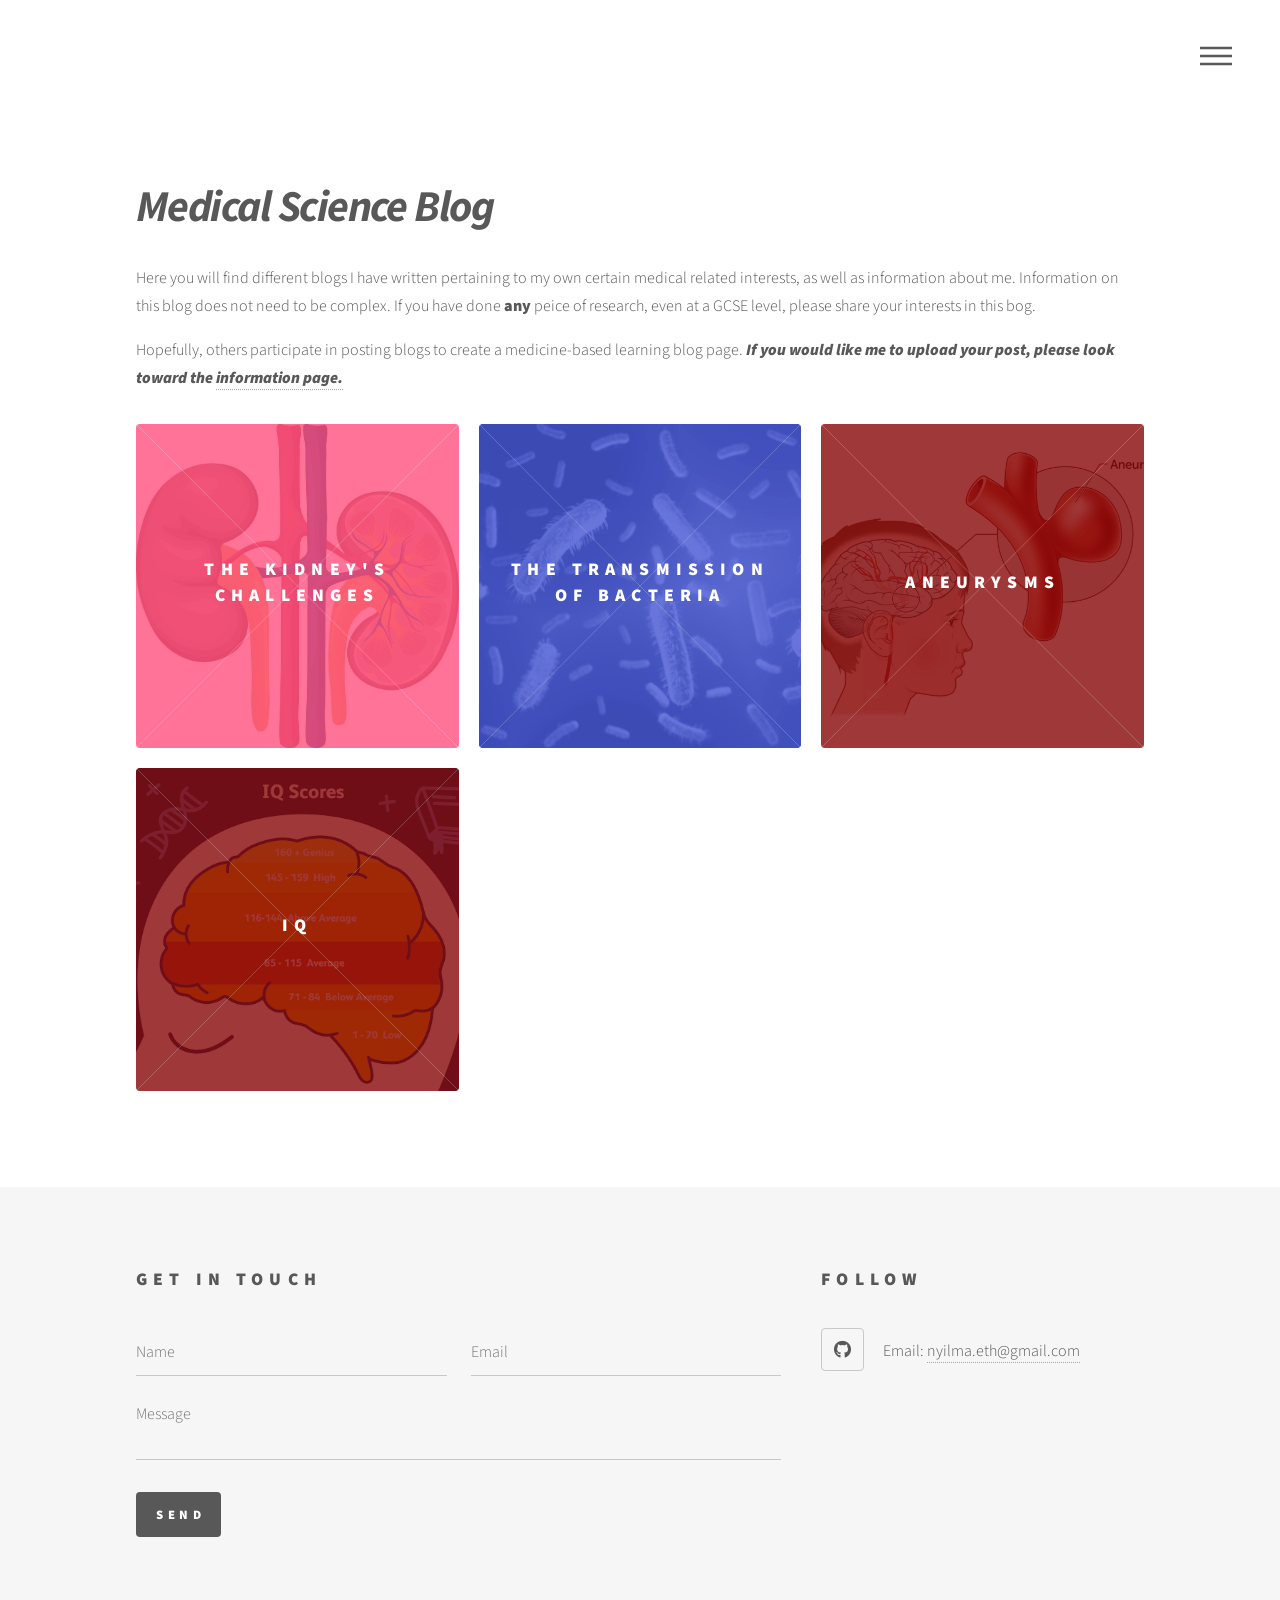
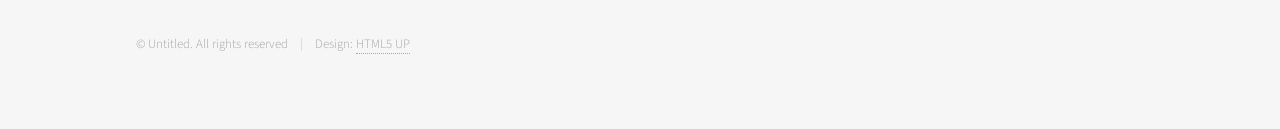
<file: index.html>
<!DOCTYPE HTML>
<!--
	Phantom by HTML5 UP
	html5up.net | @ajlkn
	Free for personal and commercial use under the CCA 3.0 license (html5up.net/license)
-->
<html>
	<head>
		<title>Medical Blog</title>
		<meta charset="utf-8" />
		<meta name="viewport" content="width=device-width, initial-scale=1, user-scalable=no" />
		<link rel="stylesheet" href="assets/css/main.css" />
		<noscript><link rel="stylesheet" href="assets/css/noscript.css" /></noscript>
	</head>
	<body class="is-preload">
		<!-- Wrapper -->
			<div id="wrapper">

				<!-- Header -->
					<header id="header">
						<div class="inner">

							<!-- Logo -->
								<a href="index.html" class="logo">
									
								</a>

							<!-- Nav -->
								<nav>
									<ul>
										<li><a href="#menu">Menu</a></li>
									</ul>
								</nav>

						</div>
					</header>

				<!-- Menu -->
					<nav id="menu">
						<h2>Menu</h2>
						<ul>
							<li><a href="index.html">Home</a></li>
							<li><a href="info.html">Information</a></li>
							<li><a href="about.html">About me</a></li>
						</ul>
					</nav>

				<!-- Main -->
					<div id="main">
						<div class="inner">
							<header>
								<h1><em>Medical Science Blog</em></h1>
								<p>Here you will find different blogs I have written pertaining to my own certain medical related interests, as well as information about me. Information on this blog does not need to be complex. If you have done <strong>any</strong> peice of research, even at a GCSE level, please share your interests in this bog.</a></p>
								<p>Hopefully, others participate in posting blogs to create a medicine-based learning blog page. <em><strong>If you would like me to upload your post, please look toward the <a href="info.html">information page. </strong></em></p></a>
							</header>
							<section class="tiles">
								<article class="style1">
									<span class="image">
										<img src="images/human-kidneys-image-of-human-kidneys-internal-organs-human-anatomy-illustration-vector.jpg" alt="" />
									</span>
									<a href="kidneys1.html">
										<h2>The Kidney's Challenges</h2>
										<div class="content">
											<p>In this post, three different challenges faced by the Kidney and how they are overcome are looked at. Written by Nathan Yilma</p>
										</div>
									</a>
								</article>
								<article class="style2 bacteria-tile">
									<span class="image">
										<img src="images/Header_ecoli.jpg" alt="" />
									</span>
									<a href="contact.html">
										<h2>The transmission of bacteria</h2>
										<div class="content">
											<p>This post looks at the 3 major ways of greeting someone through contact and how bacteria is transmitted during these greetings. Written by Nathan Yilma</p>
										</div>
									</a>
								</article>
								<article class="style3 bacteria-tile">
									<span class="image">
										<img src="images/any_image.png" alt="" />
									</span>
									<a href="wip.html">
										<h2>Aneurysms</h2>
										<div class="content">
											<p>This post goes over the dangers of an aneurysm and who you may know who is at risk of an aneurysm. May contain sensitive topics. #WIP#</p>
										</div>
									</a>
								</article>
								<article class="style3 bacteria-tile">
									<span class="image">
										<img src="downloads/iq icon.png" alt="" />
									</span>
									<a href="iq.html">
										<h2>IQ</h2>
										<div class="content">
											<p>This post goes over what IQ really is and its relevance. Written by Nathan Yilma</p>
										</div>
									</a>
								</article>
							</section>
						</div>
					</div>

				<!-- Footer -->
					<footer id="footer">
						<div class="inner">
							<section>
								<h2>Get in touch</h2>
								<form method="POST" action="https://formsubmit.co/nyilma.eth@gmail.com">
									<div class="fields">
										<div class="field half">
											<input type="text" name="name" id="name" placeholder="Name" />
										</div>
										<div class="field half">
											<input type="email" name="email" id="email" placeholder="Email" />
										</div>
										<div class="field">
											<textarea name="message" id="message" placeholder="Message"></textarea>
										</div>
									</div>
									<ul class="actions">
										<li><input type="submit" value="Send" class="primary" /></li>
									</ul>
									<input type="hidden" name="_captcha" value="false">
									<input type="hidden" name="_next" value="https://crusade3r.github.io/MedicalBlog/">
									<input type="hidden" name="_subject" value="New MedicalBlog Contact">
								</form>
							</section>
							<section>
								<h2>Follow</h2>
								<ul class="icons">
									<li><a href="https://github.com/crusade3r/" class="icon brands style2 fa-github"><span class="label">GitHub</span></a></li>
										<li>
										    <p>Email: <a href="mailto:nyilma.eth@gmail.com">nyilma.eth@gmail.com</a></p>
										</li>
										
								</ul>
							</section>
							<ul class="copyright">
								<li>&copy; Untitled. All rights reserved</li><li>Design: <a href="http://html5up.net">HTML5 UP</a></li>
							</ul>
						</div>
					</footer>

			</div>

		<!-- Scripts -->
			<script src="assets/js/jquery.min.js"></script>
			<script src="assets/js/browser.min.js"></script>
			<script src="assets/js/breakpoints.min.js"></script>
			<script src="assets/js/util.js"></script>
			<script src="assets/js/main.js"></script>

	</body>
</html>
</file>
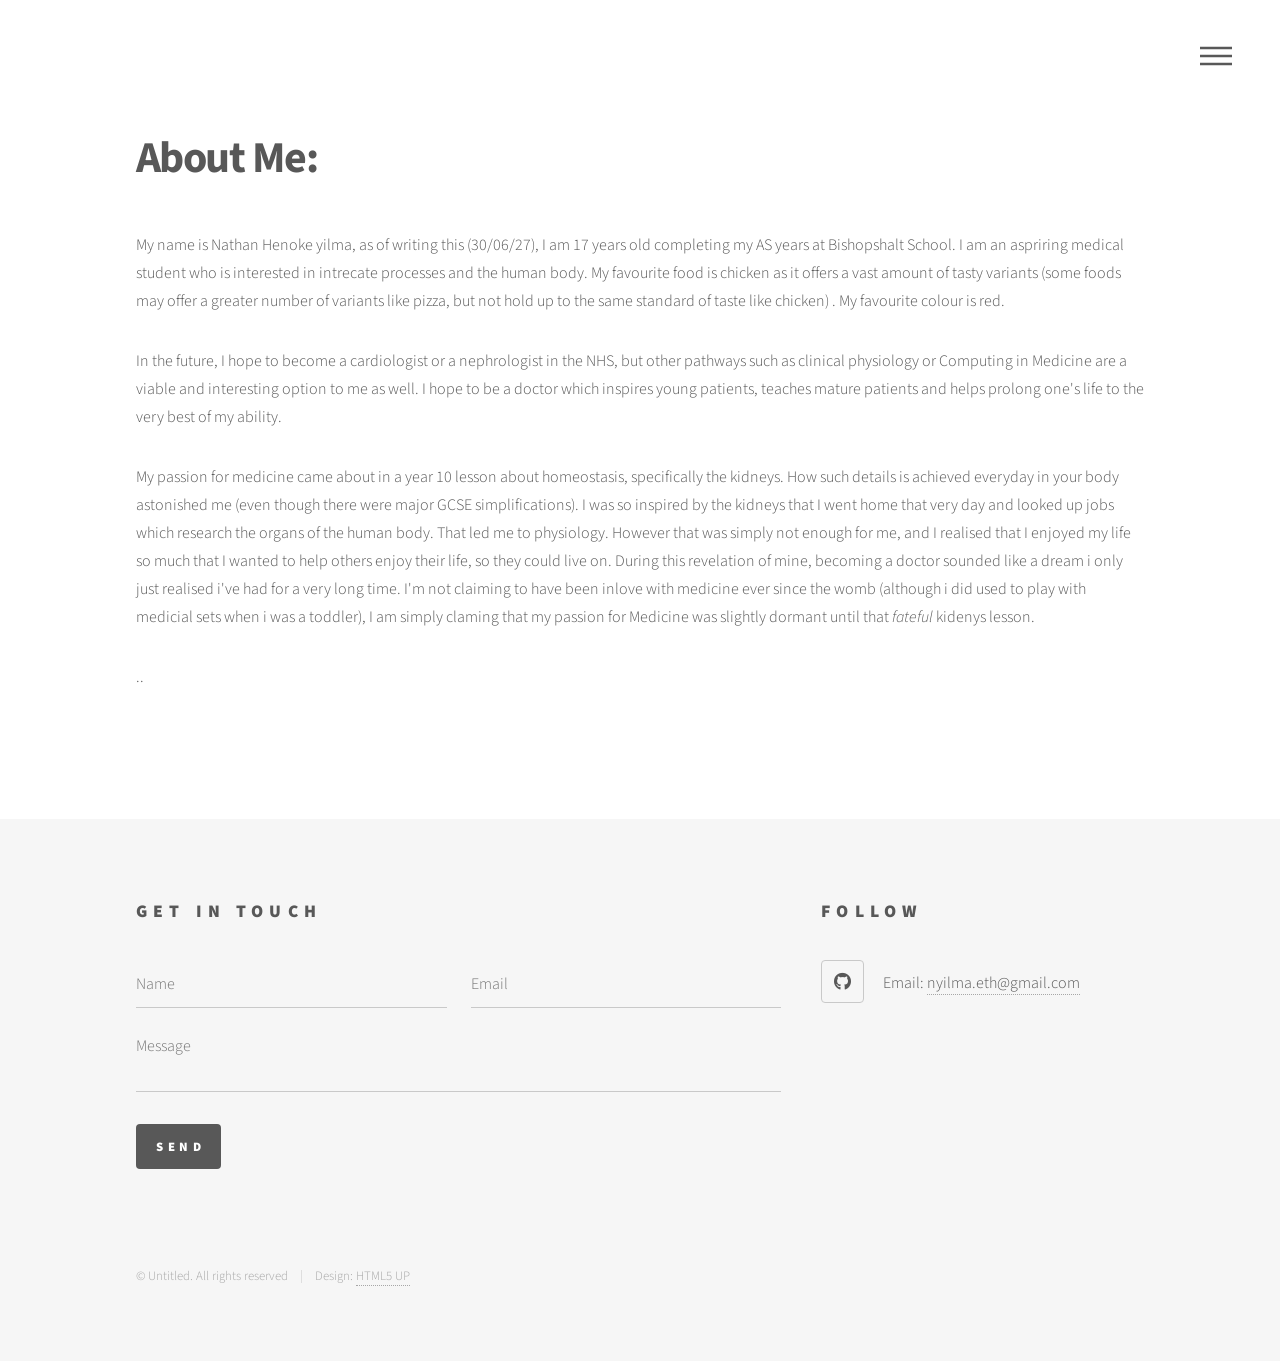
<file: about.html>
<!DOCTYPE HTML>
<!--
	Phantom by HTML5 UP
	html5up.net | @ajlkn
	Free for personal and commercial use under the CCA 3.0 license (html5up.net/license)
-->
<html>
	<head>
		<title>Kidney's Challenges</title>
		<meta charset="utf-8" />
		<meta name="viewport" content="width=device-width, initial-scale=1, user-scalable=no" />
		<link rel="stylesheet" href="assets/css/main.css" />
		<noscript><link rel="stylesheet" href="assets/css/noscript.css" /></noscript>
	</head>
	<body class="is-preload">
		<!-- Wrapper -->
			<div id="wrapper">

				<!-- Header -->
					<header id="header">
						<div class="inner">

							<!-- Nav -->
								<nav>
									<ul>
										<li><a href="#menu">Menu</a></li>
									</ul>
								</nav>

						</div>
					</header>

				<!-- Menu -->
					<nav id="menu">
    <h2>Menu</h2>
    <ul>
        <li><a href="index.html">Home</a></li>
        <li><a href="info.html">Information</a></li>
        <li><a href="about.html">About me</a></li>
    </ul>
</nav>

				<!-- Main -->
					<div id="main">
						<div class="inner">
							<h1>About Me:</h1>
							<p>My name is Nathan Henoke yilma, as of writing this (30/06/27), I am 17 years old completing my AS years at Bishopshalt School. I am an aspriring medical student who is interested in intrecate processes and the human body. My favourite food is chicken as it offers a vast amount of tasty variants (some foods may offer a greater number of variants like pizza, but not hold up to the same standard of taste like chicken) . My favourite colour is red.</p>
							<p>In the future, I hope to become a cardiologist or a nephrologist in the NHS, but other pathways such as clinical physiology or Computing in Medicine are a viable and interesting option to me as well. I hope to be a doctor which inspires young patients, teaches mature patients and helps prolong one's life to the very best of my ability.</p>
							<p>My passion for medicine came about in a year 10 lesson about homeostasis, specifically the kidneys. How such details is achieved everyday in your body astonished me (even though there were major GCSE simplifications). I was so inspired by the kidneys that I went home that very day and looked up jobs which research the organs of the human body. That led me to physiology. However that was simply not enough for me, and I realised that I enjoyed my life so much that I wanted to help others enjoy their life, so they could live on. During this revelation of mine, becoming a doctor sounded like a dream i only just realised i've had for a very long time. I'm not claiming to have been inlove with medicine ever since the womb (although i did used to play with medicial sets when i was a toddler), I am simply claming that my passion for Medicine was slightly dormant until that <em>fateful</em> kidenys lesson. </p>
							<p>..</p>
						</div>
					</div>

				<!-- Footer -->
					<footer id="footer">
						<div class="inner">
							<section>
								<h2>Get in touch</h2>
								<form method="POST" action="https://formsubmit.co/nyilma.eth@gmail.com">
									<div class="fields">
										<div class="field half">
											<input type="text" name="name" id="name" placeholder="Name" />
										</div>
										<div class="field half">
											<input type="email" name="email" id="email" placeholder="Email" />
										</div>
										<div class="field">
											<textarea name="message" id="message" placeholder="Message"></textarea>
										</div>
									</div>
									<ul class="actions">
										<li><input type="submit" value="Send" class="primary" /></li>
									</ul>
									<input type="hidden" name="_captcha" value="false">
									<input type="hidden" name="_next" value="https://crusade3r.github.io/MedicalBlog/">
									<input type="hidden" name="_subject" value="New MedicalBlog Contact">
								</form>
							</section>
							<section>
								<h2>Follow</h2>
								<ul class="icons">
									<li><a href="https://github.com/crusade3r/" class="icon brands style2 fa-github"><span class="label">GitHub</span></a></li>
									<li><p>
										    Email:
										    <a href="mailto:nyilma.eth@gmail.com">nyilma.eth@gmail.com</a>
										</p>
										
								</ul>
							</section>
							<ul class="copyright">
								<li>&copy; Untitled. All rights reserved</li><li>Design: <a href="http://html5up.net">HTML5 UP</a></li>
							</ul>
						</div>
					</footer>

			</div>


		<!-- Scripts -->
			<script src="assets/js/jquery.min.js"></script>
			<script src="assets/js/browser.min.js"></script>
			<script src="assets/js/breakpoints.min.js"></script>
			<script src="assets/js/util.js"></script>
			<script src="assets/js/main.js"></script>

	</body>
</html>
</file>
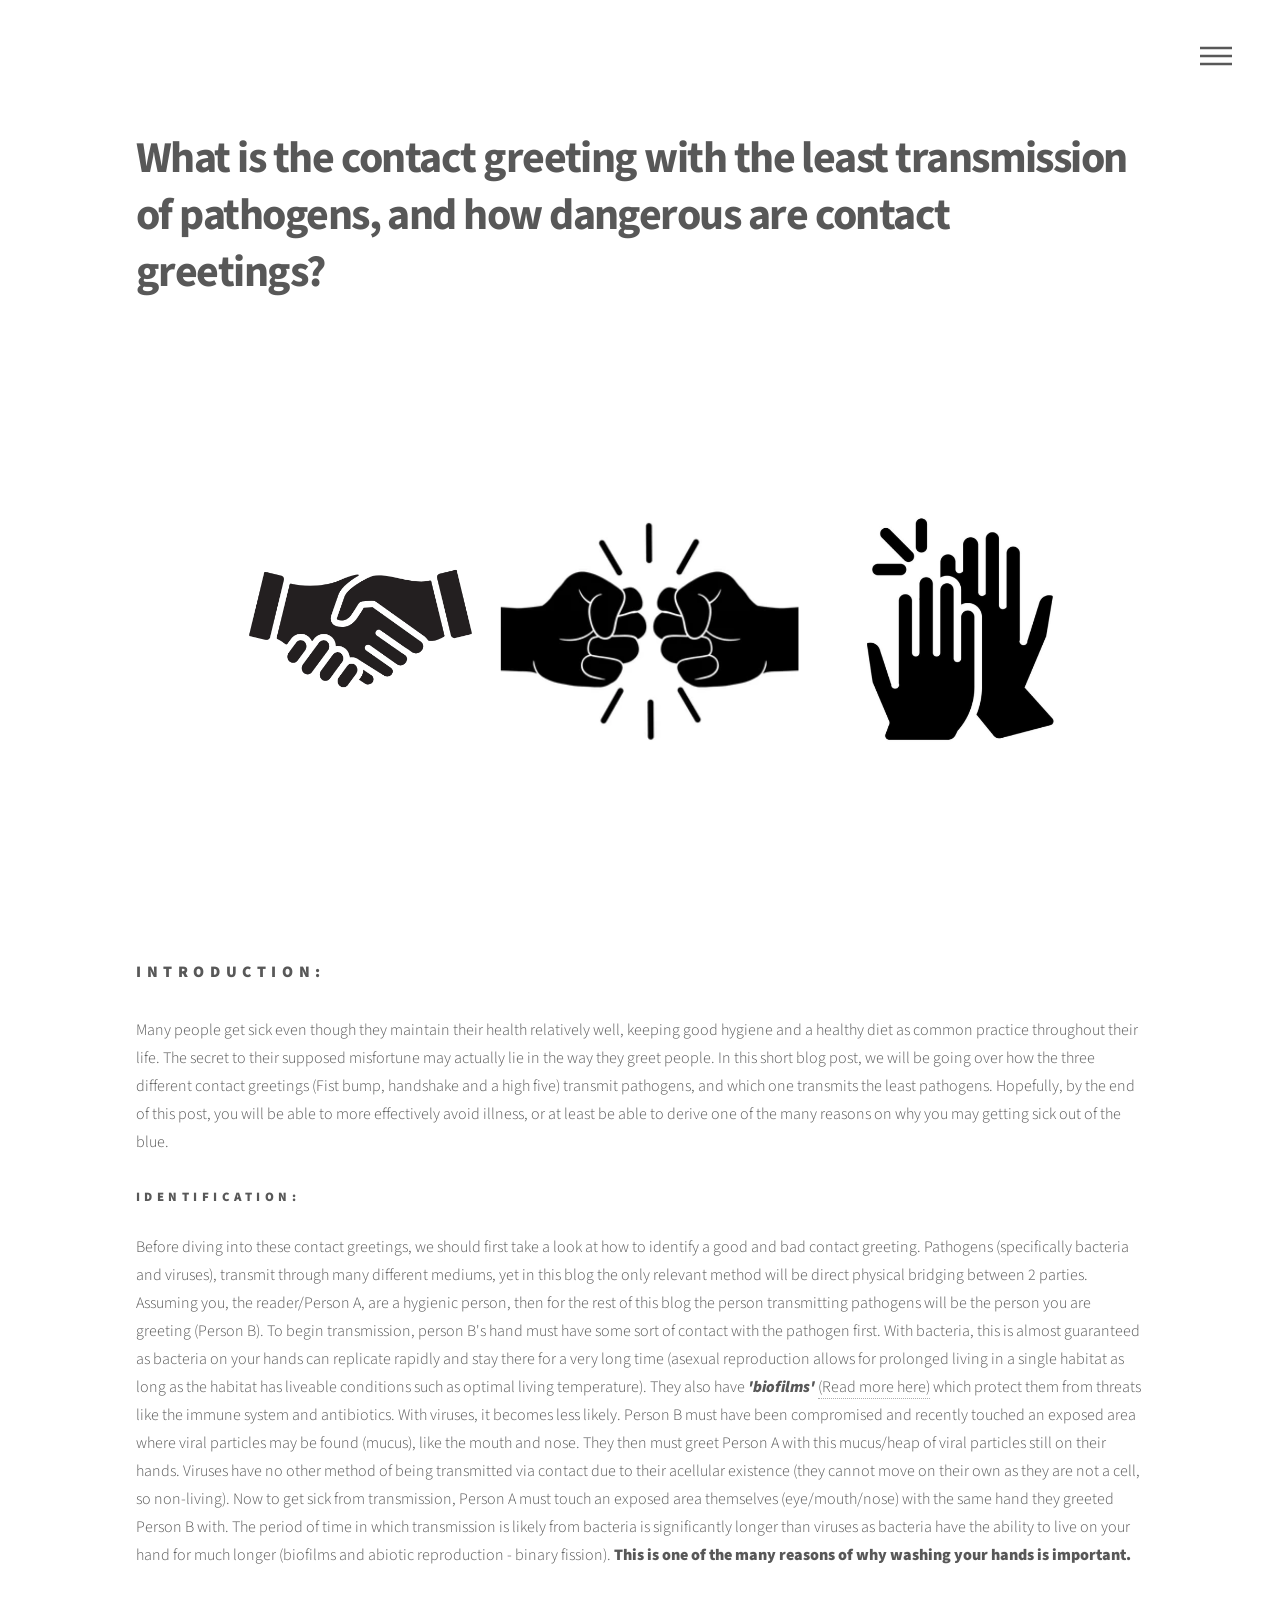
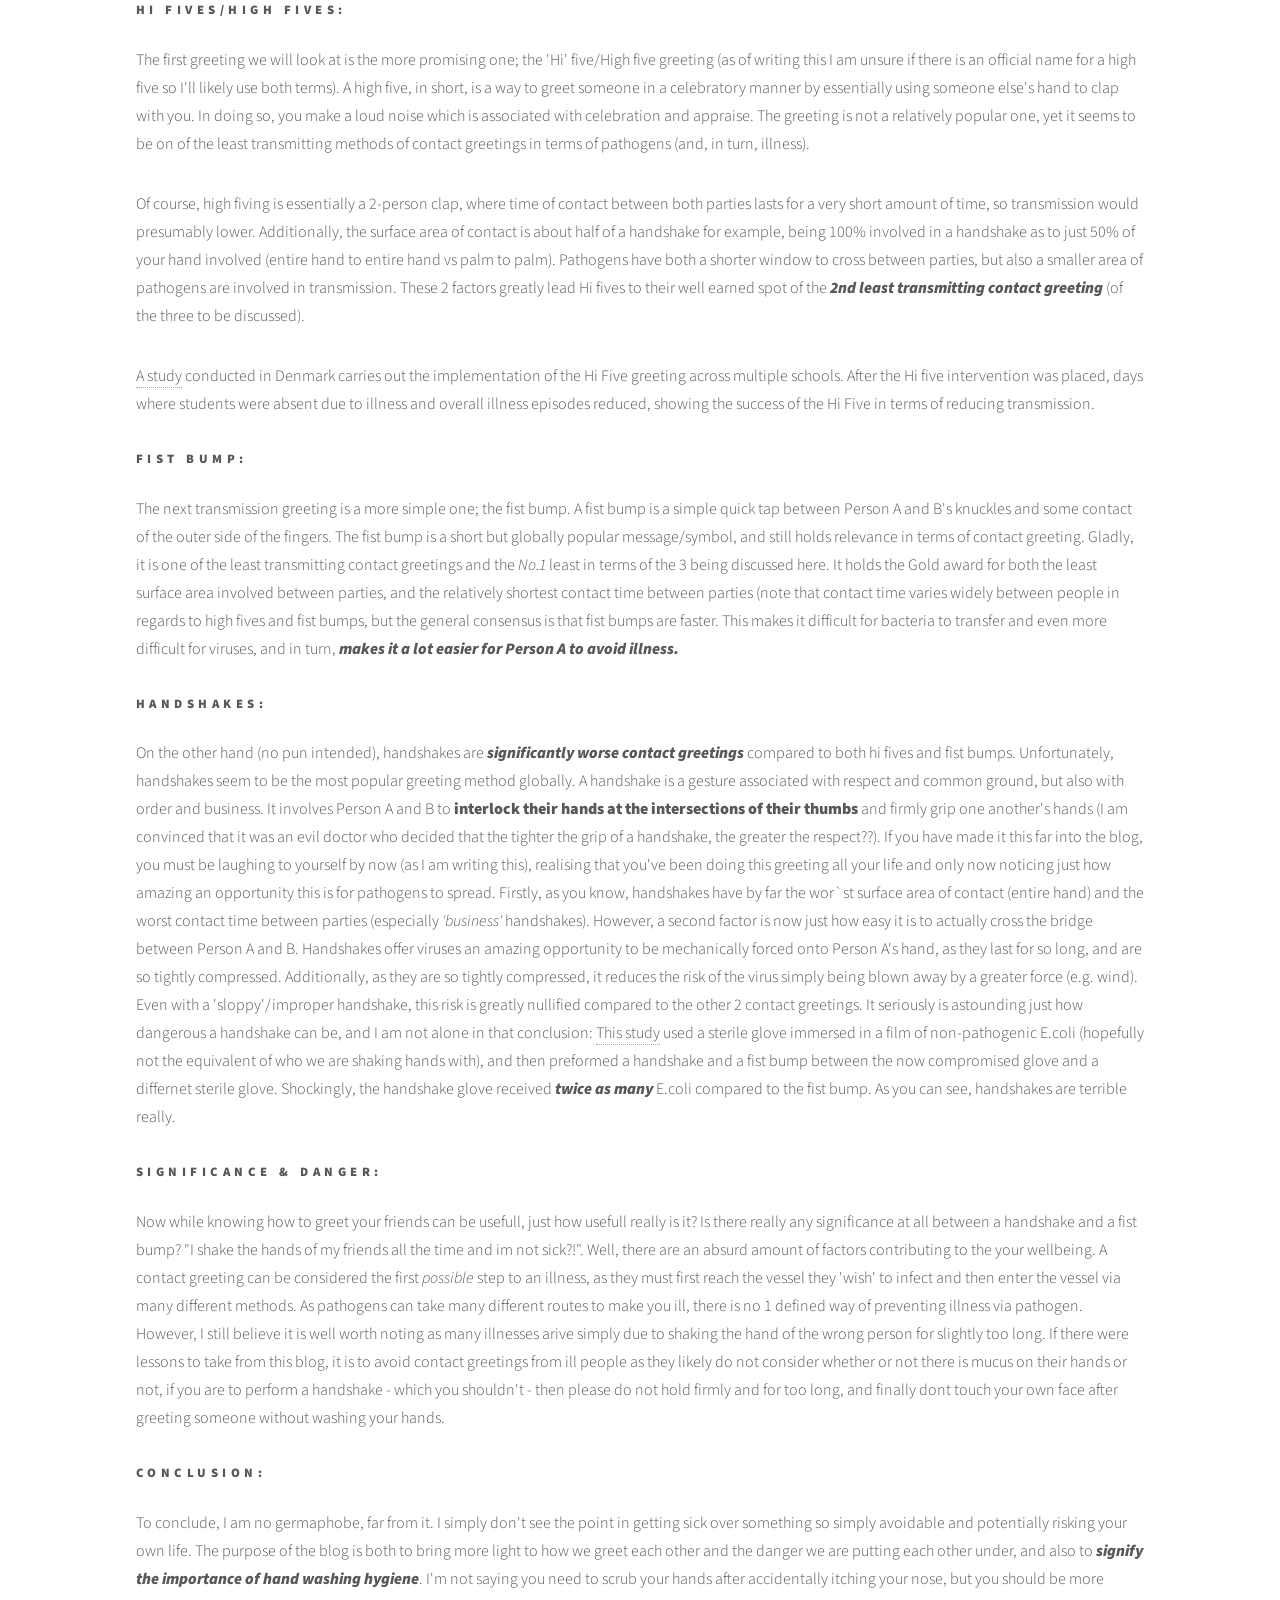
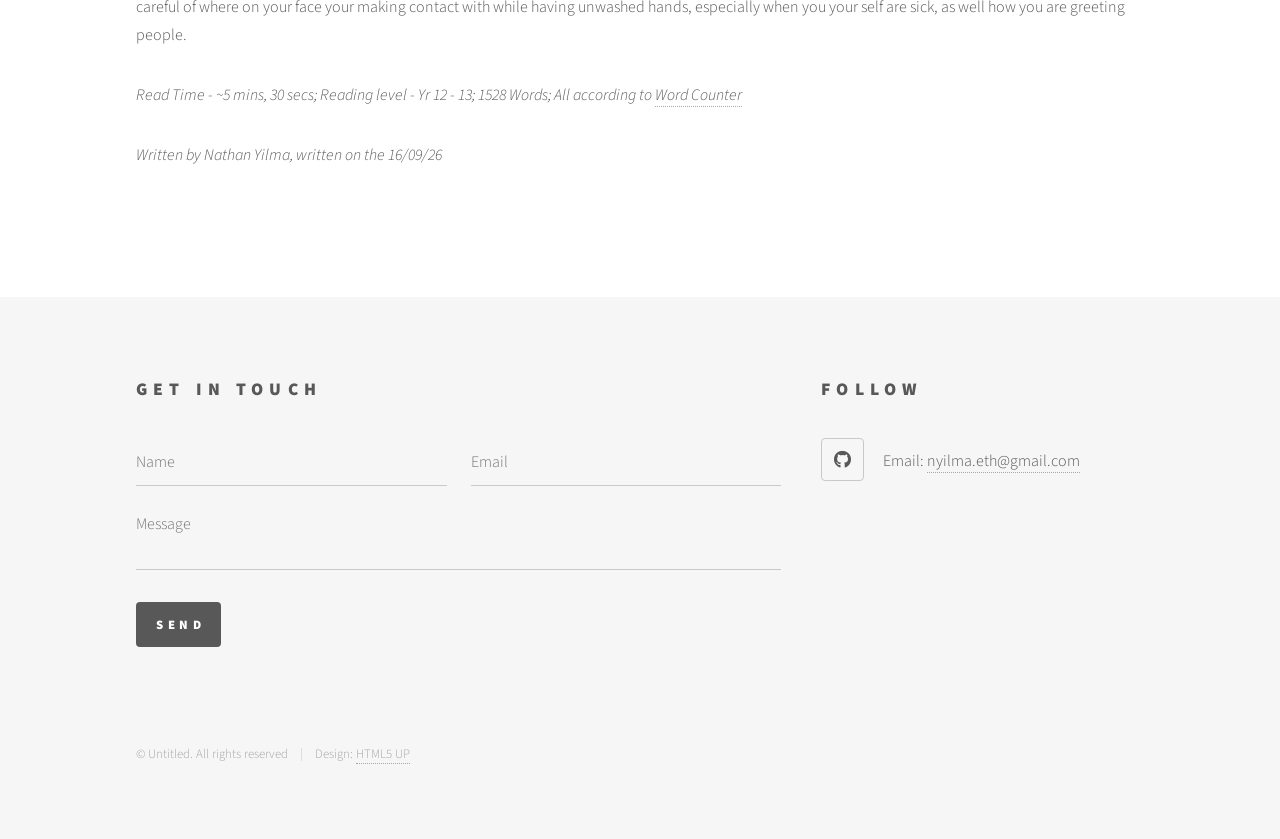
<file: contact.html>
<!DOCTYPE HTML>
<!--
	Phantom by HTML5 UP
	html5up.net | @ajlkn
	Free for personal and commercial use under the CCA 3.0 license (html5up.net/license)
-->
<html>
	<head>
		<title>Transmission in Greeting</title>
		<meta charset="utf-8" />
		<meta name="viewport" content="width=device-width, initial-scale=1, user-scalable=no" />
		<link rel="stylesheet" href="assets/css/main.css" />
		<noscript><link rel="stylesheet" href="assets/css/noscript.css" /></noscript>
	</head>
	<body class="is-preload">
		<!-- Wrapper -->
			<div id="wrapper">

				<!-- Header -->
					<header id="header">
						<div class="inner">

							<!-- Nav -->
								<nav>
									<ul>
										<li><a href="#menu">Menu</a></li>
									</ul>
								</nav>

						</div>
					</header>

				<!-- Menu -->
					<nav id="menu">
    <h2>Menu</h2>
    <ul>
        <li><a href="index.html">Home</a></li>
        <li><a href="info.html">Information</a></li>
        <li><a href="about.html">About me</a></li>
    </ul>
</nav>

				<!-- Main -->
					<div id="main">
						<div class="inner">
							<h1>What is the contact greeting with the least transmission of pathogens, and how dangerous are contact greetings?</h1>
							<span class="image main"><img src="downloads/Untitled design.png" alt="" /></span>
							<h3>Introduction:</h3>
							<p>Many people get sick even though they maintain their health relatively well, keeping good hygiene and a healthy diet as common practice throughout their life. The secret to their supposed misfortune may actually lie in the way they greet people. In this short blog post, we will be going over how the three different contact greetings (Fist bump, handshake and a high five) transmit pathogens, and which one transmits the least pathogens. Hopefully, by the end of this post, you will be able to more effectively avoid illness, or at least be able to derive one of the many reasons on why you may getting sick out of the blue.</p>
							<h4>Identification:</h4>
							<p>Before diving into these contact greetings, we should first take a look at how to identify a good and bad contact greeting. Pathogens (specifically bacteria and viruses), transmit through many different mediums, yet in this blog the only relevant method will be direct physical bridging between 2 parties. Assuming you, the reader/Person A, are a hygienic person, then for the rest of this blog the person transmitting pathogens will be the person you are greeting (Person B). To begin transmission, person B's hand must have some sort of contact with the pathogen first. With bacteria, this is almost guaranteed as bacteria on your hands can replicate rapidly and stay there for a very long time (asexual reproduction allows for prolonged living in a single habitat as long as the habitat has liveable conditions such as optimal living temperature). They also have <em><strong>'biofilms'</em></strong> <a href="https://pmc.ncbi.nlm.nih.gov/articles/PMC10117668/">(Read more here)</a> which protect them from threats like the immune system and antibiotics. With viruses, it becomes less likely. Person B must have been compromised and recently touched an exposed area where viral particles may be found (mucus), like the mouth and nose. They then must greet Person A with this mucus/heap of viral particles still on their hands. Viruses have no other method of being transmitted via contact due to their acellular existence (they cannot move on their own as they are not a cell, so non-living). Now to get sick from transmission, Person A must touch an exposed area themselves (eye/mouth/nose) with the same hand they greeted Person B with. The period of time in which transmission is likely from bacteria is significantly longer than viruses as bacteria have the ability to live on your hand for much longer (biofilms and abiotic reproduction - binary fission). <strong>This is one of the many reasons of why washing your hands is important.</strong> 
							<h4>Hi Fives/High Fives:</h4>
							<p>The first greeting we will look at is the more promising one; the 'Hi' five/High five greeting (as of writing this I am unsure if there is an official name for a high five so I'll likely use both terms). A high five, in short, is a way to greet someone in a celebratory manner by essentially using someone else's hand to clap with you. In doing so, you make a loud noise which is associated with celebration and appraise. The greeting is not a relatively popular one, yet it seems to be on of the least transmitting methods of contact greetings in terms of pathogens (and, in turn, illness).</p>
							<p>Of course, high fiving is essentially a 2-person clap, where time of contact between both parties lasts for a very short amount of time, so transmission would presumably lower. Additionally, the surface area of contact is about half of a handshake for example, being 100% involved in a handshake as to just 50% of your hand involved (entire hand to entire hand vs palm to palm). Pathogens have both a shorter window to cross between parties, but also a smaller area of pathogens are involved in transmission. These 2 factors greatly lead Hi fives to their well earned spot of the <strong><em>2nd least transmitting contact greeting</em></strong> (of the three to be discussed).</p>
							<p> <a href="https://pubmed.ncbi.nlm.nih.gov/29305282/">A study</a> conducted in Denmark carries out the implementation of the Hi Five greeting across multiple schools. After the Hi five intervention was placed, days where students were absent due to illness and overall illness episodes reduced, showing the success of the Hi Five in terms of reducing transmission.</p>
							<h4>Fist Bump:</h4>
							<p>The next transmission greeting is a more simple one; the fist bump. A fist bump is a simple quick tap between Person A and B's knuckles and some contact of the outer side of the fingers. The fist bump is a short but globally popular message/symbol, and still holds relevance in terms of contact greeting. Gladly, it is one of the least transmitting contact greetings and the <em><stron>No.1</stron></em> least in terms of the 3 being discussed here. It holds the Gold award for both the least surface area involved between parties, and the relatively shortest contact time between parties (note that contact time varies widely between people in regards to high fives and fist bumps, but the general consensus is that fist bumps are faster. This makes it difficult for bacteria to transfer and even more difficult for viruses, and in turn, <em><strong>makes it a lot easier for Person A to avoid illness.</em></strong> </p>
							<h4>Handshakes:</h4>
							<p>On the other hand (no pun intended), handshakes are <strong><em>significantly worse contact greetings</em></strong> compared to both hi fives and fist bumps. Unfortunately, handshakes seem to be the most popular greeting method globally. A handshake is a gesture associated with respect and common ground, but also with order and business. It involves Person A and B to <strong>interlock their hands at the intersections of their thumbs</strong> and firmly grip one another's hands (I am convinced that it was an evil doctor who decided that the tighter the grip of a handshake, the greater the respect??). If you have made it this far into the blog, you must be laughing to yourself by now (as I am writing this), realising that you've been doing this greeting all your life and only now noticing just how amazing an opportunity this is for pathogens to spread. Firstly, as you know, handshakes have by far the wor`st surface area of contact (entire hand) and the worst contact time between parties (especially <em>'business'</em> handshakes). However, a second factor is now just how easy it is to actually cross the bridge between Person A and B. Handshakes offer viruses an amazing opportunity to be mechanically forced onto Person A's hand, as they last for so long, and are so tightly compressed. Additionally, as they are so tightly compressed, it reduces the risk of the virus simply being blown away by a greater force (e.g. wind). Even with a 'sloppy'/improper handshake, this risk is greatly nullified compared to the other 2 contact greetings. It seriously is astounding just how dangerous a handshake can be, and I am not alone in that conclusion: <a href="https://www.sciencedirect.com/science/article/abs/pii/S0196655314006592">This study</a> used a sterile glove immersed  in a film of non-pathogenic E.coli (hopefully not the equivalent of who we are shaking hands with), and then preformed a handshake and a fist bump between the now compromised glove and a differnet sterile glove. Shockingly, the handshake glove received <em><strong>twice as many</strong></em> E.coli compared to the fist bump. As you can see, handshakes are terrible really.</p>
							<h4>Significance & Danger:</h4>
							<p>Now while knowing how to greet your friends can be usefull, just how usefull really is it? Is there really any significance at all between a handshake and a fist bump? "I shake the hands of my friends all the time and im not sick?!". Well, there are an absurd amount of factors contributing to the your wellbeing. A contact greeting can be considered the first <em>possible</em> step to an illness, as they must first reach the vessel they 'wish' to infect and then enter the vessel via many different methods. As pathogens can take many different routes to make you ill, there is no 1 defined way of preventing illness via pathogen. However, I still believe it is well worth noting as many illnesses arive simply due to shaking the hand of the wrong person for slightly too long. If there were lessons to take from this blog, it is to avoid contact greetings from ill people as they likely do not consider whether or not there is mucus on their hands or not, if you are to perform a handshake - which you shouldn't - then please do not hold firmly and for too long, and finally dont touch your own face after greeting someone without washing your hands.</p>
							<h4>Conclusion:</h4>
							<p>To conclude, I am no germaphobe, far from it. I simply don't see the point in getting sick over something so simply avoidable and potentially risking your own life. The purpose of the blog is both to bring more light to how we greet each other and the danger we are putting each other under, and also to <em><strong>signify the importance of hand washing hygiene</strong></em>. I'm not saying you need to scrub your hands after accidentally itching your nose, but you should be more careful of where on your face your making contact with while having unwashed hands, especially when you your self are sick, as well how you are greeting people.</p>
							<p><em>Read Time - ~5 mins, 30 secs; Reading level - Yr 12 - 13; 1528 Words; All according to <a href="https://wordcounter.net/">Word Counter</a></em></p>
							<p><em>Written by Nathan Yilma, written on the 16/09/26</em></p>
						</div>
					</div>

				<!-- Footer -->
					<footer id="footer">
						<div class="inner">
							<section>
								<h2>Get in touch</h2>
								<form method="POST" action="https://formsubmit.co/nyilma.eth@gmail.com">
									<div class="fields">
										<div class="field half">
											<input type="text" name="name" id="name" placeholder="Name" />
										</div>
										<div class="field half">
											<input type="email" name="email" id="email" placeholder="Email" />
										</div>
										<div class="field">
											<textarea name="message" id="message" placeholder="Message"></textarea>
										</div>
									</div>
									<ul class="actions">
										<li><input type="submit" value="Send" class="primary" /></li>
									</ul>
									<input type="hidden" name="_captcha" value="false">
									<input type="hidden" name="_next" value="https://crusade3r.github.io/MedicalBlog/">
									<input type="hidden" name="_subject" value="New MedicalBlog Contact">
								</form>
							</section>
							<section>
								<h2>Follow</h2>
								<ul class="icons">
									<li><a href="https://github.com/crusade3r/" class="icon brands style2 fa-github"><span class="label">GitHub</span></a></li>
									<li><p>
										    Email:
										    <a href="mailto:nyilma.eth@gmail.com">nyilma.eth@gmail.com</a>
										</p>
										
								</ul>
							</section>
							<ul class="copyright">
								<li>&copy; Untitled. All rights reserved</li><li>Design: <a href="http://html5up.net">HTML5 UP</a></li>
							</ul>
						</div>
					</footer>

			</div>


		<!-- Scripts -->
			<script src="assets/js/jquery.min.js"></script>
			<script src="assets/js/browser.min.js"></script>
			<script src="assets/js/breakpoints.min.js"></script>
			<script src="assets/js/util.js"></script>
			<script src="assets/js/main.js"></script>

	</body>
</html>
</file>
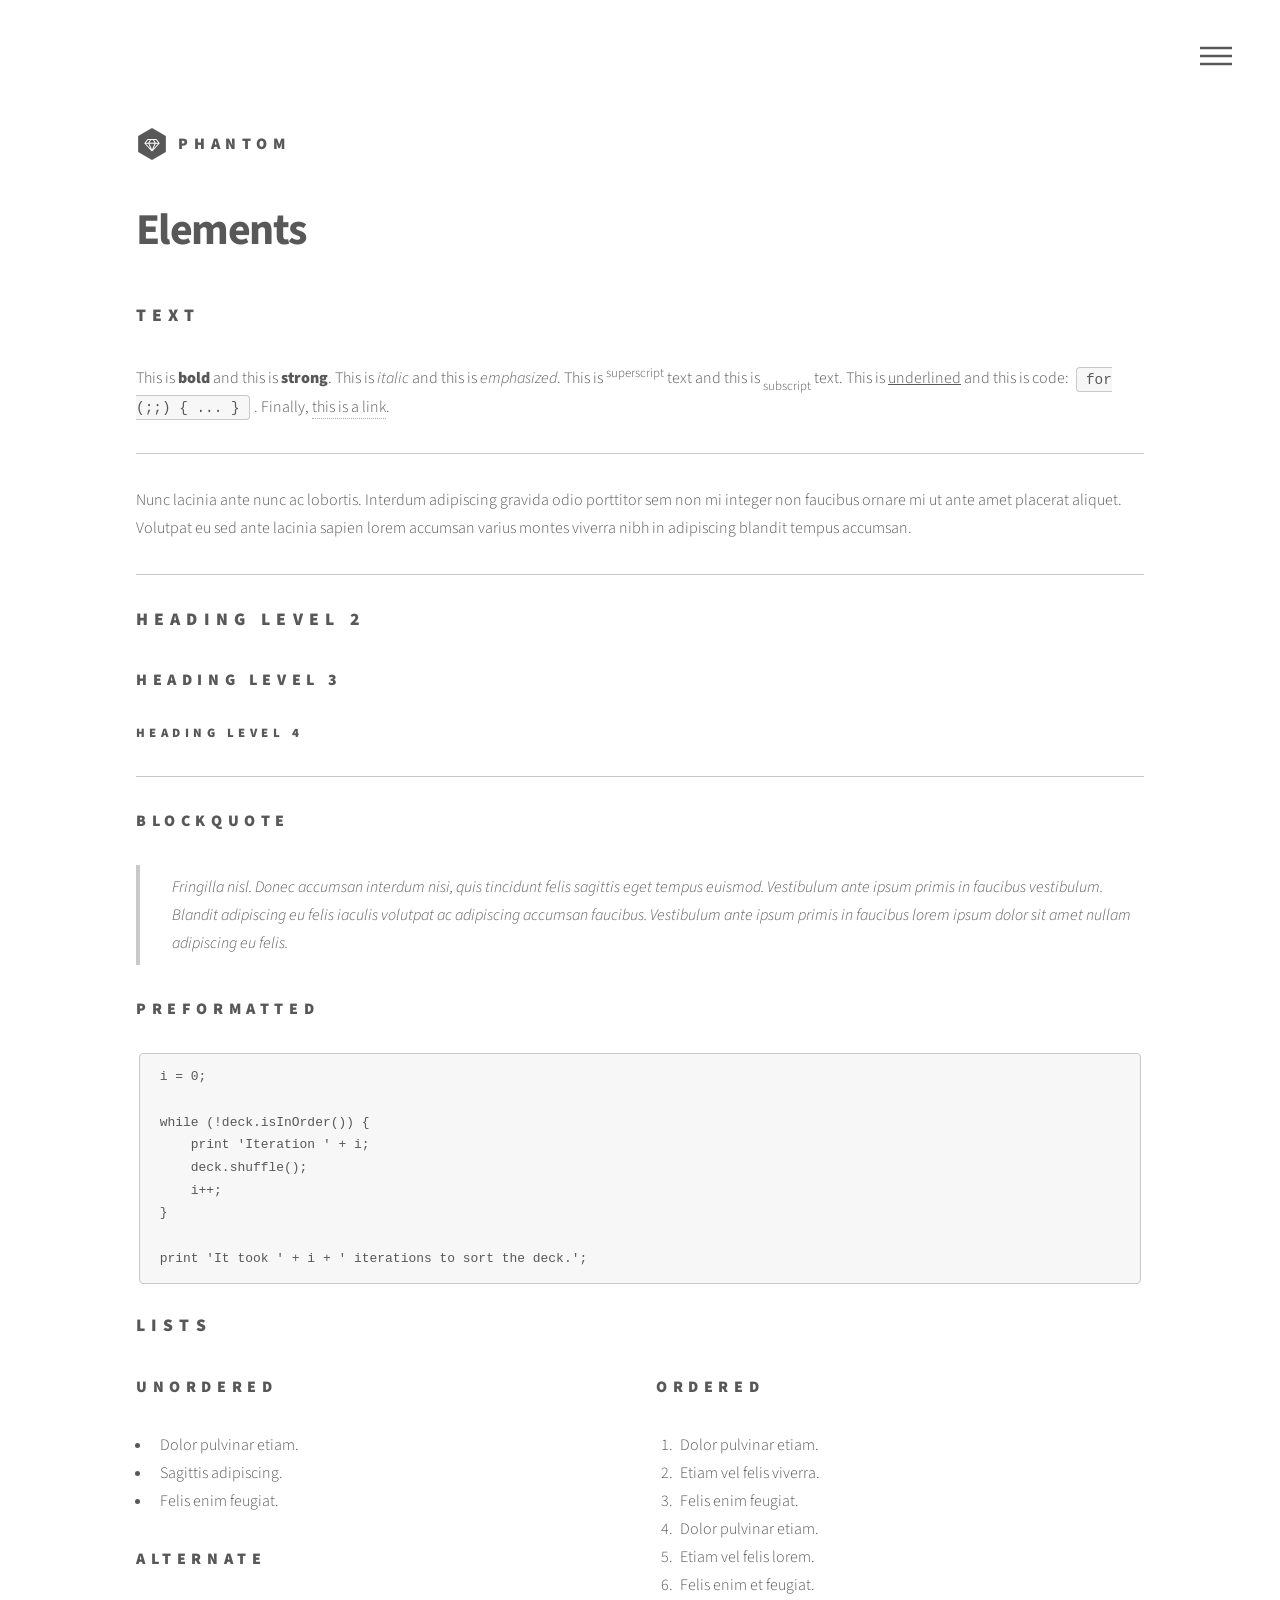
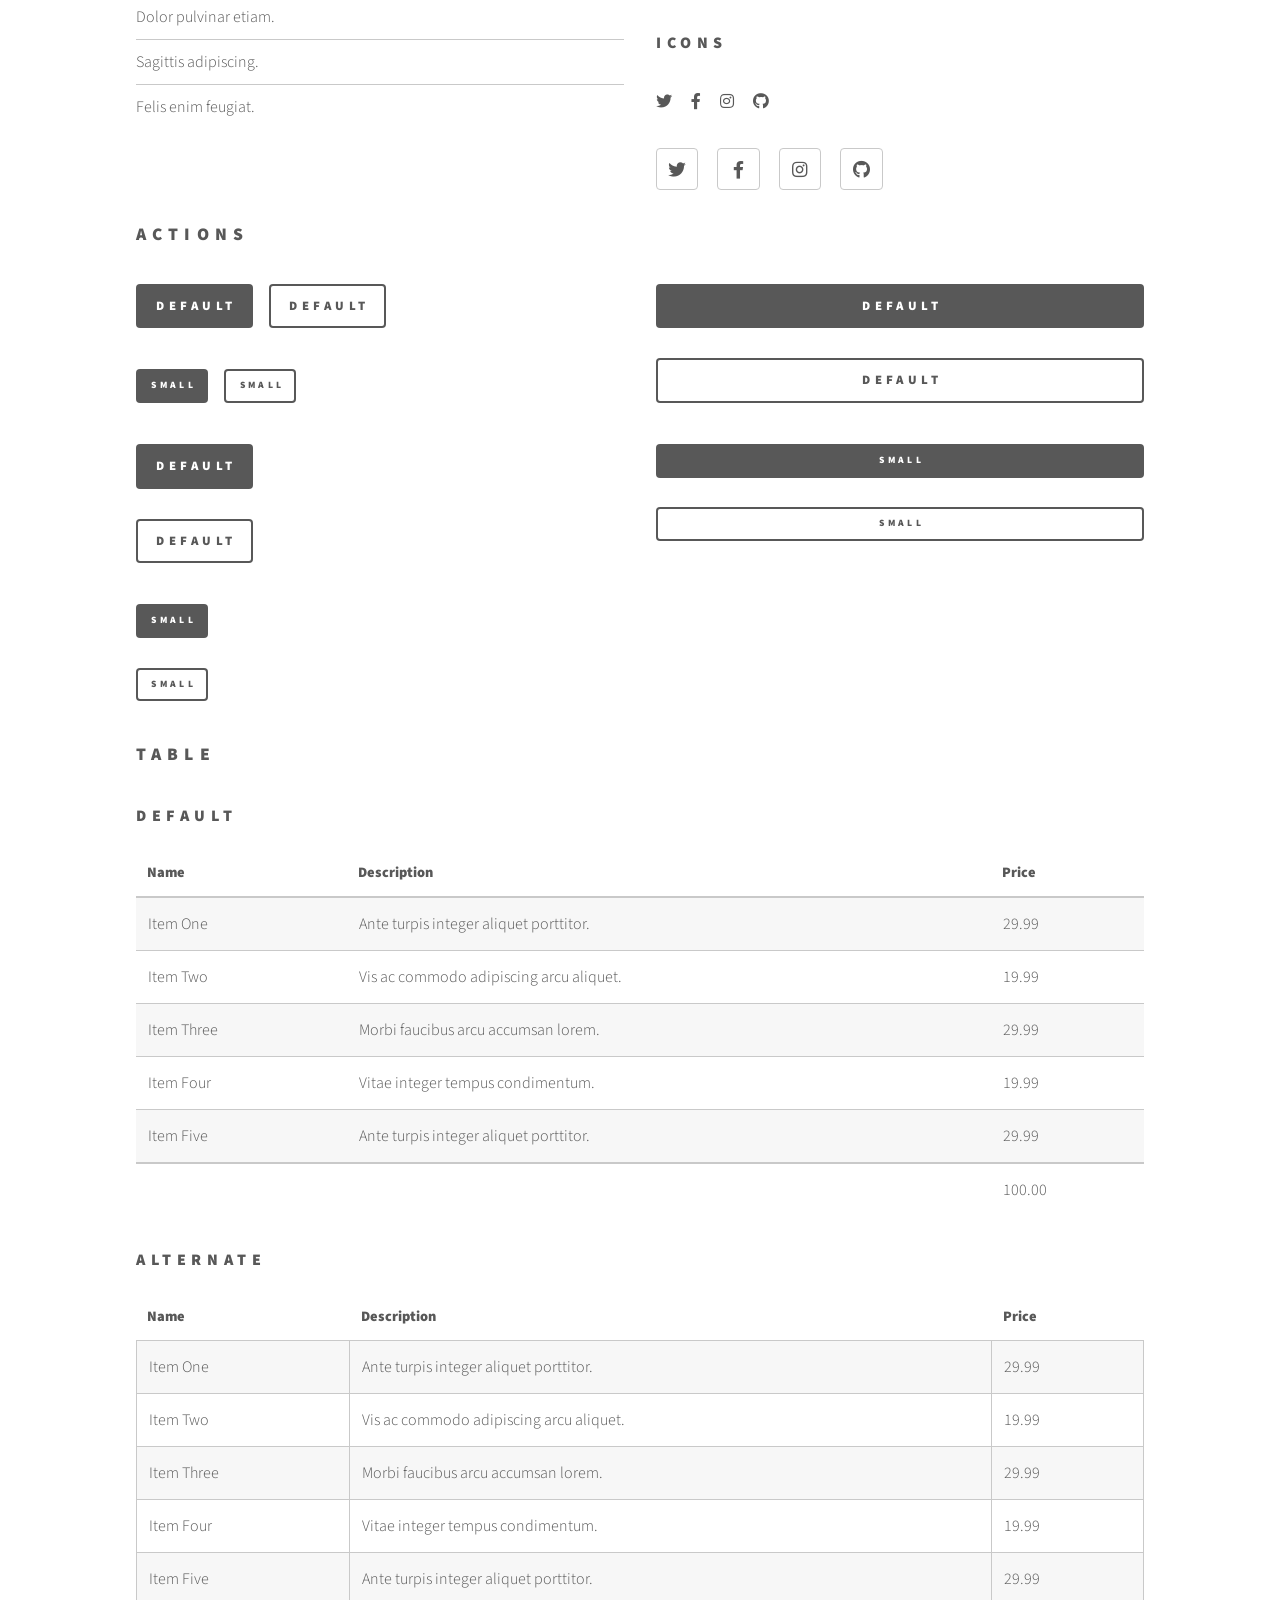
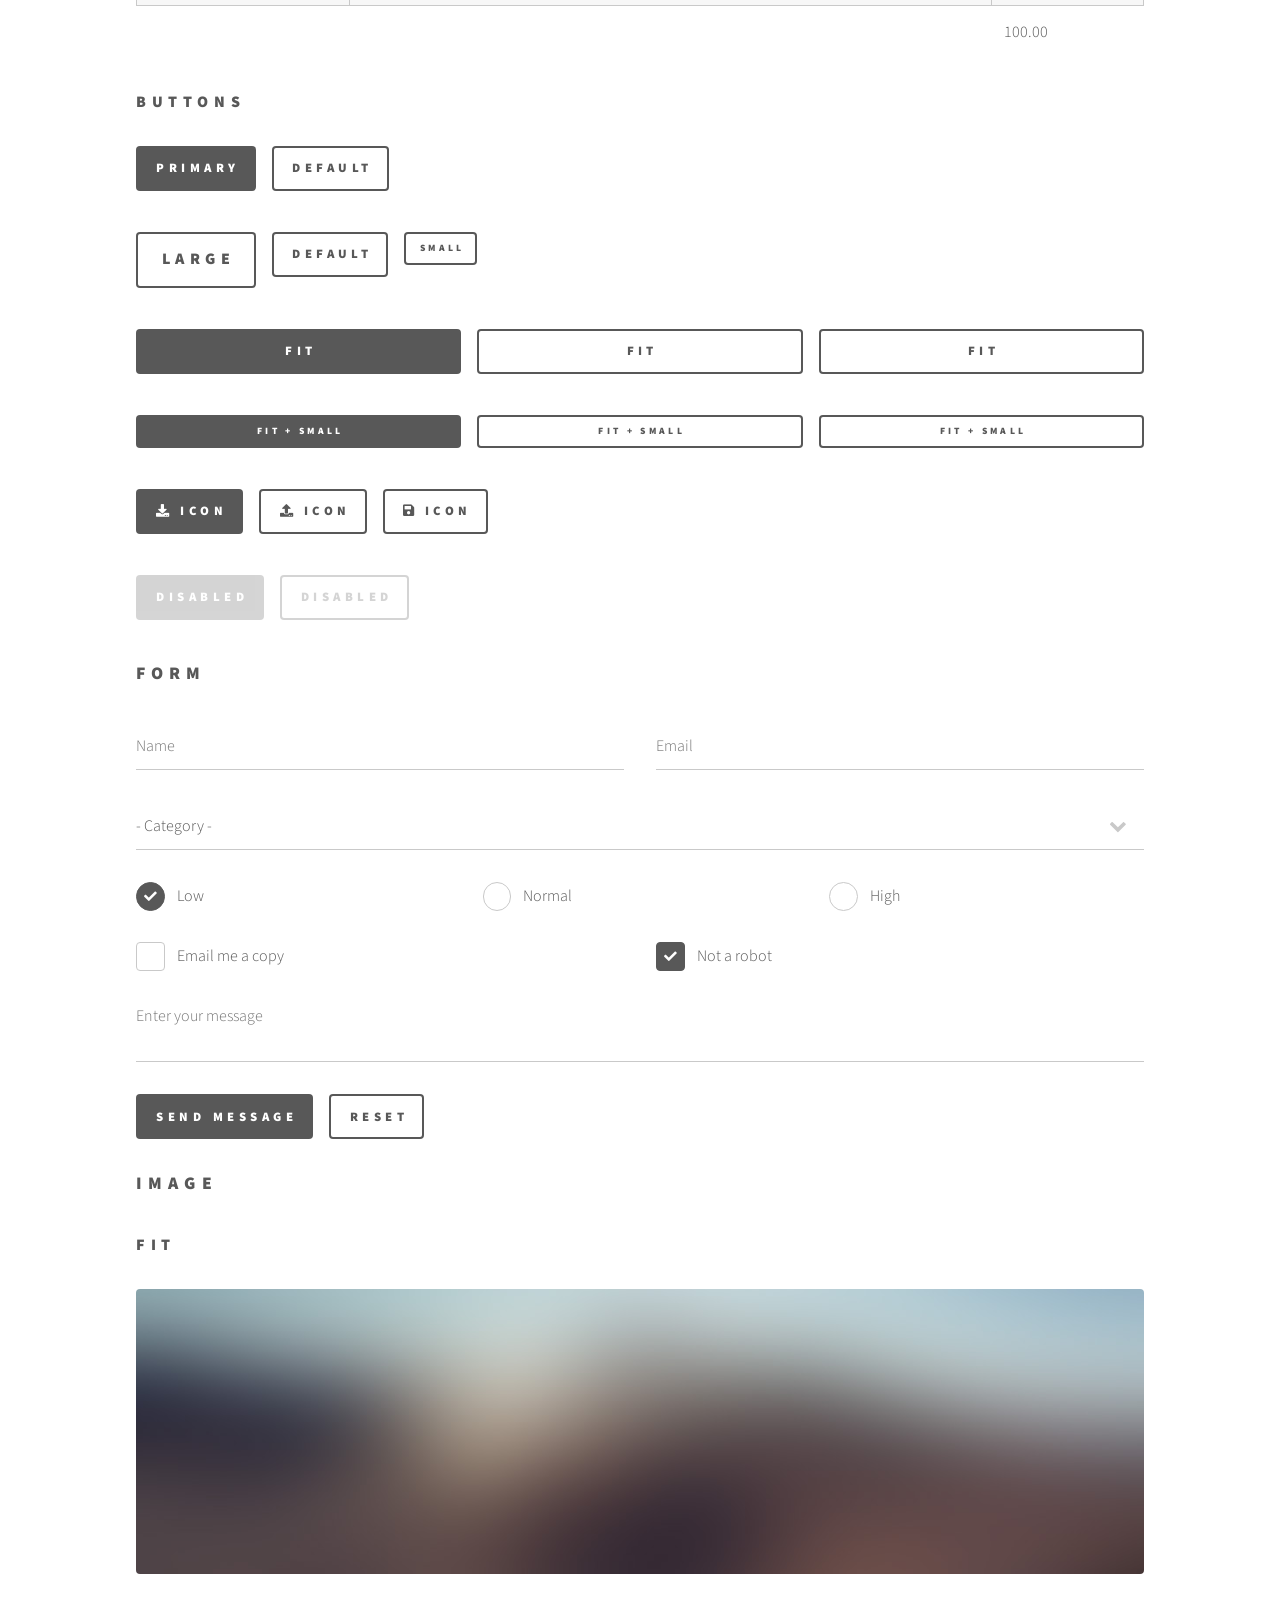
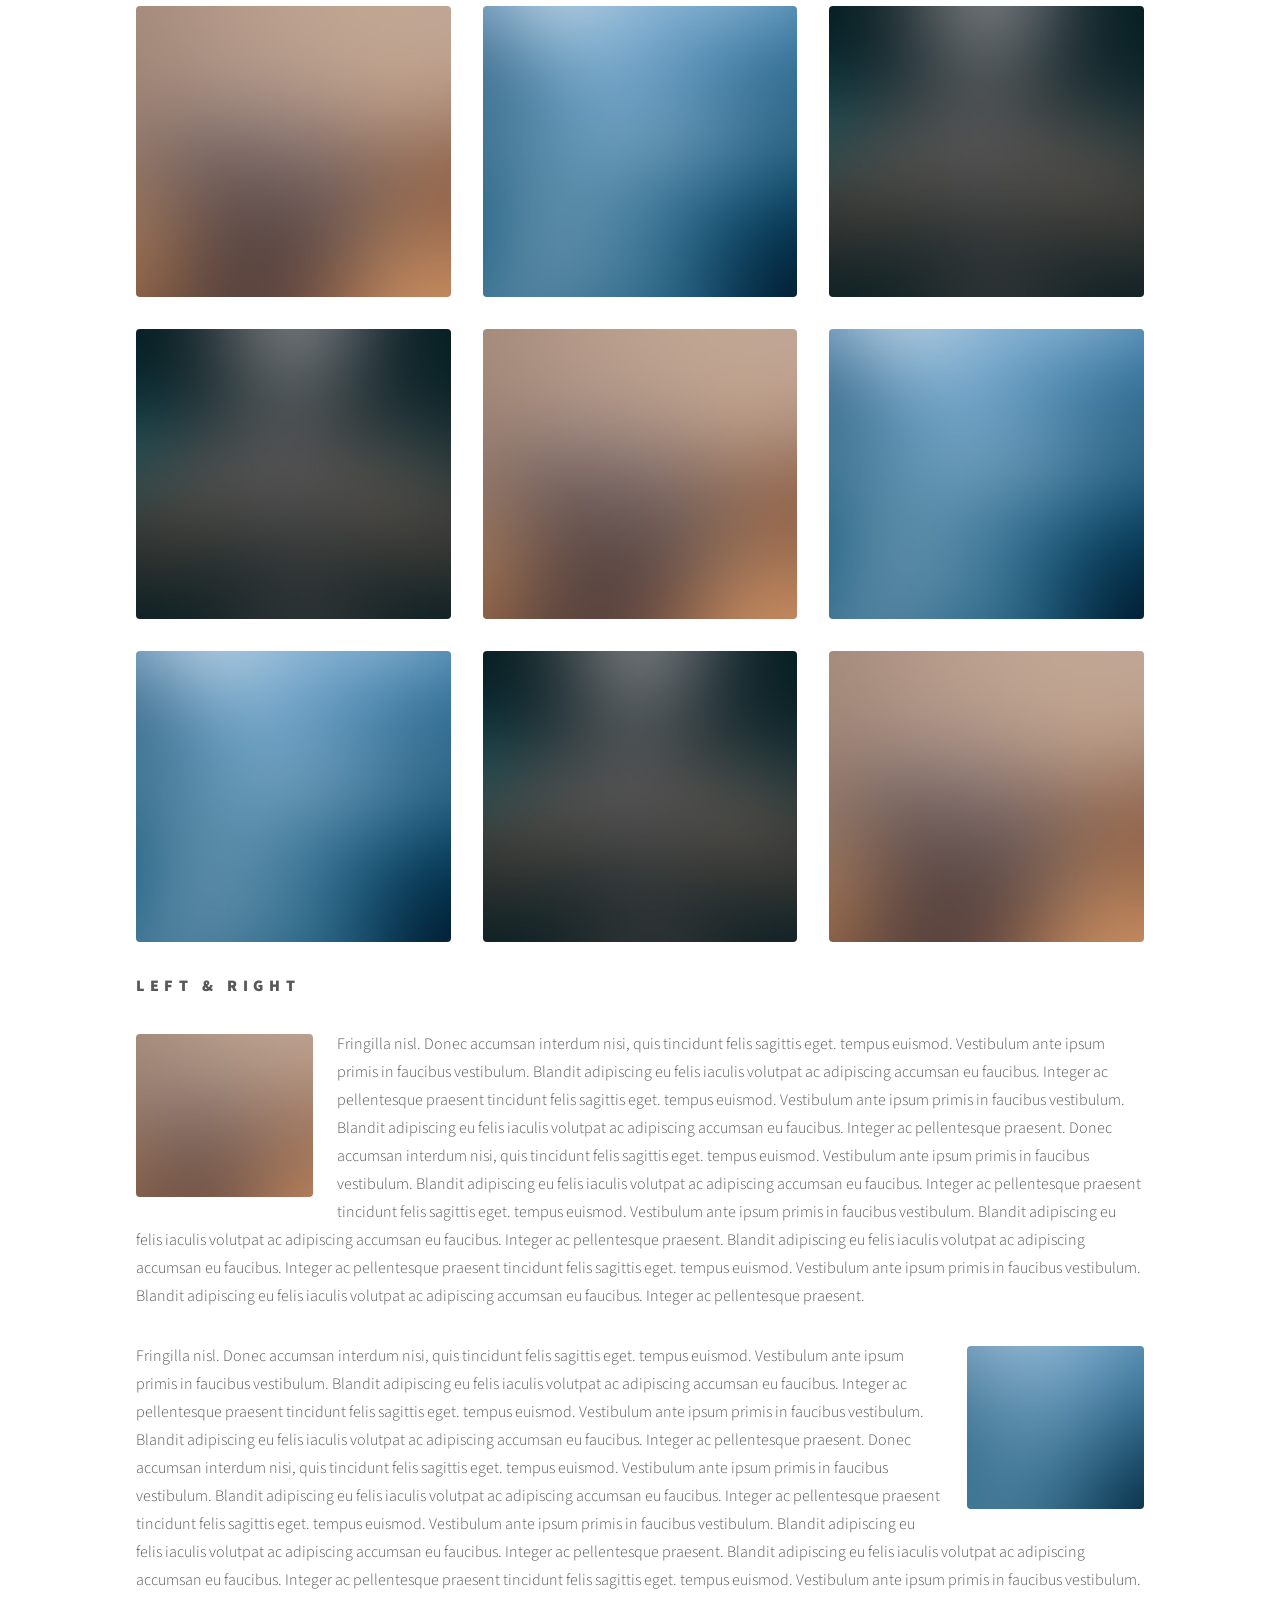
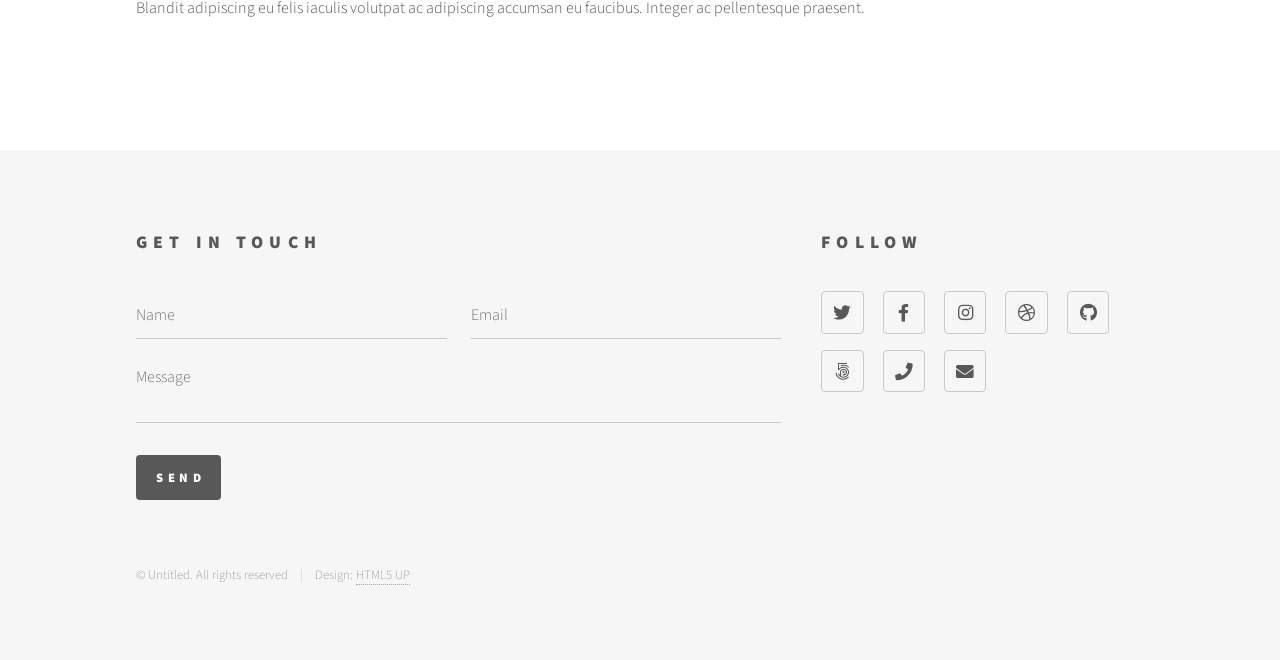
<file: elements.html>
<!DOCTYPE HTML>
<!--
	Phantom by HTML5 UP
	html5up.net | @ajlkn
	Free for personal and commercial use under the CCA 3.0 license (html5up.net/license)
-->
<html>
	<head>
		<title>Elements - Phantom by HTML5 UP</title>
		<meta charset="utf-8" />
		<meta name="viewport" content="width=device-width, initial-scale=1, user-scalable=no" />
		<link rel="stylesheet" href="assets/css/main.css" />
		<noscript><link rel="stylesheet" href="assets/css/noscript.css" /></noscript>
	</head>
	<body class="is-preload">
		<!-- Wrapper -->
			<div id="wrapper">

				<!-- Header -->
					<header id="header">
						<div class="inner">

							<!-- Logo -->
								<a href="index.html" class="logo">
									<span class="symbol"><img src="images/logo.svg" alt="" /></span><span class="title">Phantom</span>
								</a>

							<!-- Nav -->
								<nav>
									<ul>
										<li><a href="#menu">Menu</a></li>
									</ul>
								</nav>

						</div>
					</header>

				<!-- Menu -->
					<nav id="menu">
						<h2>Menu</h2>
						<ul>
							<li><a href="index.html">Home</a></li>
							<li><a href="generic.html">Information</a></li>
							<li><a href="generic.html">About Me</a></li>
						</ul>
					</nav>

				<!-- Main -->
					<div id="main">
						<div class="inner">
							<h1>Elements</h1>

							<!-- Text -->
								<section>
									<h2>Text</h2>
									<p>This is <b>bold</b> and this is <strong>strong</strong>. This is <i>italic</i> and this is <em>emphasized</em>.
									This is <sup>superscript</sup> text and this is <sub>subscript</sub> text.
									This is <u>underlined</u> and this is code: <code>for (;;) { ... }</code>. Finally, <a href="#">this is a link</a>.</p>
									<hr />
									<p>Nunc lacinia ante nunc ac lobortis. Interdum adipiscing gravida odio porttitor sem non mi integer non faucibus ornare mi ut ante amet placerat aliquet. Volutpat eu sed ante lacinia sapien lorem accumsan varius montes viverra nibh in adipiscing blandit tempus accumsan.</p>
									<hr />
									<h2>Heading Level 2</h2>
									<h3>Heading Level 3</h3>
									<h4>Heading Level 4</h4>
									<hr />
									<h3>Blockquote</h3>
									<blockquote>Fringilla nisl. Donec accumsan interdum nisi, quis tincidunt felis sagittis eget tempus euismod. Vestibulum ante ipsum primis in faucibus vestibulum. Blandit adipiscing eu felis iaculis volutpat ac adipiscing accumsan faucibus. Vestibulum ante ipsum primis in faucibus lorem ipsum dolor sit amet nullam adipiscing eu felis.</blockquote>
									<h3>Preformatted</h3>
									<pre><code>i = 0;

while (!deck.isInOrder()) {
    print 'Iteration ' + i;
    deck.shuffle();
    i++;
}

print 'It took ' + i + ' iterations to sort the deck.';</code></pre>
								</section>

							<!-- Lists -->
								<section>
									<h2>Lists</h2>
									<div class="row">
										<div class="col-6 col-12-medium">
											<h3>Unordered</h3>
											<ul>
												<li>Dolor pulvinar etiam.</li>
												<li>Sagittis adipiscing.</li>
												<li>Felis enim feugiat.</li>
											</ul>
											<h3>Alternate</h3>
											<ul class="alt">
												<li>Dolor pulvinar etiam.</li>
												<li>Sagittis adipiscing.</li>
												<li>Felis enim feugiat.</li>
											</ul>
										</div>
										<div class="col-6 col-12-medium">
											<h3>Ordered</h3>
											<ol>
												<li>Dolor pulvinar etiam.</li>
												<li>Etiam vel felis viverra.</li>
												<li>Felis enim feugiat.</li>
												<li>Dolor pulvinar etiam.</li>
												<li>Etiam vel felis lorem.</li>
												<li>Felis enim et feugiat.</li>
											</ol>
											<h3>Icons</h3>
											<ul class="icons">
												<li><a href="#" class="icon brands style1 fa-twitter"><span class="label">Twitter</span></a></li>
												<li><a href="#" class="icon brands style1 fa-facebook-f"><span class="label">Facebook</span></a></li>
												<li><a href="#" class="icon brands style1 fa-instagram"><span class="label">Instagram</span></a></li>
												<li><a href="#" class="icon brands style1 fa-github"><span class="label">Github</span></a></li>
											</ul>
											<ul class="icons">
												<li><a href="#" class="icon brands style2 fa-twitter"><span class="label">Twitter</span></a></li>
												<li><a href="#" class="icon brands style2 fa-facebook-f"><span class="label">Facebook</span></a></li>
												<li><a href="#" class="icon brands style2 fa-instagram"><span class="label">Instagram</span></a></li>
												<li><a href="#" class="icon brands style2 fa-github"><span class="label">Github</span></a></li>
											</ul>
										</div>
									</div>
									<h2>Actions</h2>
									<div class="row">
										<div class="col-6 col-12-medium">
											<ul class="actions">
												<li><a href="#" class="button primary">Default</a></li>
												<li><a href="#" class="button">Default</a></li>
											</ul>
											<ul class="actions small">
												<li><a href="#" class="button primary small">Small</a></li>
												<li><a href="#" class="button small">Small</a></li>
											</ul>
											<ul class="actions stacked">
												<li><a href="#" class="button primary">Default</a></li>
												<li><a href="#" class="button">Default</a></li>
											</ul>
											<ul class="actions stacked">
												<li><a href="#" class="button primary small">Small</a></li>
												<li><a href="#" class="button small">Small</a></li>
											</ul>
										</div>
										<div class="col-6 col-12-medium">
											<ul class="actions stacked">
												<li><a href="#" class="button primary fit">Default</a></li>
												<li><a href="#" class="button fit">Default</a></li>
											</ul>
											<ul class="actions stacked">
												<li><a href="#" class="button primary small fit">Small</a></li>
												<li><a href="#" class="button small fit">Small</a></li>
											</ul>
										</div>
									</div>
								</section>

							<!-- Table -->
								<section>
									<h2>Table</h2>
									<h3>Default</h3>
									<div class="table-wrapper">
										<table>
											<thead>
												<tr>
													<th>Name</th>
													<th>Description</th>
													<th>Price</th>
												</tr>
											</thead>
											<tbody>
												<tr>
													<td>Item One</td>
													<td>Ante turpis integer aliquet porttitor.</td>
													<td>29.99</td>
												</tr>
												<tr>
													<td>Item Two</td>
													<td>Vis ac commodo adipiscing arcu aliquet.</td>
													<td>19.99</td>
												</tr>
												<tr>
													<td>Item Three</td>
													<td> Morbi faucibus arcu accumsan lorem.</td>
													<td>29.99</td>
												</tr>
												<tr>
													<td>Item Four</td>
													<td>Vitae integer tempus condimentum.</td>
													<td>19.99</td>
												</tr>
												<tr>
													<td>Item Five</td>
													<td>Ante turpis integer aliquet porttitor.</td>
													<td>29.99</td>
												</tr>
											</tbody>
											<tfoot>
												<tr>
													<td colspan="2"></td>
													<td>100.00</td>
												</tr>
											</tfoot>
										</table>
									</div>

									<h3>Alternate</h3>
									<div class="table-wrapper">
										<table class="alt">
											<thead>
												<tr>
													<th>Name</th>
													<th>Description</th>
													<th>Price</th>
												</tr>
											</thead>
											<tbody>
												<tr>
													<td>Item One</td>
													<td>Ante turpis integer aliquet porttitor.</td>
													<td>29.99</td>
												</tr>
												<tr>
													<td>Item Two</td>
													<td>Vis ac commodo adipiscing arcu aliquet.</td>
													<td>19.99</td>
												</tr>
												<tr>
													<td>Item Three</td>
													<td> Morbi faucibus arcu accumsan lorem.</td>
													<td>29.99</td>
												</tr>
												<tr>
													<td>Item Four</td>
													<td>Vitae integer tempus condimentum.</td>
													<td>19.99</td>
												</tr>
												<tr>
													<td>Item Five</td>
													<td>Ante turpis integer aliquet porttitor.</td>
													<td>29.99</td>
												</tr>
											</tbody>
											<tfoot>
												<tr>
													<td colspan="2"></td>
													<td>100.00</td>
												</tr>
											</tfoot>
										</table>
									</div>
								</section>

							<!-- Buttons -->
								<section>
									<h3>Buttons</h3>
									<ul class="actions">
										<li><a href="#" class="button primary">Primary</a></li>
										<li><a href="#" class="button">Default</a></li>
									</ul>
									<ul class="actions">
										<li><a href="#" class="button large">Large</a></li>
										<li><a href="#" class="button">Default</a></li>
										<li><a href="#" class="button small">Small</a></li>
									</ul>
									<ul class="actions fit">
										<li><a href="#" class="button primary fit">Fit</a></li>
										<li><a href="#" class="button fit">Fit</a></li>
										<li><a href="#" class="button fit">Fit</a></li>
									</ul>
									<ul class="actions fit small">
										<li><a href="#" class="button primary fit small">Fit + Small</a></li>
										<li><a href="#" class="button fit small">Fit + Small</a></li>
										<li><a href="#" class="button fit small">Fit + Small</a></li>
									</ul>
									<ul class="actions">
										<li><a href="#" class="button primary icon solid fa-download">Icon</a></li>
										<li><a href="#" class="button icon solid fa-upload">Icon</a></li>
										<li><a href="#" class="button icon solid fa-save">Icon</a></li>
									</ul>
									<ul class="actions">
										<li><span class="button primary disabled">Disabled</span></li>
										<li><span class="button disabled">Disabled</span></li>
									</ul>
								</section>

							<!-- Form -->
								<section>
									<h2>Form</h2>
									<form method="post" action="#">
										<div class="row gtr-uniform">
											<div class="col-6 col-12-xsmall">
												<input type="text" name="demo-name" id="demo-name" value="" placeholder="Name" />
											</div>
											<div class="col-6 col-12-xsmall">
												<input type="email" name="demo-email" id="demo-email" value="" placeholder="Email" />
											</div>
											<div class="col-12">
												<select name="demo-category" id="demo-category">
													<option value="">- Category -</option>
													<option value="1">Manufacturing</option>
													<option value="1">Shipping</option>
													<option value="1">Administration</option>
													<option value="1">Human Resources</option>
												</select>
											</div>
											<div class="col-4 col-12-small">
												<input type="radio" id="demo-priority-low" name="demo-priority" checked>
												<label for="demo-priority-low">Low</label>
											</div>
											<div class="col-4 col-12-small">
												<input type="radio" id="demo-priority-normal" name="demo-priority">
												<label for="demo-priority-normal">Normal</label>
											</div>
											<div class="col-4 col-12-small">
												<input type="radio" id="demo-priority-high" name="demo-priority">
												<label for="demo-priority-high">High</label>
											</div>
											<div class="col-6 col-12-small">
												<input type="checkbox" id="demo-copy" name="demo-copy">
												<label for="demo-copy">Email me a copy</label>
											</div>
											<div class="col-6 col-12-small">
												<input type="checkbox" id="demo-human" name="demo-human" checked>
												<label for="demo-human">Not a robot</label>
											</div>
											<div class="col-12">
												<textarea name="demo-message" id="demo-message" placeholder="Enter your message" rows="6"></textarea>
											</div>
											<div class="col-12">
												<ul class="actions">
													<li><input type="submit" value="Send Message" class="primary" /></li>
													<li><input type="reset" value="Reset" /></li>
												</ul>
											</div>
										</div>
									</form>
								</section>

							<!-- Image -->
								<section>
									<h2>Image</h2>
									<h3>Fit</h3>
									<div class="box alt">
										<div class="row gtr-uniform">
											<div class="col-12"><span class="image fit"><img src="images/pic13.jpg" alt="" /></span></div>
											<div class="col-4"><span class="image fit"><img src="images/pic01.jpg" alt="" /></span></div>
											<div class="col-4"><span class="image fit"><img src="images/pic02.jpg" alt="" /></span></div>
											<div class="col-4"><span class="image fit"><img src="images/pic03.jpg" alt="" /></span></div>
											<div class="col-4"><span class="image fit"><img src="images/pic03.jpg" alt="" /></span></div>
											<div class="col-4"><span class="image fit"><img src="images/pic01.jpg" alt="" /></span></div>
											<div class="col-4"><span class="image fit"><img src="images/pic02.jpg" alt="" /></span></div>
											<div class="col-4"><span class="image fit"><img src="images/pic02.jpg" alt="" /></span></div>
											<div class="col-4"><span class="image fit"><img src="images/pic03.jpg" alt="" /></span></div>
											<div class="col-4"><span class="image fit"><img src="images/pic01.jpg" alt="" /></span></div>
										</div>
									</div>
									<h3>Left &amp; Right</h3>
									<p><span class="image left"><img src="images/pic14.jpg" alt="" /></span>Fringilla nisl. Donec accumsan interdum nisi, quis tincidunt felis sagittis eget. tempus euismod. Vestibulum ante ipsum primis in faucibus vestibulum. Blandit adipiscing eu felis iaculis volutpat ac adipiscing accumsan eu faucibus. Integer ac pellentesque praesent tincidunt felis sagittis eget. tempus euismod. Vestibulum ante ipsum primis in faucibus vestibulum. Blandit adipiscing eu felis iaculis volutpat ac adipiscing accumsan eu faucibus. Integer ac pellentesque praesent. Donec accumsan interdum nisi, quis tincidunt felis sagittis eget. tempus euismod. Vestibulum ante ipsum primis in faucibus vestibulum. Blandit adipiscing eu felis iaculis volutpat ac adipiscing accumsan eu faucibus. Integer ac pellentesque praesent tincidunt felis sagittis eget. tempus euismod. Vestibulum ante ipsum primis in faucibus vestibulum. Blandit adipiscing eu felis iaculis volutpat ac adipiscing accumsan eu faucibus. Integer ac pellentesque praesent. Blandit adipiscing eu felis iaculis volutpat ac adipiscing accumsan eu faucibus. Integer ac pellentesque praesent tincidunt felis sagittis eget. tempus euismod. Vestibulum ante ipsum primis in faucibus vestibulum. Blandit adipiscing eu felis iaculis volutpat ac adipiscing accumsan eu faucibus. Integer ac pellentesque praesent.</p>
									<p><span class="image right"><img src="images/pic15.jpg" alt="" /></span>Fringilla nisl. Donec accumsan interdum nisi, quis tincidunt felis sagittis eget. tempus euismod. Vestibulum ante ipsum primis in faucibus vestibulum. Blandit adipiscing eu felis iaculis volutpat ac adipiscing accumsan eu faucibus. Integer ac pellentesque praesent tincidunt felis sagittis eget. tempus euismod. Vestibulum ante ipsum primis in faucibus vestibulum. Blandit adipiscing eu felis iaculis volutpat ac adipiscing accumsan eu faucibus. Integer ac pellentesque praesent. Donec accumsan interdum nisi, quis tincidunt felis sagittis eget. tempus euismod. Vestibulum ante ipsum primis in faucibus vestibulum. Blandit adipiscing eu felis iaculis volutpat ac adipiscing accumsan eu faucibus. Integer ac pellentesque praesent tincidunt felis sagittis eget. tempus euismod. Vestibulum ante ipsum primis in faucibus vestibulum. Blandit adipiscing eu felis iaculis volutpat ac adipiscing accumsan eu faucibus. Integer ac pellentesque praesent. Blandit adipiscing eu felis iaculis volutpat ac adipiscing accumsan eu faucibus. Integer ac pellentesque praesent tincidunt felis sagittis eget. tempus euismod. Vestibulum ante ipsum primis in faucibus vestibulum. Blandit adipiscing eu felis iaculis volutpat ac adipiscing accumsan eu faucibus. Integer ac pellentesque praesent.</p>
								</section>

						</div>
					</div>

				<!-- Footer -->
					<footer id="footer">
						<div class="inner">
							<section>
								<h2>Get in touch</h2>
								<form method="post" action="#">
									<div class="fields">
										<div class="field half">
											<input type="text" name="name" id="name" placeholder="Name" />
										</div>
										<div class="field half">
											<input type="email" name="email" id="email" placeholder="Email" />
										</div>
										<div class="field">
											<textarea name="message" id="message" placeholder="Message"></textarea>
										</div>
									</div>
									<ul class="actions">
										<li><input type="submit" value="Send" class="primary" /></li>
									</ul>
								</form>
							</section>
							<section>
								<h2>Follow</h2>
								<ul class="icons">
									<li><a href="#" class="icon brands style2 fa-twitter"><span class="label">Twitter</span></a></li>
									<li><a href="#" class="icon brands style2 fa-facebook-f"><span class="label">Facebook</span></a></li>
									<li><a href="#" class="icon brands style2 fa-instagram"><span class="label">Instagram</span></a></li>
									<li><a href="#" class="icon brands style2 fa-dribbble"><span class="label">Dribbble</span></a></li>
									<li><a href="#" class="icon brands style2 fa-github"><span class="label">GitHub</span></a></li>
									<li><a href="#" class="icon brands style2 fa-500px"><span class="label">500px</span></a></li>
									<li><a href="#" class="icon solid style2 fa-phone"><span class="label">Phone</span></a></li>
									<li><a href="#" class="icon solid style2 fa-envelope"><span class="label">Email</span></a></li>
								</ul>
							</section>
							<ul class="copyright">
								<li>&copy; Untitled. All rights reserved</li><li>Design: <a href="http://html5up.net">HTML5 UP</a></li>
							</ul>
						</div>
					</footer>

			</div>

		<!-- Scripts -->
			<script src="assets/js/jquery.min.js"></script>
			<script src="assets/js/browser.min.js"></script>
			<script src="assets/js/breakpoints.min.js"></script>
			<script src="assets/js/util.js"></script>
			<script src="assets/js/main.js"></script>

	</body>
</html>
</file>
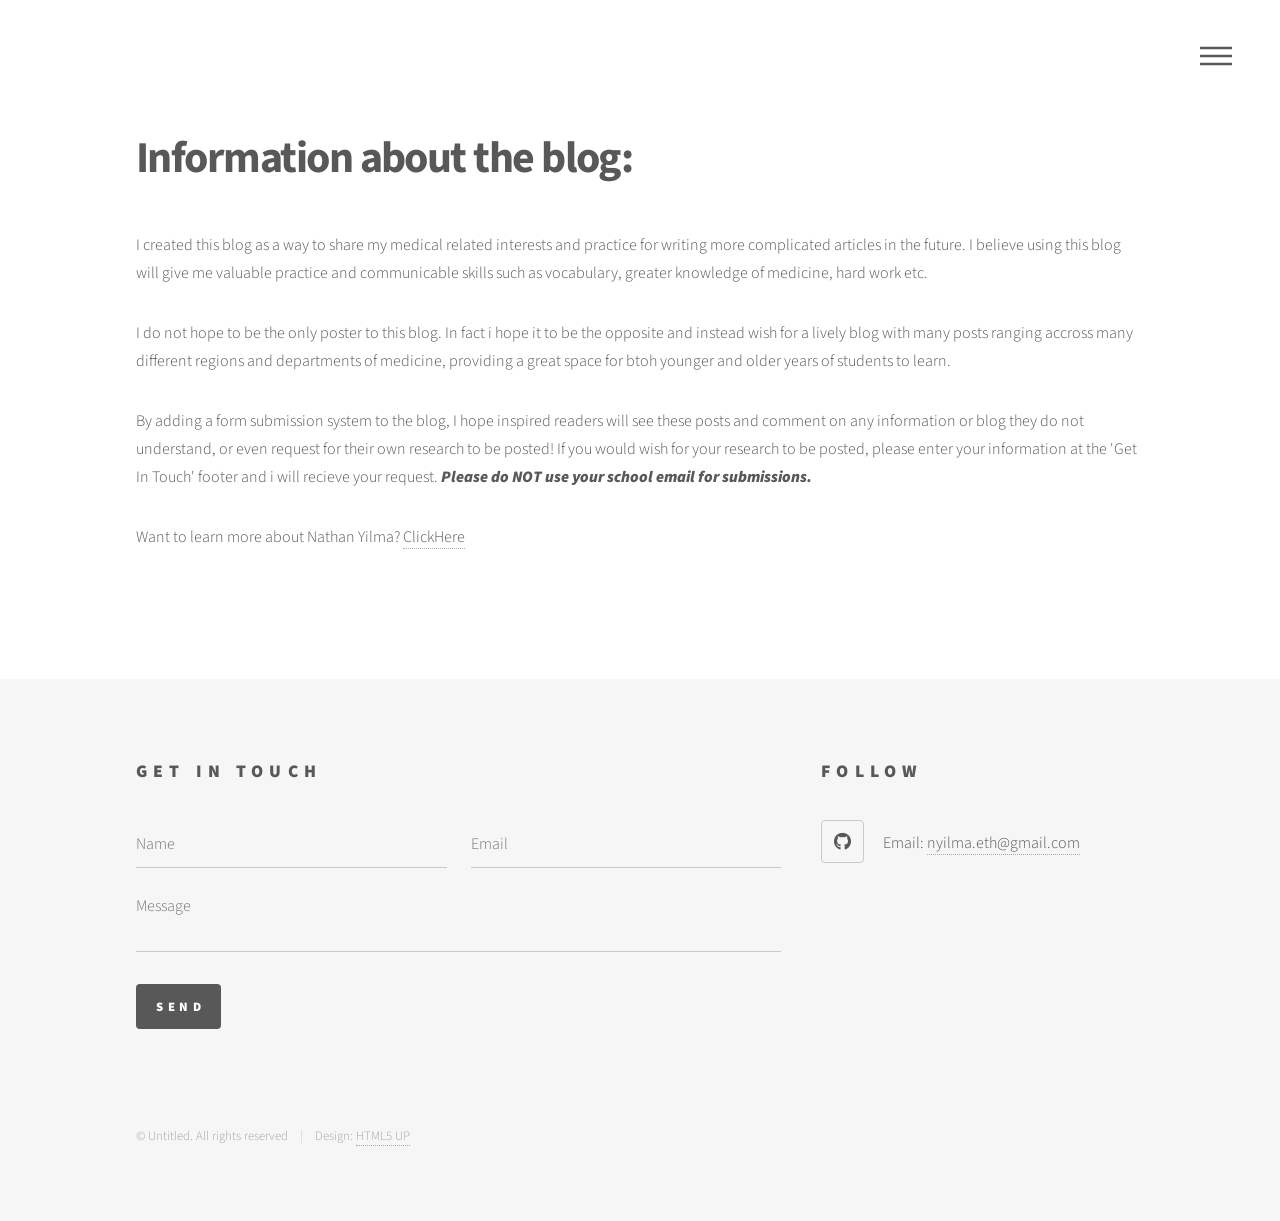
<file: info.html>
<!DOCTYPE HTML>
<!--
	Phantom by HTML5 UP
	html5up.net | @ajlkn
	Free for personal and commercial use under the CCA 3.0 license (html5up.net/license)
-->
<html>
	<head>
		<title>Kidney's Challenges</title>
		<meta charset="utf-8" />
		<meta name="viewport" content="width=device-width, initial-scale=1, user-scalable=no" />
		<link rel="stylesheet" href="assets/css/main.css" />
		<noscript><link rel="stylesheet" href="assets/css/noscript.css" /></noscript>
	</head>
	<body class="is-preload">
		<!-- Wrapper -->
			<div id="wrapper">

				<!-- Header -->
					<header id="header">
						<div class="inner">

							<!-- Nav -->
								<nav>
									<ul>
										<li><a href="#menu">Menu</a></li>
									</ul>
								</nav>

						</div>
					</header>

				<!-- Menu -->
					<nav id="menu">
    <h2>Menu</h2>
    <ul>
        <li><a href="index.html">Home</a></li>
        <li><a href="info.html">Information</a></li>
        <li><a href="about.html">About me</a></li>
    </ul>
</nav>

				<!-- Main -->
					<div id="main">
						<div class="inner">
							<h1>Information about the blog:</h1>
							<p>I created this blog as a way to share my medical related interests and practice for writing more complicated articles in the future. I believe using this blog will give me valuable practice and communicable skills such as vocabulary, greater knowledge of medicine, hard work etc.</p>
							<p>I do not hope to be the only poster to this blog. In fact i hope it to be the opposite and instead wish for a lively blog with many posts ranging accross many different regions and departments of medicine, providing a great space for btoh younger and older years of students to learn.</p>
							<p>By adding a form submission system to the blog, I hope inspired readers will see these posts and comment on any information or blog they do not understand, or even request for their own research to be posted! If you would wish for your research to be posted, please enter your information at the 'Get In Touch' footer and i will recieve your request. <em><strong>Please do NOT use your school email for submissions.</strong></em></p>
							<p>Want to learn more about Nathan Yilma? <a href="about.html">ClickHere</a></p>
						</div>
					</div>

				<!-- Footer -->
					<footer id="footer">
						<div class="inner">
							<section>
								<h2>Get in touch</h2>
								<form method="POST" action="https://formsubmit.co/nyilma.eth@gmail.com">
									<div class="fields">
										<div class="field half">
											<input type="text" name="name" id="name" placeholder="Name" />
										</div>
										<div class="field half">
											<input type="email" name="email" id="email" placeholder="Email" />
										</div>
										<div class="field">
											<textarea name="message" id="message" placeholder="Message"></textarea>
										</div>
									</div>
									<ul class="actions">
										<li><input type="submit" value="Send" class="primary" /></li>
									</ul>
									<input type="hidden" name="_captcha" value="false">
									<input type="hidden" name="_next" value="https://crusade3r.github.io/MedicalBlog/">
									<input type="hidden" name="_subject" value="New MedicalBlog Contact">
								</form>
							</section>
							<section>
								<h2>Follow</h2>
								<ul class="icons">
									<li><a href="https://github.com/crusade3r/" class="icon brands style2 fa-github"><span class="label">GitHub</span></a></li>
									<li><p>
										    Email:
										    <a href="mailto:nyilma.eth@gmail.com">nyilma.eth@gmail.com</a>
										</p>
										
								</ul>
							</section>
							<ul class="copyright">
								<li>&copy; Untitled. All rights reserved</li><li>Design: <a href="http://html5up.net">HTML5 UP</a></li>
							</ul>
						</div>
					</footer>

			</div>


		<!-- Scripts -->
			<script src="assets/js/jquery.min.js"></script>
			<script src="assets/js/browser.min.js"></script>
			<script src="assets/js/breakpoints.min.js"></script>
			<script src="assets/js/util.js"></script>
			<script src="assets/js/main.js"></script>

	</body>
</html>
</file>
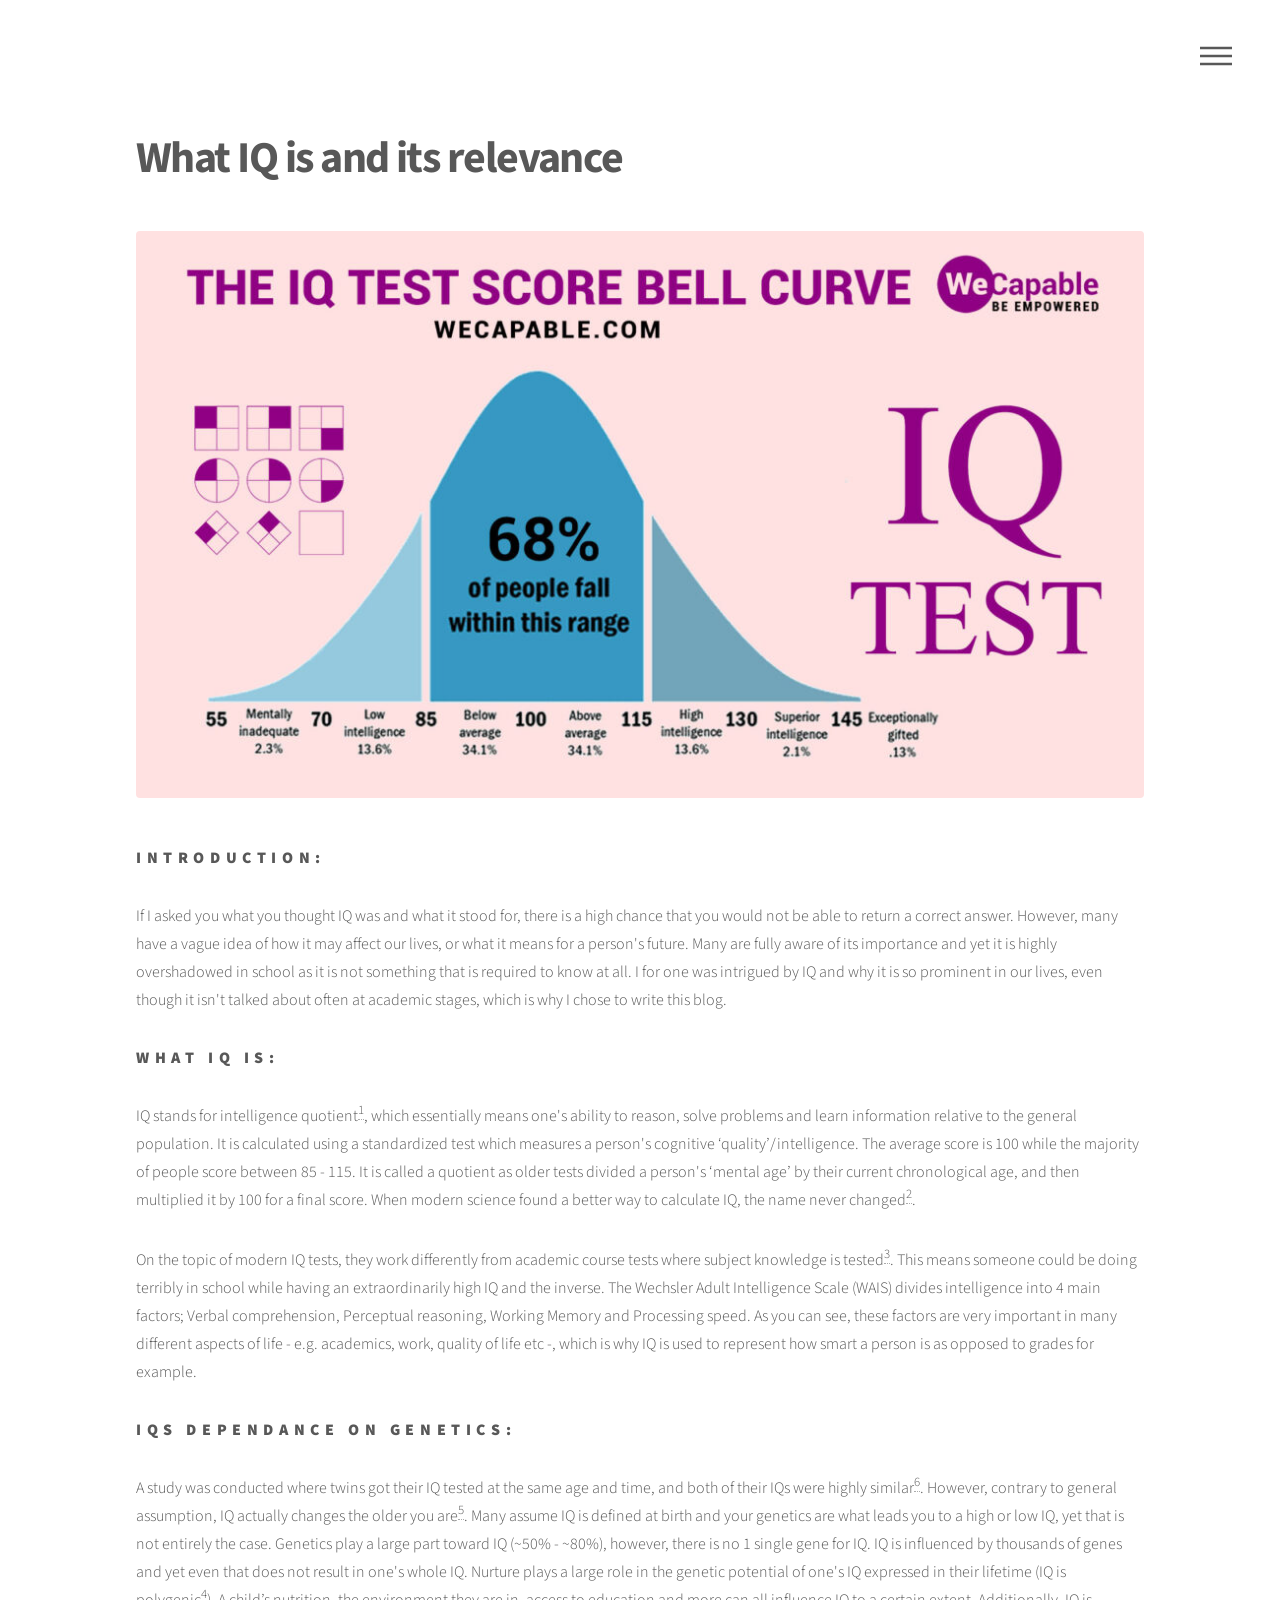
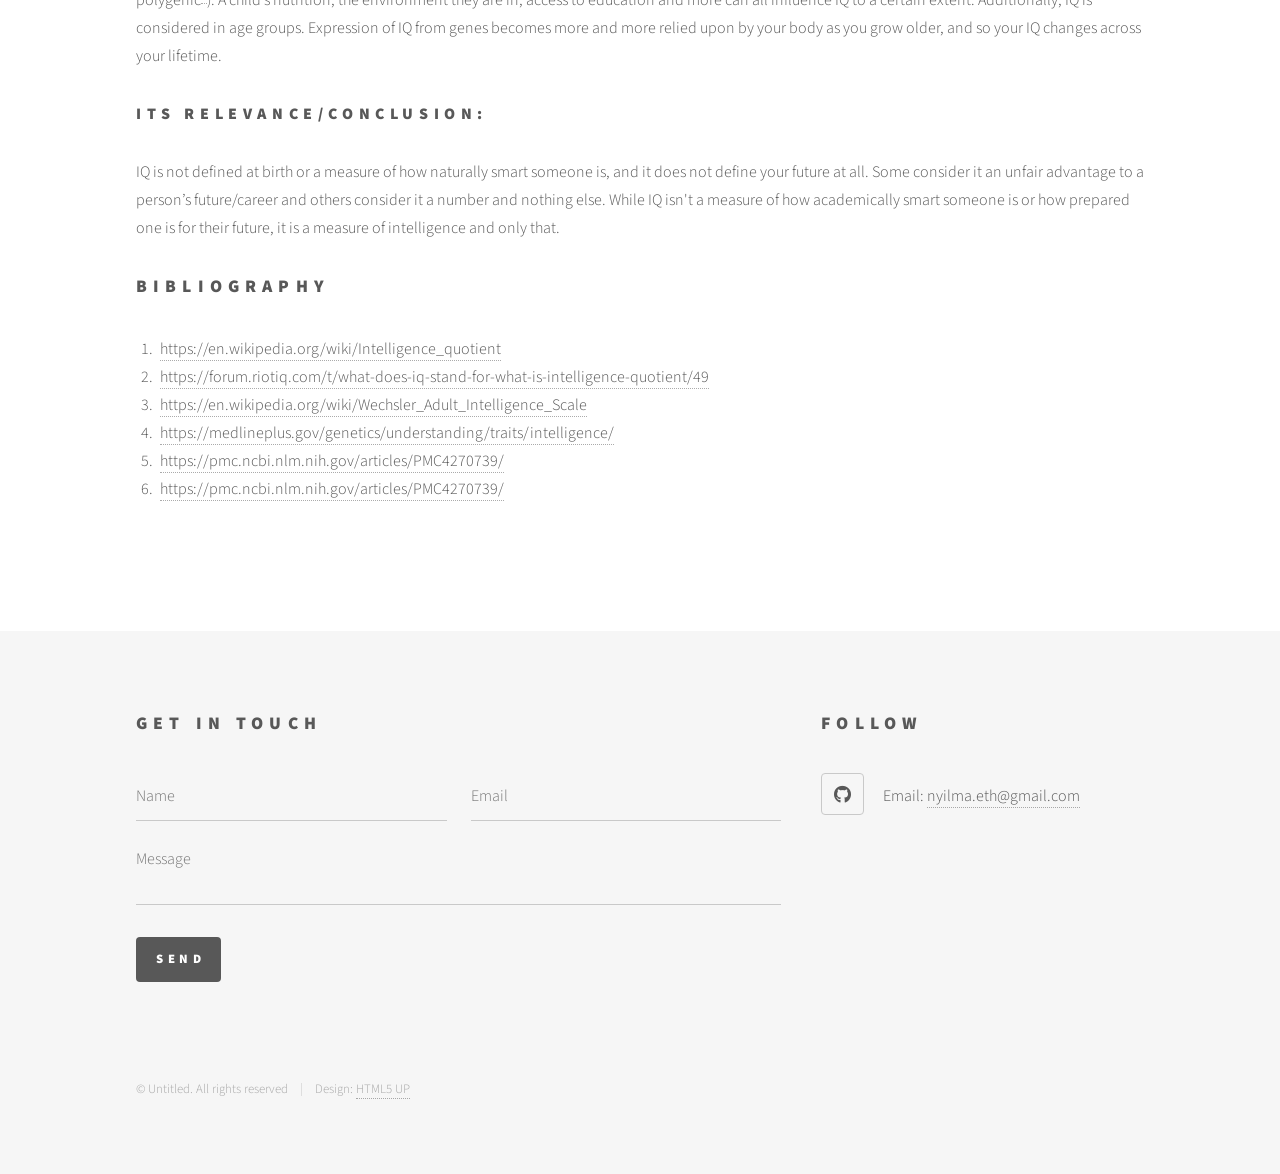
<file: iq.html>
<!DOCTYPE HTML>
<!--
	Phantom by HTML5 UP
	html5up.net | @ajlkn
	Free for personal and commercial use under the CCA 3.0 license (html5up.net/license)
-->
<html>
	<head>
		<title>What really is IQ?</title>
		<meta charset="utf-8" />
		<meta name="viewport" content="width=device-width, initial-scale=1, user-scalable=no" />
		<link rel="stylesheet" href="assets/css/main.css" />
		<noscript><link rel="stylesheet" href="assets/css/noscript.css" /></noscript>
	</head>
	<body class="is-preload">
		<!-- Wrapper -->
			<div id="wrapper">

				<!-- Header -->
					<header id="header">
						<div class="inner">

							<!-- Nav -->
								<nav>
									<ul>
										<li><a href="#menu">Menu</a></li>
									</ul>
								</nav>

						</div>
					</header>

				<!-- Menu -->
					<nav id="menu">
    <h2>Menu</h2>
    <ul>
        <li><a href="index.html">Home</a></li>
        <li><a href="info.html">Information</a></li>
        <li><a href="about.html">About me</a></li>
    </ul>
</nav>

				<!-- Main -->
					<div id="main">
						<div class="inner">
							<h1>What IQ is and its relevance</h1>
							<span class="image main"><img src="downloads/iq banner.jpg" alt="" /></span>
							<h3>Introduction:</h3>
							<p>If I asked you what you thought IQ was and what it stood for, there is a high chance that you would not be able to return a correct answer. However, many have a vague idea of how it may affect our lives, or what it means for a person's future. Many are fully aware of its importance and yet it is highly overshadowed in school as it is not something that is required to know at all. I for one was intrigued by IQ and why it is so prominent in our lives, even though it isn't talked about often at academic stages, which is why I chose to write this blog.</p>
			              	<h3>What IQ is:</h3>
							<p>IQ stands for intelligence quotient<sup><a href="#ref1">1</a></sup>, which essentially means one's ability to reason, solve problems and learn information relative to the general population. It is calculated using a standardized test which measures a person's cognitive ‘quality’/intelligence. The average score is 100 while the majority of people score between 85 - 115. It is called a quotient as older tests divided a person's ‘mental age’ by their current chronological age, and then multiplied it by 100 for a final score. When modern science found a better way to calculate IQ, the name never changed<sup><a href="#ref2">2</a></sup>.</p>
			              <p>On the topic of modern IQ tests, they work differently from academic course tests where subject knowledge is tested<sup><a href="#ref3">3</a></sup>. This means someone could be doing terribly in school while having an extraordinarily high IQ and the inverse. The Wechsler Adult Intelligence Scale (WAIS) divides intelligence into 4 main factors; Verbal comprehension, Perceptual reasoning, Working Memory and Processing speed. As you can see, these factors are very important in many different aspects of life - e.g. academics, work, quality of life etc -, which is why IQ is used to represent how smart a person is as opposed to grades for example.</p>
			              	<h3>IQs dependance on Genetics:</h3>
							<p>A study was conducted where twins got their IQ tested at the same age and time, and both of their IQs were highly similar<sup><a href="#ref6">6</a></sup>. However, contrary to general assumption, IQ actually changes the older you are<sup><a href="#ref5">5</a></sup>. Many assume IQ is defined at birth and your genetics are what leads you to a high or low IQ, yet that is not entirely the case. Genetics play a large part toward IQ (~50% - ~80%), however, there is no 1 single gene for IQ. IQ is influenced by thousands of genes and yet even that does not result in one's whole IQ. Nurture plays a large role in the genetic potential of one's IQ expressed in their lifetime (IQ is polygenic<sup><a href="#ref4">4</a></sup>). A child’s nutrition, the environment they are in, access to education and more can all influence IQ to a certain extent. Additionally, IQ is considered in age groups. Expression of IQ from genes becomes more and more relied upon by your body as you grow older, and so your IQ changes across your lifetime.</p>
			              	<h3>Its relevance/Conclusion:</h3>
							<p>IQ is not defined at birth or a measure of how naturally smart someone is, and it does not define your future at all. Some consider it an unfair advantage to a person’s future/career and others consider it a number and nothing else. While IQ isn't a measure of how academically smart someone is or how prepared one is for their future, it is a measure of intelligence and only that.</p>
			              <h2>Bibliography</h2>
			              <ol>
			                  <li id="ref1"><a href="https://en.wikipedia.org/wiki/Intelligence_quotient" target="_blank">https://en.wikipedia.org/wiki/Intelligence_quotient</a></li>
			                  <li id="ref2"><a href="https://forum.riotiq.com/t/what-does-iq-stand-for-what-is-intelligence-quotient/49" target="_blank">https://forum.riotiq.com/t/what-does-iq-stand-for-what-is-intelligence-quotient/49</a></li>
			                  <li id="ref3"><a href="https://en.wikipedia.org/wiki/Wechsler_Adult_Intelligence_Scale" target="_blank">https://en.wikipedia.org/wiki/Wechsler_Adult_Intelligence_Scale</a></li>
			                  <li id="ref4"><a href="https://medlineplus.gov/genetics/understanding/traits/intelligence/" target="_blank">https://medlineplus.gov/genetics/understanding/traits/intelligence/</a></li>
			                  <li id="ref5"><a href="https://pmc.ncbi.nlm.nih.gov/articles/PMC4270739/" target="_blank">https://pmc.ncbi.nlm.nih.gov/articles/PMC4270739/</a></li>
			                  <li id="ref6"><a href="https://pmc.ncbi.nlm.nih.gov/articles/PMC4270739/" target="_blank">https://pmc.ncbi.nlm.nih.gov/articles/PMC4270739/</a></li>
			              </ol>
			            </div>
					</div>

				<!-- Footer -->
					<footer id="footer">
						<div class="inner">
							<section>
								<h2>Get in touch</h2>
								<form method="POST" action="https://formsubmit.co/nyilma.eth@gmail.com">
									<div class="fields">
										<div class="field half">
											<input type="text" name="name" id="name" placeholder="Name" />
										</div>
										<div class="field half">
											<input type="email" name="email" id="email" placeholder="Email" />
										</div>
										<div class="field">
											<textarea name="message" id="message" placeholder="Message"></textarea>
										</div>
									</div>
									<ul class="actions">
										<li><input type="submit" value="Send" class="primary" /></li>
									</ul>
									<input type="hidden" name="_captcha" value="false">
									<input type="hidden" name="_next" value="https://crusade3r.github.io/MedicalBlog/">
									<input type="hidden" name="_subject" value="New MedicalBlog Contact">
								</form>
							</section>
							<section>
								<h2>Follow</h2>
								<ul class="icons">
									<li><a href="https://github.com/crusade3r/" class="icon brands style2 fa-github"><span class="label">GitHub</span></a></li>
									<li><p>
										    Email:
										    <a href="mailto:nyilma.eth@gmail.com">nyilma.eth@gmail.com</a>
										</p>
										
								</ul>
							</section>
							<ul class="copyright">
								<li>&copy; Untitled. All rights reserved</li><li>Design: <a href="http://html5up.net">HTML5 UP</a></li>
							</ul>
						</div>
					</footer>

			</div>


		<!-- Scripts -->
			<script src="assets/js/jquery.min.js"></script>
			<script src="assets/js/browser.min.js"></script>
			<script src="assets/js/breakpoints.min.js"></script>
			<script src="assets/js/util.js"></script>
			<script src="assets/js/main.js"></script>

	</body>
</html>
</file>
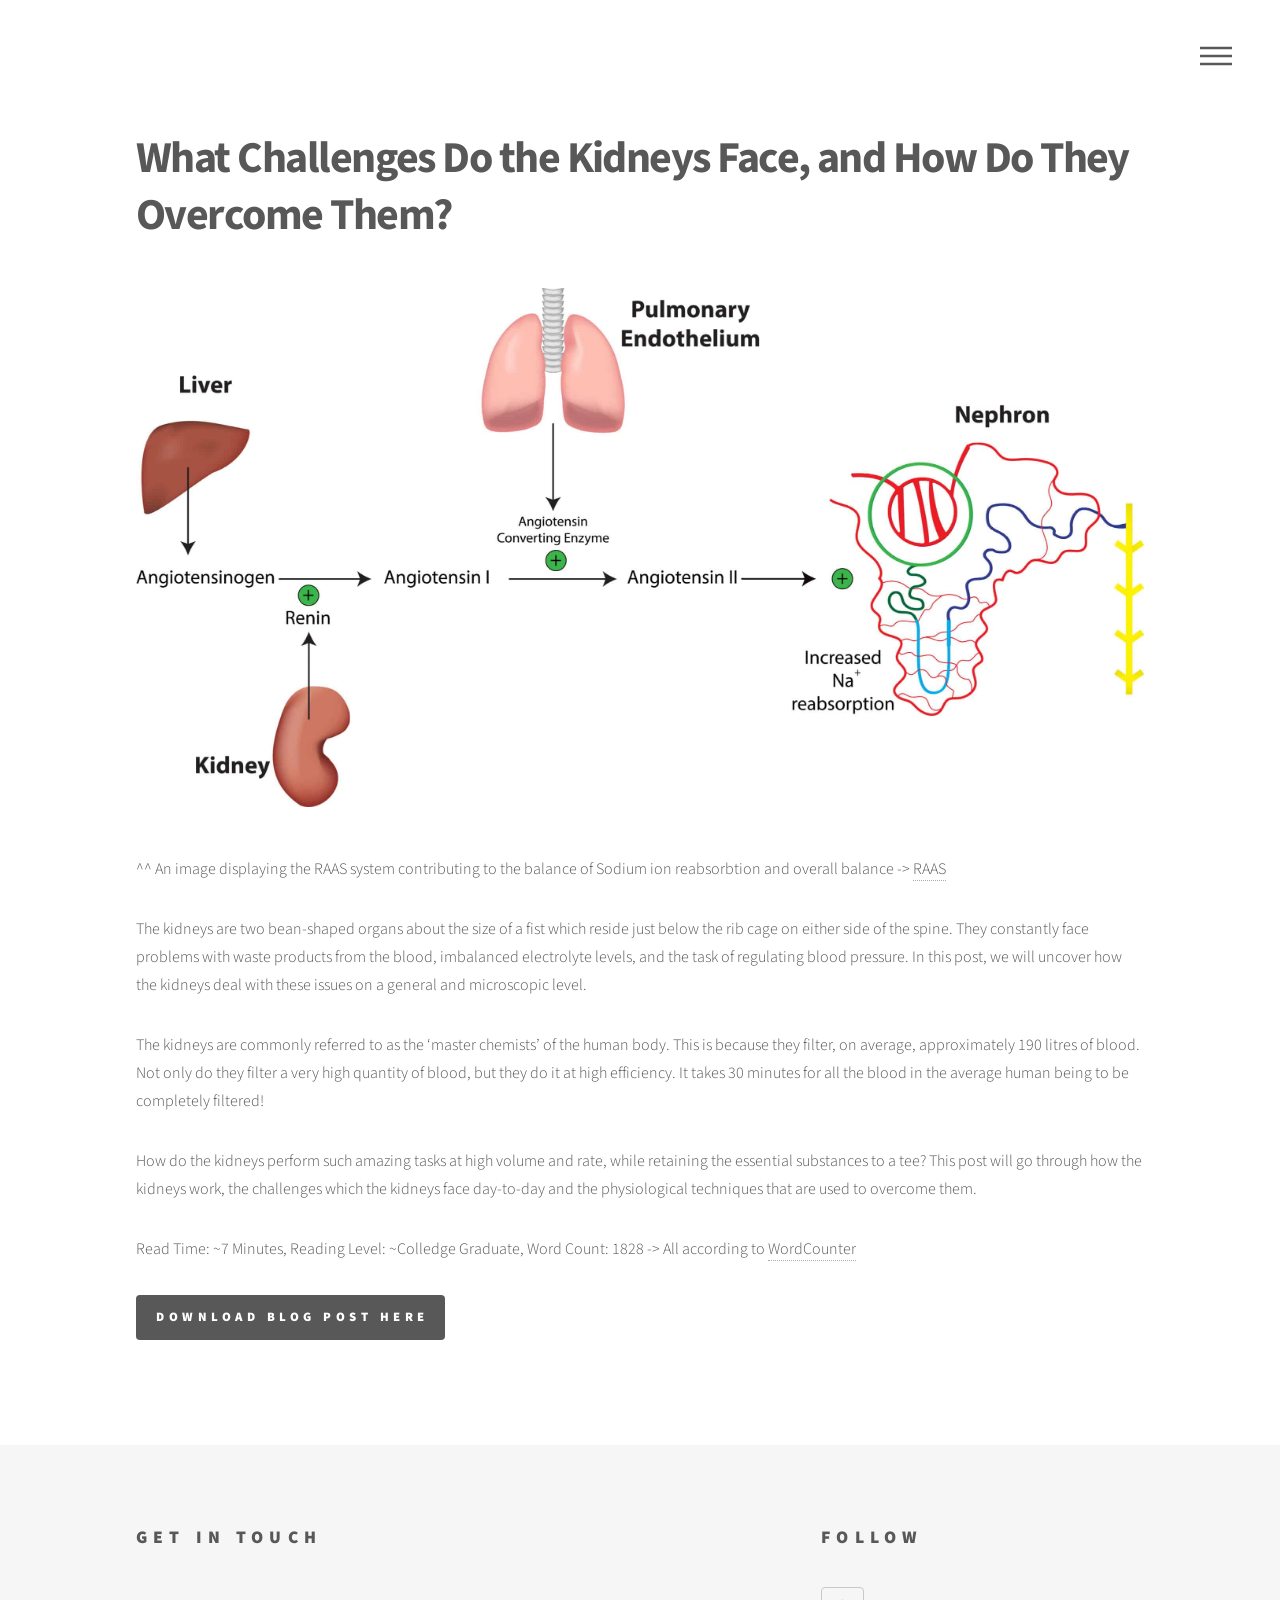
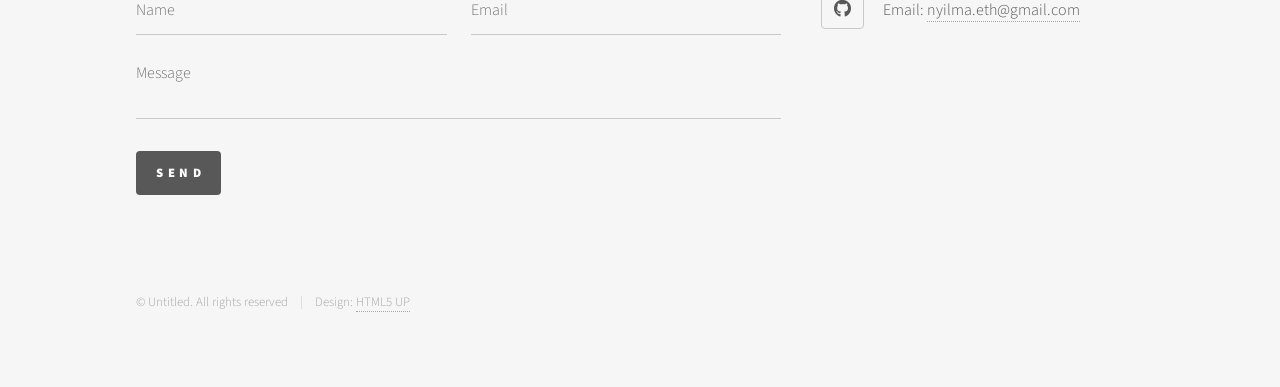
<file: kidneys1.html>
<!DOCTYPE HTML>
<!--
	Phantom by HTML5 UP
	html5up.net | @ajlkn
	Free for personal and commercial use under the CCA 3.0 license (html5up.net/license)
-->
<html>
	<head>
		<title>Kidney's Challenges</title>
		<meta charset="utf-8" />
		<meta name="viewport" content="width=device-width, initial-scale=1, user-scalable=no" />
		<link rel="stylesheet" href="assets/css/main.css" />
		<noscript><link rel="stylesheet" href="assets/css/noscript.css" /></noscript>
	</head>
	<body class="is-preload">
		<!-- Wrapper -->
			<div id="wrapper">

				<!-- Header -->
					<header id="header">
						<div class="inner">

							<!-- Nav -->
								<nav>
									<ul>
										<li><a href="#menu">Menu</a></li>
									</ul>
								</nav>

						</div>
					</header>

				<!-- Menu -->
					<nav id="menu">
    <h2>Menu</h2>
    <ul>
        <li><a href="index.html">Home</a></li>
        <li><a href="info.html">Information</a></li>
        <li><a href="about.html">About me</a></li>
    </ul>
</nav>

				<!-- Main -->
					<div id="main">
						<div class="inner">
							<h1>What Challenges Do the Kidneys Face, and How Do They Overcome Them?</h1>
							<span class="image main"><img src="images/RAAS-Diagram-scaled.jpg" alt="" /></span>
							<p>^^ An image displaying the RAAS system contributing to the balance of Sodium ion reabsorbtion and overall balance -> <a href="https://aclscertification.org/renin-angiotensin-aldosterone-system-raas//">RAAS</a></p>
							<p>The kidneys are two bean-shaped organs about the size of a fist which reside just below the rib cage on either side of the spine. They constantly face problems with waste products from the blood, imbalanced electrolyte levels, and the task of regulating blood pressure. In this post, we will uncover how the kidneys deal with these issues on a general and microscopic level.</p>
							<p>The kidneys are commonly referred to as the ‘master chemists’ of the human body. This is because they filter, on average, approximately 190 litres of blood. Not only do they filter a very high quantity of blood, but they do it at high efficiency. It takes 30 minutes for all the blood in the average human being to be completely filtered!  </p>
							<p>How do the kidneys perform such amazing tasks at high volume and rate, while retaining the essential substances to a tee? This post will go through how the kidneys work, the challenges which the kidneys face day-to-day and the physiological techniques that are used to overcome them.</p>
							<p>Read Time: ~7 Minutes, Reading Level: ~Colledge Graduate, Word Count: 1828 -> All according to <a href="https://wordcounter.net/">WordCounter</a></p>
							<a href="downloads/Kidneys blog.pdf" download class="button primary">
    Download Blog Post Here
</a>
						</div>
					</div>

				<!-- Footer -->
					<footer id="footer">
						<div class="inner">
							<section>
								<h2>Get in touch</h2>
								<form method="POST" action="https://formsubmit.co/nyilma.eth@gmail.com">
									<div class="fields">
										<div class="field half">
											<input type="text" name="name" id="name" placeholder="Name" />
										</div>
										<div class="field half">
											<input type="email" name="email" id="email" placeholder="Email" />
										</div>
										<div class="field">
											<textarea name="message" id="message" placeholder="Message"></textarea>
										</div>
									</div>
									<ul class="actions">
										<li><input type="submit" value="Send" class="primary" /></li>
									</ul>
									<input type="hidden" name="_captcha" value="false">
									<input type="hidden" name="_next" value="https://crusade3r.github.io/MedicalBlog/">
									<input type="hidden" name="_subject" value="New MedicalBlog Contact">
								</form>
							</section>
							<section>
								<h2>Follow</h2>
								<ul class="icons">
									<li><a href="https://github.com/crusade3r/" class="icon brands style2 fa-github"><span class="label">GitHub</span></a></li>
									<li><p>
										    Email:
										    <a href="mailto:nyilma.eth@gmail.com">nyilma.eth@gmail.com</a>
										</p>
										
								</ul>
							</section>
							<ul class="copyright">
								<li>&copy; Untitled. All rights reserved</li><li>Design: <a href="http://html5up.net">HTML5 UP</a></li>
							</ul>
						</div>
					</footer>

			</div>


		<!-- Scripts -->
			<script src="assets/js/jquery.min.js"></script>
			<script src="assets/js/browser.min.js"></script>
			<script src="assets/js/breakpoints.min.js"></script>
			<script src="assets/js/util.js"></script>
			<script src="assets/js/main.js"></script>

	</body>
</html>
</file>
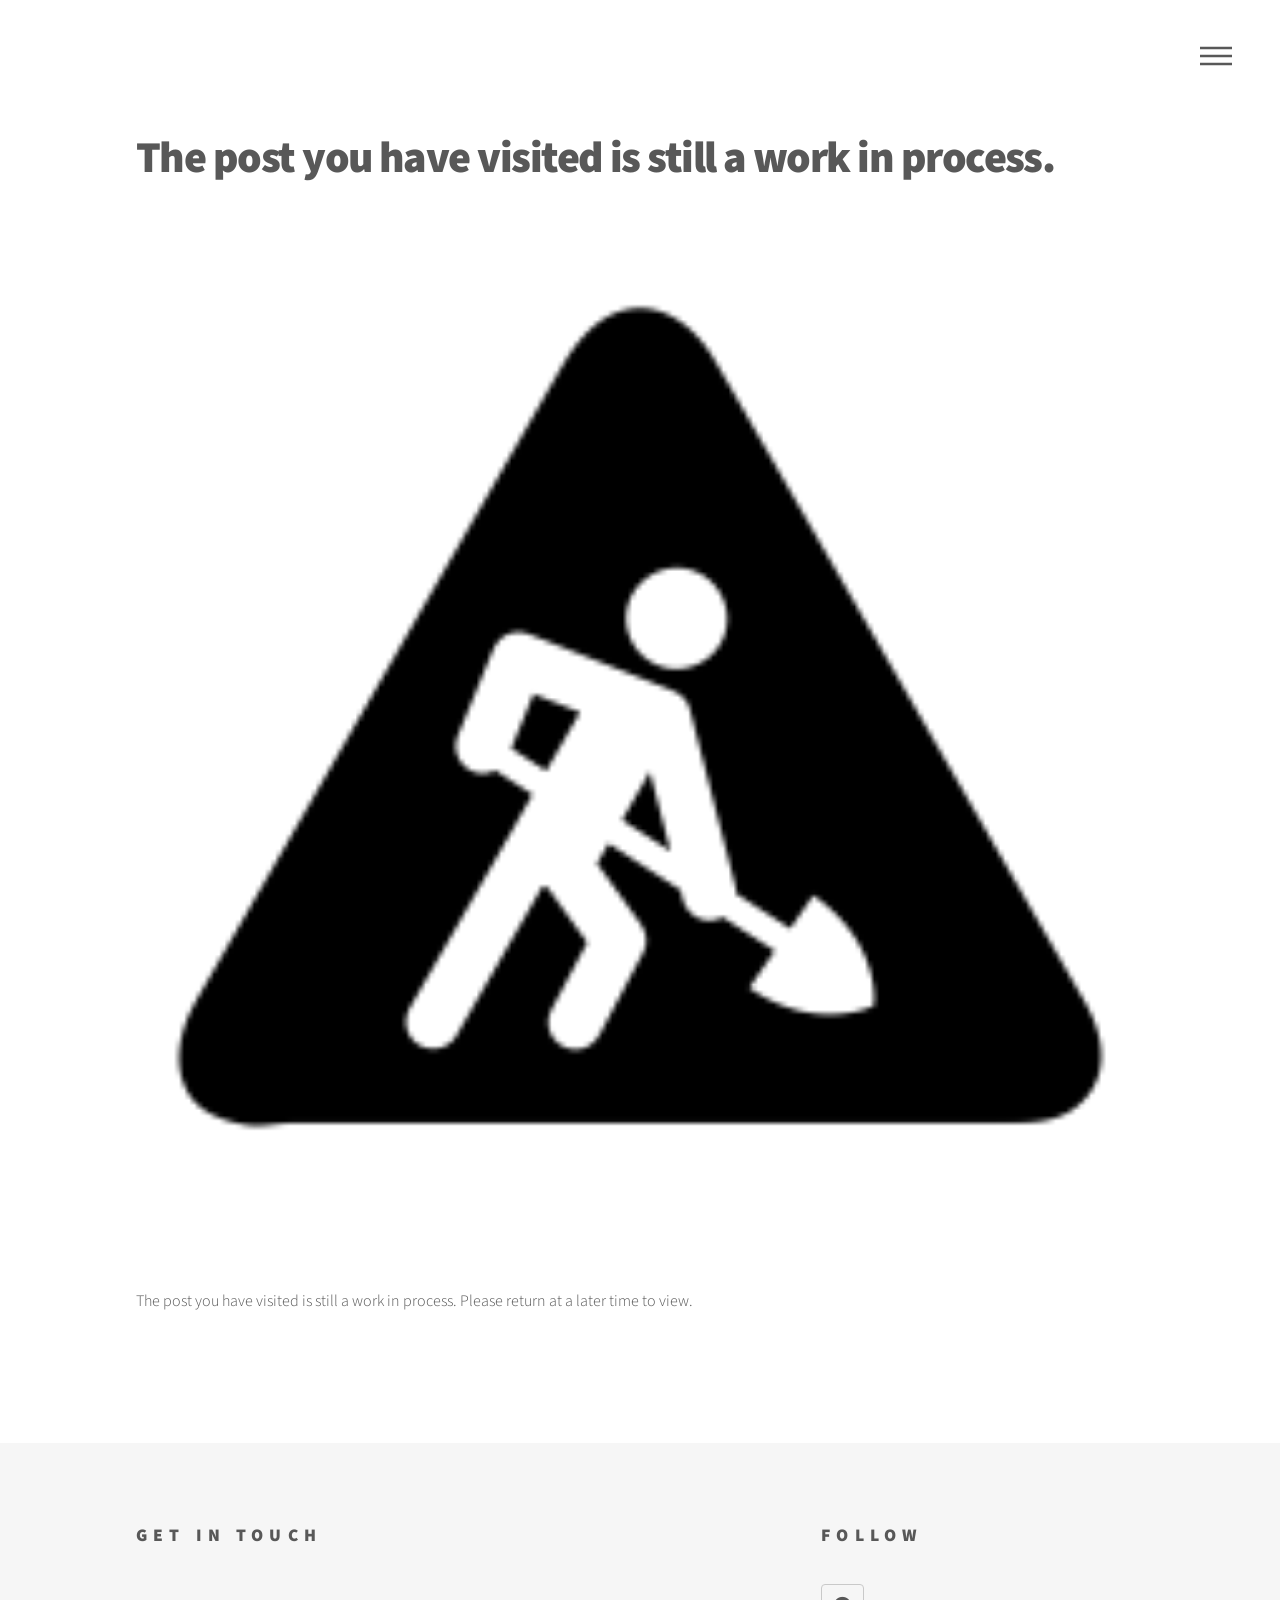
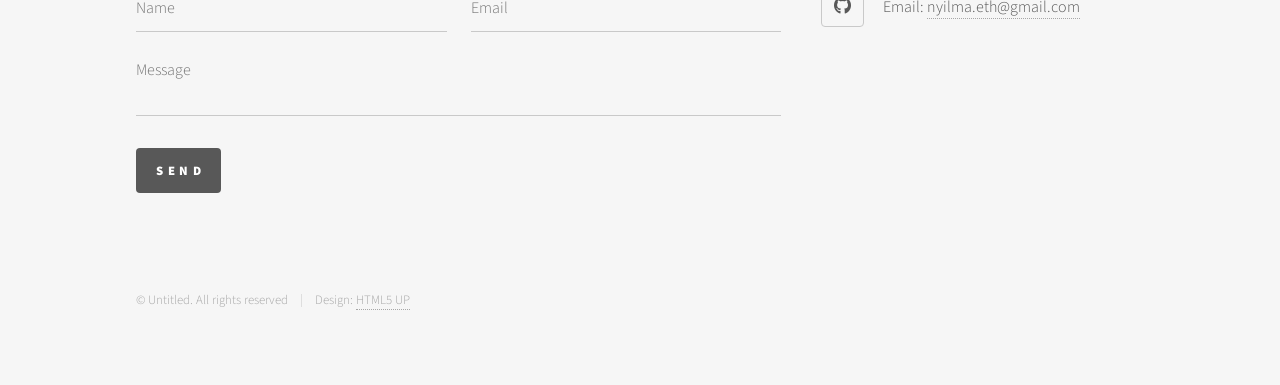
<file: wip.html>
<!DOCTYPE HTML>
<!--
	Phantom by HTML5 UP
	html5up.net | @ajlkn
	Free for personal and commercial use under the CCA 3.0 license (html5up.net/license)
-->
<html>
	<head>
		<title>Transmission in Greeting</title>
		<meta charset="utf-8" />
		<meta name="viewport" content="width=device-width, initial-scale=1, user-scalable=no" />
		<link rel="stylesheet" href="assets/css/main.css" />
		<noscript><link rel="stylesheet" href="assets/css/noscript.css" /></noscript>
	</head>
	<body class="is-preload">
		<!-- Wrapper -->
			<div id="wrapper">

				<!-- Header -->
					<header id="header">
						<div class="inner">

							<!-- Nav -->
								<nav>
									<ul>
										<li><a href="#menu">Menu</a></li>
									</ul>
								</nav>

						</div>
					</header>

				<!-- Menu -->
					<nav id="menu">
    <h2>Menu</h2>
    <ul>
        <li><a href="index.html">Home</a></li>
        <li><a href="info.html">Information</a></li>
        <li><a href="about.html">About me</a></li>
    </ul>
</nav>

				<!-- Main -->
					<div id="main">
						<div class="inner">
							<h1><strong>The post you have visited is still a work in process. </strong></h1>
							<span class="image main"><img src="downloads/wips.png" alt="" /></span>
							<h3></h3>
							<p>The post you have visited is still a work in process. Please return at a later time to view.</p>
						</div>
					</div>

				<!-- Footer -->
					<footer id="footer">
						<div class="inner">
							<section>
								<h2>Get in touch</h2>
								<form method="POST" action="https://formsubmit.co/nyilma.eth@gmail.com">
									<div class="fields">
										<div class="field half">
											<input type="text" name="name" id="name" placeholder="Name" />
										</div>
										<div class="field half">
											<input type="email" name="email" id="email" placeholder="Email" />
										</div>
										<div class="field">
											<textarea name="message" id="message" placeholder="Message"></textarea>
										</div>
									</div>
									<ul class="actions">
										<li><input type="submit" value="Send" class="primary" /></li>
									</ul>
									<input type="hidden" name="_captcha" value="false">
									<input type="hidden" name="_next" value="https://crusade3r.github.io/MedicalBlog/">
									<input type="hidden" name="_subject" value="New MedicalBlog Contact">
								</form>
							</section>
							<section>
								<h2>Follow</h2>
								<ul class="icons">
									<li><a href="https://github.com/crusade3r/" class="icon brands style2 fa-github"><span class="label">GitHub</span></a></li>
									<li><p>
										    Email:
										    <a href="mailto:nyilma.eth@gmail.com">nyilma.eth@gmail.com</a>
										</p>
										
								</ul>
							</section>
							<ul class="copyright">
								<li>&copy; Untitled. All rights reserved</li><li>Design: <a href="http://html5up.net">HTML5 UP</a></li>
							</ul>
						</div>
					</footer>

			</div>


		<!-- Scripts -->
			<script src="assets/js/jquery.min.js"></script>
			<script src="assets/js/browser.min.js"></script>
			<script src="assets/js/breakpoints.min.js"></script>
			<script src="assets/js/util.js"></script>
			<script src="assets/js/main.js"></script>

	</body>
</html>
</file>
<file: assets/css/noscript.css>
/*
	Phantom by HTML5 UP
	html5up.net | @ajlkn
	Free for personal and commercial use under the CCA 3.0 license (html5up.net/license)
*/

/* Tiles */

	body.is-preload .tiles article {
		-moz-transform: none;
		-webkit-transform: none;
		-ms-transform: none;
		transform: none;
		opacity: 1;
	}
</file>
<file: assets/css/main.css>
@import url(fontawesome-all.min.css);
@import url("https://fonts.googleapis.com/css?family=Source+Sans+Pro:300,700,900");

/*
	Phantom by HTML5 UP
	html5up.net | @ajlkn
	Free for personal and commercial use under the CCA 3.0 license (html5up.net/license)
*/

html, body, div, span, applet, object,
iframe, h1, h2, h3, h4, h5, h6, p, blockquote,
pre, a, abbr, acronym, address, big, cite,
code, del, dfn, em, img, ins, kbd, q, s, samp,
small, strike, strong, sub, sup, tt, var, b,
u, i, center, dl, dt, dd, ol, ul, li, fieldset,
form, label, legend, table, caption, tbody,
tfoot, thead, tr, th, td, article, aside,
canvas, details, embed, figure, figcaption,
footer, header, hgroup, menu, nav, output, ruby,
section, summary, time, mark, audio, video {
	margin: 0;
	padding: 0;
	border: 0;
	font-size: 100%;
	font: inherit;
	vertical-align: baseline;}

article, aside, details, figcaption, figure,
footer, header, hgroup, menu, nav, section {
	display: block;}

body {
	line-height: 1;
}

ol, ul {
	list-style: none;
}

blockquote, q {
	quotes: none;
}

	blockquote:before, blockquote:after, q:before, q:after {
		content: '';
		content: none;
	}

table {
	border-collapse: collapse;
	border-spacing: 0;
}

body {
	-webkit-text-size-adjust: none;
}

mark {
	background-color: transparent;
	color: inherit;
}

input::-moz-focus-inner {
	border: 0;
	padding: 0;
}

input, select, textarea {
	-moz-appearance: none;
	-webkit-appearance: none;
	-ms-appearance: none;
	appearance: none;
}

/* Basic */

	@-ms-viewport {
		width: device-width;
	}

	body {
		-ms-overflow-style: scrollbar;
	}

	@media screen and (max-width: 480px) {

		html, body {
			min-width: 320px;
		}

	}

	html {
		box-sizing: border-box;
	}

	*, *:before, *:after {
		box-sizing: inherit;
	}

	body {
		background: #ffffff;
	}

		body.is-preload *, body.is-preload *:before, body.is-preload *:after {
			-moz-animation: none !important;
			-webkit-animation: none !important;
			-ms-animation: none !important;
			animation: none !important;
			-moz-transition: none !important;
			-webkit-transition: none !important;
			-ms-transition: none !important;
			transition: none !important;
		}

/* Type */

	body, input, select, textarea {
		color: #585858;
		font-family: "Source Sans Pro", Helvetica, sans-serif;
		font-size: 16pt;
		font-weight: 300;
		line-height: 1.75;
	}

		@media screen and (max-width: 1680px) {

			body, input, select, textarea {
				font-size: 14pt;
			}

		}

		@media screen and (max-width: 1280px) {

			body, input, select, textarea {
				font-size: 12pt;
			}

		}

	a {
		-moz-transition: border-bottom-color 0.2s ease, color 0.2s ease;
		-webkit-transition: border-bottom-color 0.2s ease, color 0.2s ease;
		-ms-transition: border-bottom-color 0.2s ease, color 0.2s ease;
		transition: border-bottom-color 0.2s ease, color 0.2s ease;
		text-decoration: none;
		color: #585858;
		border-bottom: dotted 1px rgba(88, 88, 88, 0.5);
	}

		a:hover {
			border-bottom-color: transparent;
			color: #f2849e !important;
		}

	strong, b {
		font-weight: 900;
	}

	em, i {
		font-style: italic;
	}

	p {
		margin: 0 0 2em 0;
	}

	h1 {
		font-size: 2.75em;
		font-weight: 700;
		line-height: 1.3;
		margin: 0 0 1em 0;
		letter-spacing: -0.035em;
	}

		h1 a {
			color: inherit;
		}

		@media screen and (max-width: 736px) {

			h1 {
				font-size: 2em;
				margin: 0 0 1em 0;
			}

		}

		@media screen and (max-width: 360px) {

			h1 {
				font-size: 1.75em;
			}

		}

	h2, h3, h4, h5, h6 {
		font-weight: 900;
		line-height: 1.5;
		margin: 0 0 2em 0;
		text-transform: uppercase;
		letter-spacing: 0.35em;
	}

		h2 a, h3 a, h4 a, h5 a, h6 a {
			color: inherit;
		}

	h2 {
		font-size: 1.1em;
	}

	h3 {
		font-size: 1em;
	}

	h4 {
		font-size: 0.8em;
	}

	h5 {
		font-size: 0.8em;
	}

	h6 {
		font-size: 0.8em;
	}

	@media screen and (max-width: 980px) {

		h1 br, h2 br, h3 br, h4 br, h5 br, h6 br {
			display: none;
		}

	}

	@media screen and (max-width: 736px) {

		h2 {
			font-size: 1em;
		}

		h3 {
			font-size: 0.8em;
		}

	}

	sub {
		font-size: 0.8em;
		position: relative;
		top: 0.5em;
	}

	sup {
		font-size: 0.8em;
		position: relative;
		top: -0.5em;
	}

	blockquote {
		border-left: solid 4px #c9c9c9;
		font-style: italic;
		margin: 0 0 2em 0;
		padding: 0.5em 0 0.5em 2em;
	}

	code {
		background: rgba(144, 144, 144, 0.075);
		border-radius: 4px;
		border: solid 1px #c9c9c9;
		font-family: "Courier New", monospace;
		font-size: 0.9em;
		margin: 0 0.25em;
		padding: 0.25em 0.65em;
	}

	pre {
		-webkit-overflow-scrolling: touch;
		font-family: "Courier New", monospace;
		font-size: 0.9em;
		margin: 0 0 2em 0;
	}

		pre code {
			display: block;
			line-height: 1.75;
			padding: 1em 1.5em;
			overflow-x: auto;
		}

	hr {
		border: 0;
		border-bottom: solid 1px #c9c9c9;
		margin: 2em 0;
	}

		hr.major {
			margin: 3em 0;
		}

	.align-left {
		text-align: left;
	}

	.align-center {
		text-align: center;
	}

	.align-right {
		text-align: right;
	}

/* Row */

	.row {
		display: flex;
		flex-wrap: wrap;
		box-sizing: border-box;
		align-items: stretch;
	}

		.row > * {
			box-sizing: border-box;
		}

		.row.gtr-uniform > * > :last-child {
			margin-bottom: 0;
		}

		.row.aln-left {
			justify-content: flex-start;
		}

		.row.aln-center {
			justify-content: center;
		}

		.row.aln-right {
			justify-content: flex-end;
		}

		.row.aln-top {
			align-items: flex-start;
		}

		.row.aln-middle {
			align-items: center;
		}

		.row.aln-bottom {
			align-items: flex-end;
		}

		.row > .imp {
			order: -1;
		}

		.row > .col-1 {
			width: 8.33333%;
		}

		.row > .off-1 {
			margin-left: 8.33333%;
		}

		.row > .col-2 {
			width: 16.66667%;
		}

		.row > .off-2 {
			margin-left: 16.66667%;
		}

		.row > .col-3 {
			width: 25%;
		}

		.row > .off-3 {
			margin-left: 25%;
		}

		.row > .col-4 {
			width: 33.33333%;
		}

		.row > .off-4 {
			margin-left: 33.33333%;
		}

		.row > .col-5 {
			width: 41.66667%;
		}

		.row > .off-5 {
			margin-left: 41.66667%;
		}

		.row > .col-6 {
			width: 50%;
		}

		.row > .off-6 {
			margin-left: 50%;
		}

		.row > .col-7 {
			width: 58.33333%;
		}

		.row > .off-7 {
			margin-left: 58.33333%;
		}

		.row > .col-8 {
			width: 66.66667%;
		}

		.row > .off-8 {
			margin-left: 66.66667%;
		}

		.row > .col-9 {
			width: 75%;
		}

		.row > .off-9 {
			margin-left: 75%;
		}

		.row > .col-10 {
			width: 83.33333%;
		}

		.row > .off-10 {
			margin-left: 83.33333%;
		}

		.row > .col-11 {
			width: 91.66667%;
		}

		.row > .off-11 {
			margin-left: 91.66667%;
		}

		.row > .col-12 {
			width: 100%;
		}

		.row > .off-12 {
			margin-left: 100%;
		}

		.row.gtr-0 {
			margin-top: 0;
			margin-left: 0em;
		}

			.row.gtr-0 > * {
				padding: 0 0 0 0em;
			}

			.row.gtr-0.gtr-uniform {
				margin-top: 0em;
			}

				.row.gtr-0.gtr-uniform > * {
					padding-top: 0em;
				}

		.row.gtr-25 {
			margin-top: 0;
			margin-left: -0.5em;
		}

			.row.gtr-25 > * {
				padding: 0 0 0 0.5em;
			}

			.row.gtr-25.gtr-uniform {
				margin-top: -0.5em;
			}

				.row.gtr-25.gtr-uniform > * {
					padding-top: 0.5em;
				}

		.row.gtr-50 {
			margin-top: 0;
			margin-left: -1em;
		}

			.row.gtr-50 > * {
				padding: 0 0 0 1em;
			}

			.row.gtr-50.gtr-uniform {
				margin-top: -1em;
			}

				.row.gtr-50.gtr-uniform > * {
					padding-top: 1em;
				}

		.row {
			margin-top: 0;
			margin-left: -2em;
		}

			.row > * {
				padding: 0 0 0 2em;
			}

			.row.gtr-uniform {
				margin-top: -2em;
			}

				.row.gtr-uniform > * {
					padding-top: 2em;
				}

		.row.gtr-150 {
			margin-top: 0;
			margin-left: -3em;
		}

			.row.gtr-150 > * {
				padding: 0 0 0 3em;
			}

			.row.gtr-150.gtr-uniform {
				margin-top: -3em;
			}

				.row.gtr-150.gtr-uniform > * {
					padding-top: 3em;
				}

		.row.gtr-200 {
			margin-top: 0;
			margin-left: -4em;
		}

			.row.gtr-200 > * {
				padding: 0 0 0 4em;
			}

			.row.gtr-200.gtr-uniform {
				margin-top: -4em;
			}

				.row.gtr-200.gtr-uniform > * {
					padding-top: 4em;
				}

		@media screen and (max-width: 1680px) {

			.row {
				display: flex;
				flex-wrap: wrap;
				box-sizing: border-box;
				align-items: stretch;
			}

				.row > * {
					box-sizing: border-box;
				}

				.row.gtr-uniform > * > :last-child {
					margin-bottom: 0;
				}

				.row.aln-left {
					justify-content: flex-start;
				}

				.row.aln-center {
					justify-content: center;
				}

				.row.aln-right {
					justify-content: flex-end;
				}

				.row.aln-top {
					align-items: flex-start;
				}

				.row.aln-middle {
					align-items: center;
				}

				.row.aln-bottom {
					align-items: flex-end;
				}

				.row > .imp-xlarge {
					order: -1;
				}

				.row > .col-1-xlarge {
					width: 8.33333%;
				}

				.row > .off-1-xlarge {
					margin-left: 8.33333%;
				}

				.row > .col-2-xlarge {
					width: 16.66667%;
				}

				.row > .off-2-xlarge {
					margin-left: 16.66667%;
				}

				.row > .col-3-xlarge {
					width: 25%;
				}

				.row > .off-3-xlarge {
					margin-left: 25%;
				}

				.row > .col-4-xlarge {
					width: 33.33333%;
				}

				.row > .off-4-xlarge {
					margin-left: 33.33333%;
				}

				.row > .col-5-xlarge {
					width: 41.66667%;
				}

				.row > .off-5-xlarge {
					margin-left: 41.66667%;
				}

				.row > .col-6-xlarge {
					width: 50%;
				}

				.row > .off-6-xlarge {
					margin-left: 50%;
				}

				.row > .col-7-xlarge {
					width: 58.33333%;
				}

				.row > .off-7-xlarge {
					margin-left: 58.33333%;
				}

				.row > .col-8-xlarge {
					width: 66.66667%;
				}

				.row > .off-8-xlarge {
					margin-left: 66.66667%;
				}

				.row > .col-9-xlarge {
					width: 75%;
				}

				.row > .off-9-xlarge {
					margin-left: 75%;
				}

				.row > .col-10-xlarge {
					width: 83.33333%;
				}

				.row > .off-10-xlarge {
					margin-left: 83.33333%;
				}

				.row > .col-11-xlarge {
					width: 91.66667%;
				}

				.row > .off-11-xlarge {
					margin-left: 91.66667%;
				}

				.row > .col-12-xlarge {
					width: 100%;
				}

				.row > .off-12-xlarge {
					margin-left: 100%;
				}

				.row.gtr-0 {
					margin-top: 0;
					margin-left: 0em;
				}

					.row.gtr-0 > * {
						padding: 0 0 0 0em;
					}

					.row.gtr-0.gtr-uniform {
						margin-top: 0em;
					}

						.row.gtr-0.gtr-uniform > * {
							padding-top: 0em;
						}

				.row.gtr-25 {
					margin-top: 0;
					margin-left: -0.5em;
				}

					.row.gtr-25 > * {
						padding: 0 0 0 0.5em;
					}

					.row.gtr-25.gtr-uniform {
						margin-top: -0.5em;
					}

						.row.gtr-25.gtr-uniform > * {
							padding-top: 0.5em;
						}

				.row.gtr-50 {
					margin-top: 0;
					margin-left: -1em;
				}

					.row.gtr-50 > * {
						padding: 0 0 0 1em;
					}

					.row.gtr-50.gtr-uniform {
						margin-top: -1em;
					}

						.row.gtr-50.gtr-uniform > * {
							padding-top: 1em;
						}

				.row {
					margin-top: 0;
					margin-left: -2em;
				}

					.row > * {
						padding: 0 0 0 2em;
					}

					.row.gtr-uniform {
						margin-top: -2em;
					}

						.row.gtr-uniform > * {
							padding-top: 2em;
						}

				.row.gtr-150 {
					margin-top: 0;
					margin-left: -3em;
				}

					.row.gtr-150 > * {
						padding: 0 0 0 3em;
					}

					.row.gtr-150.gtr-uniform {
						margin-top: -3em;
					}

						.row.gtr-150.gtr-uniform > * {
							padding-top: 3em;
						}

				.row.gtr-200 {
					margin-top: 0;
					margin-left: -4em;
				}

					.row.gtr-200 > * {
						padding: 0 0 0 4em;
					}

					.row.gtr-200.gtr-uniform {
						margin-top: -4em;
					}

						.row.gtr-200.gtr-uniform > * {
							padding-top: 4em;
						}

		}

		@media screen and (max-width: 1280px) {

			.row {
				display: flex;
				flex-wrap: wrap;
				box-sizing: border-box;
				align-items: stretch;
			}

				.row > * {
					box-sizing: border-box;
				}

				.row.gtr-uniform > * > :last-child {
					margin-bottom: 0;
				}

				.row.aln-left {
					justify-content: flex-start;
				}

				.row.aln-center {
					justify-content: center;
				}

				.row.aln-right {
					justify-content: flex-end;
				}

				.row.aln-top {
					align-items: flex-start;
				}

				.row.aln-middle {
					align-items: center;
				}

				.row.aln-bottom {
					align-items: flex-end;
				}

				.row > .imp-large {
					order: -1;
				}

				.row > .col-1-large {
					width: 8.33333%;
				}

				.row > .off-1-large {
					margin-left: 8.33333%;
				}

				.row > .col-2-large {
					width: 16.66667%;
				}

				.row > .off-2-large {
					margin-left: 16.66667%;
				}

				.row > .col-3-large {
					width: 25%;
				}

				.row > .off-3-large {
					margin-left: 25%;
				}

				.row > .col-4-large {
					width: 33.33333%;
				}

				.row > .off-4-large {
					margin-left: 33.33333%;
				}

				.row > .col-5-large {
					width: 41.66667%;
				}

				.row > .off-5-large {
					margin-left: 41.66667%;
				}

				.row > .col-6-large {
					width: 50%;
				}

				.row > .off-6-large {
					margin-left: 50%;
				}

				.row > .col-7-large {
					width: 58.33333%;
				}

				.row > .off-7-large {
					margin-left: 58.33333%;
				}

				.row > .col-8-large {
					width: 66.66667%;
				}

				.row > .off-8-large {
					margin-left: 66.66667%;
				}

				.row > .col-9-large {
					width: 75%;
				}

				.row > .off-9-large {
					margin-left: 75%;
				}

				.row > .col-10-large {
					width: 83.33333%;
				}

				.row > .off-10-large {
					margin-left: 83.33333%;
				}

				.row > .col-11-large {
					width: 91.66667%;
				}

				.row > .off-11-large {
					margin-left: 91.66667%;
				}

				.row > .col-12-large {
					width: 100%;
				}

				.row > .off-12-large {
					margin-left: 100%;
				}

				.row.gtr-0 {
					margin-top: 0;
					margin-left: 0em;
				}

					.row.gtr-0 > * {
						padding: 0 0 0 0em;
					}

					.row.gtr-0.gtr-uniform {
						margin-top: 0em;
					}

						.row.gtr-0.gtr-uniform > * {
							padding-top: 0em;
						}

				.row.gtr-25 {
					margin-top: 0;
					margin-left: -0.5em;
				}

					.row.gtr-25 > * {
						padding: 0 0 0 0.5em;
					}

					.row.gtr-25.gtr-uniform {
						margin-top: -0.5em;
					}

						.row.gtr-25.gtr-uniform > * {
							padding-top: 0.5em;
						}

				.row.gtr-50 {
					margin-top: 0;
					margin-left: -1em;
				}

					.row.gtr-50 > * {
						padding: 0 0 0 1em;
					}

					.row.gtr-50.gtr-uniform {
						margin-top: -1em;
					}

						.row.gtr-50.gtr-uniform > * {
							padding-top: 1em;
						}

				.row {
					margin-top: 0;
					margin-left: -2em;
				}

					.row > * {
						padding: 0 0 0 2em;
					}

					.row.gtr-uniform {
						margin-top: -2em;
					}

						.row.gtr-uniform > * {
							padding-top: 2em;
						}

				.row.gtr-150 {
					margin-top: 0;
					margin-left: -3em;
				}

					.row.gtr-150 > * {
						padding: 0 0 0 3em;
					}

					.row.gtr-150.gtr-uniform {
						margin-top: -3em;
					}

						.row.gtr-150.gtr-uniform > * {
							padding-top: 3em;
						}

				.row.gtr-200 {
					margin-top: 0;
					margin-left: -4em;
				}

					.row.gtr-200 > * {
						padding: 0 0 0 4em;
					}

					.row.gtr-200.gtr-uniform {
						margin-top: -4em;
					}

						.row.gtr-200.gtr-uniform > * {
							padding-top: 4em;
						}

		}

		@media screen and (max-width: 980px) {

			.row {
				display: flex;
				flex-wrap: wrap;
				box-sizing: border-box;
				align-items: stretch;
			}

				.row > * {
					box-sizing: border-box;
				}

				.row.gtr-uniform > * > :last-child {
					margin-bottom: 0;
				}

				.row.aln-left {
					justify-content: flex-start;
				}

				.row.aln-center {
					justify-content: center;
				}

				.row.aln-right {
					justify-content: flex-end;
				}

				.row.aln-top {
					align-items: flex-start;
				}

				.row.aln-middle {
					align-items: center;
				}

				.row.aln-bottom {
					align-items: flex-end;
				}

				.row > .imp-medium {
					order: -1;
				}

				.row > .col-1-medium {
					width: 8.33333%;
				}

				.row > .off-1-medium {
					margin-left: 8.33333%;
				}

				.row > .col-2-medium {
					width: 16.66667%;
				}

				.row > .off-2-medium {
					margin-left: 16.66667%;
				}

				.row > .col-3-medium {
					width: 25%;
				}

				.row > .off-3-medium {
					margin-left: 25%;
				}

				.row > .col-4-medium {
					width: 33.33333%;
				}

				.row > .off-4-medium {
					margin-left: 33.33333%;
				}

				.row > .col-5-medium {
					width: 41.66667%;
				}

				.row > .off-5-medium {
					margin-left: 41.66667%;
				}

				.row > .col-6-medium {
					width: 50%;
				}

				.row > .off-6-medium {
					margin-left: 50%;
				}

				.row > .col-7-medium {
					width: 58.33333%;
				}

				.row > .off-7-medium {
					margin-left: 58.33333%;
				}

				.row > .col-8-medium {
					width: 66.66667%;
				}

				.row > .off-8-medium {
					margin-left: 66.66667%;
				}

				.row > .col-9-medium {
					width: 75%;
				}

				.row > .off-9-medium {
					margin-left: 75%;
				}

				.row > .col-10-medium {
					width: 83.33333%;
				}

				.row > .off-10-medium {
					margin-left: 83.33333%;
				}

				.row > .col-11-medium {
					width: 91.66667%;
				}

				.row > .off-11-medium {
					margin-left: 91.66667%;
				}

				.row > .col-12-medium {
					width: 100%;
				}

				.row > .off-12-medium {
					margin-left: 100%;
				}

				.row.gtr-0 {
					margin-top: 0;
					margin-left: 0em;
				}

					.row.gtr-0 > * {
						padding: 0 0 0 0em;
					}

					.row.gtr-0.gtr-uniform {
						margin-top: 0em;
					}

						.row.gtr-0.gtr-uniform > * {
							padding-top: 0em;
						}

				.row.gtr-25 {
					margin-top: 0;
					margin-left: -0.375em;
				}

					.row.gtr-25 > * {
						padding: 0 0 0 0.375em;
					}

					.row.gtr-25.gtr-uniform {
						margin-top: -0.375em;
					}

						.row.gtr-25.gtr-uniform > * {
							padding-top: 0.375em;
						}

				.row.gtr-50 {
					margin-top: 0;
					margin-left: -0.75em;
				}

					.row.gtr-50 > * {
						padding: 0 0 0 0.75em;
					}

					.row.gtr-50.gtr-uniform {
						margin-top: -0.75em;
					}

						.row.gtr-50.gtr-uniform > * {
							padding-top: 0.75em;
						}

				.row {
					margin-top: 0;
					margin-left: -1.5em;
				}

					.row > * {
						padding: 0 0 0 1.5em;
					}

					.row.gtr-uniform {
						margin-top: -1.5em;
					}

						.row.gtr-uniform > * {
							padding-top: 1.5em;
						}

				.row.gtr-150 {
					margin-top: 0;
					margin-left: -2.25em;
				}

					.row.gtr-150 > * {
						padding: 0 0 0 2.25em;
					}

					.row.gtr-150.gtr-uniform {
						margin-top: -2.25em;
					}

						.row.gtr-150.gtr-uniform > * {
							padding-top: 2.25em;
						}

				.row.gtr-200 {
					margin-top: 0;
					margin-left: -3em;
				}

					.row.gtr-200 > * {
						padding: 0 0 0 3em;
					}

					.row.gtr-200.gtr-uniform {
						margin-top: -3em;
					}

						.row.gtr-200.gtr-uniform > * {
							padding-top: 3em;
						}

		}

		@media screen and (max-width: 736px) {

			.row {
				display: flex;
				flex-wrap: wrap;
				box-sizing: border-box;
				align-items: stretch;
			}

				.row > * {
					box-sizing: border-box;
				}

				.row.gtr-uniform > * > :last-child {
					margin-bottom: 0;
				}

				.row.aln-left {
					justify-content: flex-start;
				}

				.row.aln-center {
					justify-content: center;
				}

				.row.aln-right {
					justify-content: flex-end;
				}

				.row.aln-top {
					align-items: flex-start;
				}

				.row.aln-middle {
					align-items: center;
				}

				.row.aln-bottom {
					align-items: flex-end;
				}

				.row > .imp-small {
					order: -1;
				}

				.row > .col-1-small {
					width: 8.33333%;
				}

				.row > .off-1-small {
					margin-left: 8.33333%;
				}

				.row > .col-2-small {
					width: 16.66667%;
				}

				.row > .off-2-small {
					margin-left: 16.66667%;
				}

				.row > .col-3-small {
					width: 25%;
				}

				.row > .off-3-small {
					margin-left: 25%;
				}

				.row > .col-4-small {
					width: 33.33333%;
				}

				.row > .off-4-small {
					margin-left: 33.33333%;
				}

				.row > .col-5-small {
					width: 41.66667%;
				}

				.row > .off-5-small {
					margin-left: 41.66667%;
				}

				.row > .col-6-small {
					width: 50%;
				}

				.row > .off-6-small {
					margin-left: 50%;
				}

				.row > .col-7-small {
					width: 58.33333%;
				}

				.row > .off-7-small {
					margin-left: 58.33333%;
				}

				.row > .col-8-small {
					width: 66.66667%;
				}

				.row > .off-8-small {
					margin-left: 66.66667%;
				}

				.row > .col-9-small {
					width: 75%;
				}

				.row > .off-9-small {
					margin-left: 75%;
				}

				.row > .col-10-small {
					width: 83.33333%;
				}

				.row > .off-10-small {
					margin-left: 83.33333%;
				}

				.row > .col-11-small {
					width: 91.66667%;
				}

				.row > .off-11-small {
					margin-left: 91.66667%;
				}

				.row > .col-12-small {
					width: 100%;
				}

				.row > .off-12-small {
					margin-left: 100%;
				}

				.row.gtr-0 {
					margin-top: 0;
					margin-left: 0em;
				}

					.row.gtr-0 > * {
						padding: 0 0 0 0em;
					}

					.row.gtr-0.gtr-uniform {
						margin-top: 0em;
					}

						.row.gtr-0.gtr-uniform > * {
							padding-top: 0em;
						}

				.row.gtr-25 {
					margin-top: 0;
					margin-left: -0.25em;
				}

					.row.gtr-25 > * {
						padding: 0 0 0 0.25em;
					}

					.row.gtr-25.gtr-uniform {
						margin-top: -0.25em;
					}

						.row.gtr-25.gtr-uniform > * {
							padding-top: 0.25em;
						}

				.row.gtr-50 {
					margin-top: 0;
					margin-left: -0.5em;
				}

					.row.gtr-50 > * {
						padding: 0 0 0 0.5em;
					}

					.row.gtr-50.gtr-uniform {
						margin-top: -0.5em;
					}

						.row.gtr-50.gtr-uniform > * {
							padding-top: 0.5em;
						}

				.row {
					margin-top: 0;
					margin-left: -1em;
				}

					.row > * {
						padding: 0 0 0 1em;
					}

					.row.gtr-uniform {
						margin-top: -1em;
					}

						.row.gtr-uniform > * {
							padding-top: 1em;
						}

				.row.gtr-150 {
					margin-top: 0;
					margin-left: -1.5em;
				}

					.row.gtr-150 > * {
						padding: 0 0 0 1.5em;
					}

					.row.gtr-150.gtr-uniform {
						margin-top: -1.5em;
					}

						.row.gtr-150.gtr-uniform > * {
							padding-top: 1.5em;
						}

				.row.gtr-200 {
					margin-top: 0;
					margin-left: -2em;
				}

					.row.gtr-200 > * {
						padding: 0 0 0 2em;
					}

					.row.gtr-200.gtr-uniform {
						margin-top: -2em;
					}

						.row.gtr-200.gtr-uniform > * {
							padding-top: 2em;
						}

		}

		@media screen and (max-width: 480px) {

			.row {
				display: flex;
				flex-wrap: wrap;
				box-sizing: border-box;
				align-items: stretch;
			}

				.row > * {
					box-sizing: border-box;
				}

				.row.gtr-uniform > * > :last-child {
					margin-bottom: 0;
				}

				.row.aln-left {
					justify-content: flex-start;
				}

				.row.aln-center {
					justify-content: center;
				}

				.row.aln-right {
					justify-content: flex-end;
				}

				.row.aln-top {
					align-items: flex-start;
				}

				.row.aln-middle {
					align-items: center;
				}

				.row.aln-bottom {
					align-items: flex-end;
				}

				.row > .imp-xsmall {
					order: -1;
				}

				.row > .col-1-xsmall {
					width: 8.33333%;
				}

				.row > .off-1-xsmall {
					margin-left: 8.33333%;
				}

				.row > .col-2-xsmall {
					width: 16.66667%;
				}

				.row > .off-2-xsmall {
					margin-left: 16.66667%;
				}

				.row > .col-3-xsmall {
					width: 25%;
				}

				.row > .off-3-xsmall {
					margin-left: 25%;
				}

				.row > .col-4-xsmall {
					width: 33.33333%;
				}

				.row > .off-4-xsmall {
					margin-left: 33.33333%;
				}

				.row > .col-5-xsmall {
					width: 41.66667%;
				}

				.row > .off-5-xsmall {
					margin-left: 41.66667%;
				}

				.row > .col-6-xsmall {
					width: 50%;
				}

				.row > .off-6-xsmall {
					margin-left: 50%;
				}

				.row > .col-7-xsmall {
					width: 58.33333%;
				}

				.row > .off-7-xsmall {
					margin-left: 58.33333%;
				}

				.row > .col-8-xsmall {
					width: 66.66667%;
				}

				.row > .off-8-xsmall {
					margin-left: 66.66667%;
				}

				.row > .col-9-xsmall {
					width: 75%;
				}

				.row > .off-9-xsmall {
					margin-left: 75%;
				}

				.row > .col-10-xsmall {
					width: 83.33333%;
				}

				.row > .off-10-xsmall {
					margin-left: 83.33333%;
				}

				.row > .col-11-xsmall {
					width: 91.66667%;
				}

				.row > .off-11-xsmall {
					margin-left: 91.66667%;
				}

				.row > .col-12-xsmall {
					width: 100%;
				}

				.row > .off-12-xsmall {
					margin-left: 100%;
				}

				.row.gtr-0 {
					margin-top: 0;
					margin-left: 0em;
				}

					.row.gtr-0 > * {
						padding: 0 0 0 0em;
					}

					.row.gtr-0.gtr-uniform {
						margin-top: 0em;
					}

						.row.gtr-0.gtr-uniform > * {
							padding-top: 0em;
						}

				.row.gtr-25 {
					margin-top: 0;
					margin-left: -0.25em;
				}

					.row.gtr-25 > * {
						padding: 0 0 0 0.25em;
					}

					.row.gtr-25.gtr-uniform {
						margin-top: -0.25em;
					}

						.row.gtr-25.gtr-uniform > * {
							padding-top: 0.25em;
						}

				.row.gtr-50 {
					margin-top: 0;
					margin-left: -0.5em;
				}

					.row.gtr-50 > * {
						padding: 0 0 0 0.5em;
					}

					.row.gtr-50.gtr-uniform {
						margin-top: -0.5em;
					}

						.row.gtr-50.gtr-uniform > * {
							padding-top: 0.5em;
						}

				.row {
					margin-top: 0;
					margin-left: -1em;
				}

					.row > * {
						padding: 0 0 0 1em;
					}

					.row.gtr-uniform {
						margin-top: -1em;
					}

						.row.gtr-uniform > * {
							padding-top: 1em;
						}

				.row.gtr-150 {
					margin-top: 0;
					margin-left: -1.5em;
				}

					.row.gtr-150 > * {
						padding: 0 0 0 1.5em;
					}

					.row.gtr-150.gtr-uniform {
						margin-top: -1.5em;
					}

						.row.gtr-150.gtr-uniform > * {
							padding-top: 1.5em;
						}

				.row.gtr-200 {
					margin-top: 0;
					margin-left: -2em;
				}

					.row.gtr-200 > * {
						padding: 0 0 0 2em;
					}

					.row.gtr-200.gtr-uniform {
						margin-top: -2em;
					}

						.row.gtr-200.gtr-uniform > * {
							padding-top: 2em;
						}

		}

/* Section/Article */

	section.special, article.special {
		text-align: center;
	}

	header p {
		margin-top: -1em;
	}

	@media screen and (max-width: 736px) {

		header p {
			margin-top: 0;
		}

	}

/* Icon */

	.icon {
		text-decoration: none;
		border-bottom: none;
		position: relative;
	}

		.icon:before {
			-moz-osx-font-smoothing: grayscale;
			-webkit-font-smoothing: antialiased;
			display: inline-block;
			font-style: normal;
			font-variant: normal;
			text-rendering: auto;
			line-height: 1;
			text-transform: none !important;
			font-family: 'Font Awesome 5 Free';
			font-weight: 400;
		}

		.icon > .label {
			display: none;
		}

		.icon:before {
			line-height: inherit;
		}

		.icon.solid:before {
			font-weight: 900;
		}

		.icon.brands:before {
			font-family: 'Font Awesome 5 Brands';
		}

		.icon.style2 {
			-moz-transition: background-color 0.2s ease-in-out, color 0.2s ease-in-out, border-color 0.2s ease-in-out;
			-webkit-transition: background-color 0.2s ease-in-out, color 0.2s ease-in-out, border-color 0.2s ease-in-out;
			-ms-transition: background-color 0.2s ease-in-out, color 0.2s ease-in-out, border-color 0.2s ease-in-out;
			transition: background-color 0.2s ease-in-out, color 0.2s ease-in-out, border-color 0.2s ease-in-out;
			background-color: transparent;
			border: solid 1px #c9c9c9;
			border-radius: 4px;
			width: 2.65em;
			height: 2.65em;
			display: inline-block;
			text-align: center;
			line-height: 2.65em;
			color: inherit;
		}

			.icon.style2:before {
				font-size: 1.1em;
			}

			.icon.style2:hover {
				color: #f2849e;
				border-color: #f2849e;
			}

			.icon.style2:active {
				background-color: rgba(242, 132, 158, 0.1);
			}

/* List */

	ol {
		list-style: decimal;
		margin: 0 0 2em 0;
		padding-left: 1.25em;
	}

		ol li {
			padding-left: 0.25em;
		}

	ul {
		list-style: disc;
		margin: 0 0 2em 0;
		padding-left: 1em;
	}

		ul li {
			padding-left: 0.5em;
		}

		ul.alt {
			list-style: none;
			padding-left: 0;
		}

			ul.alt li {
				border-top: solid 1px #c9c9c9;
				padding: 0.5em 0;
			}

				ul.alt li:first-child {
					border-top: 0;
					padding-top: 0;
				}

	dl {
		margin: 0 0 2em 0;
	}

		dl dt {
			display: block;
			font-weight: 900;
			margin: 0 0 1em 0;
		}

		dl dd {
			margin-left: 2em;
		}

/* Actions */

	ul.actions {
		display: -moz-flex;
		display: -webkit-flex;
		display: -ms-flex;
		display: flex;
		cursor: default;
		list-style: none;
		margin-left: -1em;
		padding-left: 0;
	}

		ul.actions li {
			padding: 0 0 0 1em;
			vertical-align: middle;
		}

		ul.actions.special {
			-moz-justify-content: center;
			-webkit-justify-content: center;
			-ms-justify-content: center;
			justify-content: center;
			width: 100%;
			margin-left: 0;
		}

			ul.actions.special li:first-child {
				padding-left: 0;
			}

		ul.actions.stacked {
			-moz-flex-direction: column;
			-webkit-flex-direction: column;
			-ms-flex-direction: column;
			flex-direction: column;
			margin-left: 0;
		}

			ul.actions.stacked li {
				padding: 1.3em 0 0 0;
			}

				ul.actions.stacked li:first-child {
					padding-top: 0;
				}

		ul.actions.fit {
			width: calc(100% + 1em);
		}

			ul.actions.fit li {
				-moz-flex-grow: 1;
				-webkit-flex-grow: 1;
				-ms-flex-grow: 1;
				flex-grow: 1;
				-moz-flex-shrink: 1;
				-webkit-flex-shrink: 1;
				-ms-flex-shrink: 1;
				flex-shrink: 1;
				width: 100%;
			}

				ul.actions.fit li > * {
					width: 100%;
				}

			ul.actions.fit.stacked {
				width: 100%;
			}

		@media screen and (max-width: 480px) {

			ul.actions:not(.fixed) {
				-moz-flex-direction: column;
				-webkit-flex-direction: column;
				-ms-flex-direction: column;
				flex-direction: column;
				margin-left: 0;
				width: 100% !important;
			}

				ul.actions:not(.fixed) li {
					-moz-flex-grow: 1;
					-webkit-flex-grow: 1;
					-ms-flex-grow: 1;
					flex-grow: 1;
					-moz-flex-shrink: 1;
					-webkit-flex-shrink: 1;
					-ms-flex-shrink: 1;
					flex-shrink: 1;
					padding: 1em 0 0 0;
					text-align: center;
					width: 100%;
				}

					ul.actions:not(.fixed) li > * {
						width: 100%;
					}

					ul.actions:not(.fixed) li:first-child {
						padding-top: 0;
					}

					ul.actions:not(.fixed) li input[type="submit"],
					ul.actions:not(.fixed) li input[type="reset"],
					ul.actions:not(.fixed) li input[type="button"],
					ul.actions:not(.fixed) li button,
					ul.actions:not(.fixed) li .button {
						width: 100%;
					}

						ul.actions:not(.fixed) li input[type="submit"].icon:before,
						ul.actions:not(.fixed) li input[type="reset"].icon:before,
						ul.actions:not(.fixed) li input[type="button"].icon:before,
						ul.actions:not(.fixed) li button.icon:before,
						ul.actions:not(.fixed) li .button.icon:before {
							margin-left: -0.5rem;
						}

		}

/* Icons */

	ul.icons {
		cursor: default;
		list-style: none;
		padding-left: 0;
		margin: -1em 0 2em -1em;
	}

		ul.icons li {
			display: inline-block;
			padding: 1em 0 0 1em;
		}

/* Form */

	form {
		margin: 0 0 2em 0;
		overflow-x: hidden;
	}

		form > :last-child {
			margin-bottom: 0;
		}

		form > .fields {
			display: -moz-flex;
			display: -webkit-flex;
			display: -ms-flex;
			display: flex;
			-moz-flex-wrap: wrap;
			-webkit-flex-wrap: wrap;
			-ms-flex-wrap: wrap;
			flex-wrap: wrap;
			width: calc(100% + 3em);
			margin: -1.5em 0 2em -1.5em;
		}

			form > .fields > .field {
				-moz-flex-grow: 0;
				-webkit-flex-grow: 0;
				-ms-flex-grow: 0;
				flex-grow: 0;
				-moz-flex-shrink: 0;
				-webkit-flex-shrink: 0;
				-ms-flex-shrink: 0;
				flex-shrink: 0;
				padding: 1.5em 0 0 1.5em;
				width: calc(100% - 1.5em);
			}

				form > .fields > .field.half {
					width: calc(50% - 0.75em);
				}

				form > .fields > .field.third {
					width: calc(100%/3 - 0.5em);
				}

				form > .fields > .field.quarter {
					width: calc(25% - 0.375em);
				}

		@media screen and (max-width: 480px) {

			form > .fields {
				width: calc(100% + 3em);
				margin: -1.5em 0 2em -1.5em;
			}

				form > .fields > .field {
					padding: 1.5em 0 0 1.5em;
					width: calc(100% - 1.5em);
				}

					form > .fields > .field.half {
						width: calc(100% - 1.5em);
					}

					form > .fields > .field.third {
						width: calc(100% - 1.5em);
					}

					form > .fields > .field.quarter {
						width: calc(100% - 1.5em);
					}

		}

	label {
		display: block;
		font-size: 0.9em;
		font-weight: 900;
		margin: 0 0 1em 0;
	}

	input[type="text"],
	input[type="password"],
	input[type="email"],
	input[type="tel"],
	select,
	textarea {
		-moz-appearance: none;
		-webkit-appearance: none;
		-ms-appearance: none;
		appearance: none;
		background-color: transparent;
		border: none;
		border-radius: 0;
		border-bottom: solid 1px #c9c9c9;
		color: inherit;
		display: block;
		outline: 0;
		padding: 0;
		text-decoration: none;
		width: 100%;
	}

		input[type="text"]:invalid,
		input[type="password"]:invalid,
		input[type="email"]:invalid,
		input[type="tel"]:invalid,
		select:invalid,
		textarea:invalid {
			box-shadow: none;
		}

		input[type="text"]:focus,
		input[type="password"]:focus,
		input[type="email"]:focus,
		input[type="tel"]:focus,
		select:focus,
		textarea:focus {
			border-bottom-color: #f2849e;
			box-shadow: inset 0 -1px 0 0 #f2849e;
		}

	select {
		background-image: url("data:image/svg+xml;charset=utf8,%3Csvg xmlns='http://www.w3.org/2000/svg' width='40' height='40' preserveAspectRatio='none' viewBox='0 0 40 40'%3E%3Cpath d='M9.4,12.3l10.4,10.4l10.4-10.4c0.2-0.2,0.5-0.4,0.9-0.4c0.3,0,0.6,0.1,0.9,0.4l3.3,3.3c0.2,0.2,0.4,0.5,0.4,0.9 c0,0.4-0.1,0.6-0.4,0.9L20.7,31.9c-0.2,0.2-0.5,0.4-0.9,0.4c-0.3,0-0.6-0.1-0.9-0.4L4.3,17.3c-0.2-0.2-0.4-0.5-0.4-0.9 c0-0.4,0.1-0.6,0.4-0.9l3.3-3.3c0.2-0.2,0.5-0.4,0.9-0.4S9.1,12.1,9.4,12.3z' fill='%23c9c9c9' /%3E%3C/svg%3E");
		background-size: 1.25rem;
		background-repeat: no-repeat;
		background-position: calc(100% - 1rem) center;
		height: 3em;
		padding-right: 3em;
		text-overflow: ellipsis;
	}

		select option {
			background: #ffffff;
		}

		select:focus::-ms-value {
			background-color: transparent;
		}

		select::-ms-expand {
			display: none;
		}

	input[type="text"],
	input[type="password"],
	input[type="email"],
	select {
		height: 3em;
	}

	textarea {
		padding: 0;
		min-height: 3.75em;
	}

	input[type="checkbox"],
	input[type="radio"] {
		-moz-appearance: none;
		-webkit-appearance: none;
		-ms-appearance: none;
		appearance: none;
		display: block;
		float: left;
		margin-right: -2em;
		opacity: 0;
		width: 1em;
		z-index: -1;
	}

		input[type="checkbox"] + label,
		input[type="radio"] + label {
			text-decoration: none;
			color: #585858;
			cursor: pointer;
			display: inline-block;
			font-size: 1em;
			font-weight: 300;
			padding-left: 2.55em;
			padding-right: 0.75em;
			position: relative;
		}

			input[type="checkbox"] + label:before,
			input[type="radio"] + label:before {
				-moz-osx-font-smoothing: grayscale;
				-webkit-font-smoothing: antialiased;
				display: inline-block;
				font-style: normal;
				font-variant: normal;
				text-rendering: auto;
				line-height: 1;
				text-transform: none !important;
				font-family: 'Font Awesome 5 Free';
				font-weight: 900;
			}

			input[type="checkbox"] + label:before,
			input[type="radio"] + label:before {
				border-radius: 4px;
				border: solid 1px #c9c9c9;
				content: '';
				display: inline-block;
				font-size: 0.8em;
				height: 2.25em;
				left: 0;
				line-height: 2.25em;
				position: absolute;
				text-align: center;
				top: 0;
				width: 2.25em;
			}

		input[type="checkbox"]:checked + label:before,
		input[type="radio"]:checked + label:before {
			background: #585858;
			border-color: #585858;
			color: #ffffff;
			content: '\f00c';
		}

		input[type="checkbox"]:focus + label:before,
		input[type="radio"]:focus + label:before {
			border-color: #f2849e;
			box-shadow: 0 0 0 1px #f2849e;
		}

	input[type="checkbox"] + label:before {
		border-radius: 4px;
	}

	input[type="radio"] + label:before {
		border-radius: 100%;
	}

/* Box */

	.box {
		border-radius: 4px;
		border: solid 1px #c9c9c9;
		margin-bottom: 2em;
		padding: 1.5em;
	}

		.box > :last-child,
		.box > :last-child > :last-child,
		.box > :last-child > :last-child > :last-child {
			margin-bottom: 0;
		}

		.box.alt {
			border: 0;
			border-radius: 0;
			padding: 0;
		}

/* Image */

	.image {
		border-radius: 4px;
		border: 0;
		display: inline-block;
		position: relative;
	}

		.image img {
			border-radius: 4px;
			display: block;
		}

		.image.left, .image.right {
			max-width: 40%;
		}

			.image.left img, .image.right img {
				width: 100%;
			}

		.image.left {
			float: left;
			padding: 0 1.5em 1em 0;
			top: 0.25em;
		}

		.image.right {
			float: right;
			padding: 0 0 1em 1.5em;
			top: 0.25em;
		}

		.image.fit {
			display: block;
			margin: 0 0 2em 0;
			width: 100%;
		}

			.image.fit img {
				width: 100%;
			}

		.image.main {
			display: block;
			margin: 0 0 3em 0;
			width: 100%;
		}

			.image.main img {
				width: 100%;
			}

			@media screen and (max-width: 736px) {

				.image.main {
					margin: 0 0 2em 0;
				}

			}

/* Table */

	.table-wrapper {
		-webkit-overflow-scrolling: touch;
		overflow-x: auto;
	}

	table {
		margin: 0 0 2em 0;
		width: 100%;
	}

		table tbody tr {
			border: solid 1px #c9c9c9;
			border-left: 0;
			border-right: 0;
		}

			table tbody tr:nth-child(2n + 1) {
				background-color: rgba(144, 144, 144, 0.075);
			}

		table td {
			padding: 0.75em 0.75em;
		}

		table th {
			font-size: 0.9em;
			font-weight: 900;
			padding: 0 0.75em 0.75em 0.75em;
			text-align: left;
		}

		table thead {
			border-bottom: solid 2px #c9c9c9;
		}

		table tfoot {
			border-top: solid 2px #c9c9c9;
		}

		table.alt {
			border-collapse: separate;
		}

			table.alt tbody tr td {
				border: solid 1px #c9c9c9;
				border-left-width: 0;
				border-top-width: 0;
			}

				table.alt tbody tr td:first-child {
					border-left-width: 1px;
				}

			table.alt tbody tr:first-child td {
				border-top-width: 1px;
			}

			table.alt thead {
				border-bottom: 0;
			}

			table.alt tfoot {
				border-top: 0;
			}

/* Button */

	input[type="submit"],
	input[type="reset"],
	input[type="button"],
	button,
	.button {
		-moz-appearance: none;
		-webkit-appearance: none;
		-ms-appearance: none;
		appearance: none;
		-moz-transition: background-color 0.2s ease-in-out, color 0.2s ease-in-out, box-shadow 0.2s ease-in-out;
		-webkit-transition: background-color 0.2s ease-in-out, color 0.2s ease-in-out, box-shadow 0.2s ease-in-out;
		-ms-transition: background-color 0.2s ease-in-out, color 0.2s ease-in-out, box-shadow 0.2s ease-in-out;
		transition: background-color 0.2s ease-in-out, color 0.2s ease-in-out, box-shadow 0.2s ease-in-out;
		background-color: transparent;
		border-radius: 4px;
		border: 0;
		box-shadow: inset 0 0 0 2px #585858;
		color: #585858 !important;
		cursor: pointer;
		display: inline-block;
		font-size: 0.8em;
		font-weight: 900;
		height: 3.5em;
		letter-spacing: 0.35em;
		line-height: 3.45em;
		overflow: hidden;
		padding: 0 1.25em 0 1.6em;
		text-align: center;
		text-decoration: none;
		text-overflow: ellipsis;
		text-transform: uppercase;
		white-space: nowrap;
	}

		input[type="submit"].icon:before,
		input[type="reset"].icon:before,
		input[type="button"].icon:before,
		button.icon:before,
		.button.icon:before {
			margin-right: 0.5em;
		}

		input[type="submit"].fit,
		input[type="reset"].fit,
		input[type="button"].fit,
		button.fit,
		.button.fit {
			width: 100%;
		}

		input[type="submit"]:hover,
		input[type="reset"]:hover,
		input[type="button"]:hover,
		button:hover,
		.button:hover {
			color: #f2849e !important;
			box-shadow: inset 0 0 0 2px #f2849e;
		}

		input[type="submit"]:active,
		input[type="reset"]:active,
		input[type="button"]:active,
		button:active,
		.button:active {
			background-color: rgba(242, 132, 158, 0.1);
		}

		input[type="submit"].small,
		input[type="reset"].small,
		input[type="button"].small,
		button.small,
		.button.small {
			font-size: 0.6em;
		}

		input[type="submit"].large,
		input[type="reset"].large,
		input[type="button"].large,
		button.large,
		.button.large {
			font-size: 1em;
		}

		input[type="submit"].primary,
		input[type="reset"].primary,
		input[type="button"].primary,
		button.primary,
		.button.primary {
			box-shadow: none;
			background-color: #585858;
			color: #ffffff !important;
		}

			input[type="submit"].primary:hover,
			input[type="reset"].primary:hover,
			input[type="button"].primary:hover,
			button.primary:hover,
			.button.primary:hover {
				background-color: #f2849e;
			}

			input[type="submit"].primary:active,
			input[type="reset"].primary:active,
			input[type="button"].primary:active,
			button.primary:active,
			.button.primary:active {
				background-color: #ee5f81;
			}

		input[type="submit"].disabled, input[type="submit"]:disabled,
		input[type="reset"].disabled,
		input[type="reset"]:disabled,
		input[type="button"].disabled,
		input[type="button"]:disabled,
		button.disabled,
		button:disabled,
		.button.disabled,
		.button:disabled {
			pointer-events: none;
			opacity: 0.25;
		}

/* Tiles */

	.tiles {
		display: -moz-flex;
		display: -webkit-flex;
		display: -ms-flex;
		display: flex;
		-moz-flex-wrap: wrap;
		-webkit-flex-wrap: wrap;
		-ms-flex-wrap: wrap;
		flex-wrap: wrap;
		postiion: relative;
		margin: -2.5em 0 0 -2.5em;
	}

		.tiles article {
			-moz-transition: -moz-transform 0.5s ease, opacity 0.5s ease;
			-webkit-transition: -webkit-transform 0.5s ease, opacity 0.5s ease;
			-ms-transition: -ms-transform 0.5s ease, opacity 0.5s ease;
			transition: transform 0.5s ease, opacity 0.5s ease;
			position: relative;
			width: calc(33.33333% - 2.5em);
			margin: 2.5em 0 0 2.5em;
		}

			.tiles article > .image {
				-moz-transition: -moz-transform 0.5s ease;
				-webkit-transition: -webkit-transform 0.5s ease;
				-ms-transition: -ms-transform 0.5s ease;
				transition: transform 0.5s ease;
				position: relative;
				display: block;
				width: 100%;
				border-radius: 4px;
				overflow: hidden;
			}

				.tiles article > .image img {
					display: block;
					width: 100%;
				}

				.tiles article > .image:before {
					pointer-events: none;
					-moz-transition: background-color 0.5s ease, opacity 0.5s ease;
					-webkit-transition: background-color 0.5s ease, opacity 0.5s ease;
					-ms-transition: background-color 0.5s ease, opacity 0.5s ease;
					transition: background-color 0.5s ease, opacity 0.5s ease;
					content: '';
					display: block;
					position: absolute;
					top: 0;
					left: 0;
					width: 100%;
					height: 100%;
					opacity: 1.0;
					z-index: 1;
					opacity: 0.8;
				}

				.tiles article > .image:after {
					pointer-events: none;
					-moz-transition: opacity 0.5s ease;
					-webkit-transition: opacity 0.5s ease;
					-ms-transition: opacity 0.5s ease;
					transition: opacity 0.5s ease;
					content: '';
					display: block;
					position: absolute;
					top: 0;
					left: 0;
					width: 100%;
					height: 100%;
					background-image: url("data:image/svg+xml;charset=utf8,%3Csvg xmlns='http://www.w3.org/2000/svg' width='100' height='100' viewBox='0 0 100 100' preserveAspectRatio='none'%3E%3Cstyle%3Eline %7B stroke-width: 0.25px%3B stroke: %23ffffff%3B %7D%3C/style%3E%3Cline x1='0' y1='0' x2='100' y2='100' /%3E%3Cline x1='100' y1='0' x2='0' y2='100' /%3E%3C/svg%3E");
					background-position: center;
					background-repeat: no-repeat;
					background-size: 100% 100%;
					opacity: 0.25;
					z-index: 2;
				}

			.tiles article > a {
				display: -moz-flex;
				display: -webkit-flex;
				display: -ms-flex;
				display: flex;
				-moz-flex-direction: column;
				-webkit-flex-direction: column;
				-ms-flex-direction: column;
				flex-direction: column;
				-moz-align-items: center;
				-webkit-align-items: center;
				-ms-align-items: center;
				align-items: center;
				-moz-justify-content: center;
				-webkit-justify-content: center;
				-ms-justify-content: center;
				justify-content: center;
				-moz-transition: background-color 0.5s ease, -moz-transform 0.5s ease;
				-webkit-transition: background-color 0.5s ease, -webkit-transform 0.5s ease;
				-ms-transition: background-color 0.5s ease, -ms-transform 0.5s ease;
				transition: background-color 0.5s ease, transform 0.5s ease;
				position: absolute;
				top: 0;
				left: 0;
				width: 100%;
				height: 100%;
				padding: 1em;
				border-radius: 4px;
				border-bottom: 0;
				color: #ffffff;
				text-align: center;
				text-decoration: none;
				z-index: 3;
			}

				.tiles article > a > :last-child {
					margin: 0;
				}

				.tiles article > a:hover {
					color: #ffffff !important;
				}

				.tiles article > a h2 {
					margin: 0;
				}

				.tiles article > a .content {
					-moz-transition: max-height 0.5s ease, opacity 0.5s ease;
					-webkit-transition: max-height 0.5s ease, opacity 0.5s ease;
					-ms-transition: max-height 0.5s ease, opacity 0.5s ease;
					transition: max-height 0.5s ease, opacity 0.5s ease;
					width: 100%;
					max-height: 0;
					line-height: 1.5;
					margin-top: 0.35em;
					opacity: 0;
				}

					.tiles article > a .content > :last-child {
						margin-bottom: 0;
					}

			.tiles article.style1 > .image:before {
				background-color: #ff517f;
			}

			.tiles article.style2 > .image:before {
				background-color: #4657d6;
			}

			.tiles article.style3 > .image:before {
				background-color: #880808;
			}

			.tiles article.style4 > .image:before {
				background-color: #c75b9b;
			}

			.tiles article.style5 > .image:before {
				background-color: #ae85ca;
			}

			.tiles article.style6 > .image:before {
				background-color: #8499e7;
			}

			body:not(.is-touch) .tiles article:hover > .image {
				-moz-transform: scale(1.1);
				-webkit-transform: scale(1.1);
				-ms-transform: scale(1.1);
				transform: scale(1.1);
			}

				body:not(.is-touch) .tiles article:hover > .image:before {
					background-color: #333333;
					opacity: 0.35;
				}

				body:not(.is-touch) .tiles article:hover > .image:after {
					opacity: 0;
				}

			body:not(.is-touch) .tiles article:hover .content {
				max-height: 15em;
				opacity: 1;
			}

		* + .tiles {
			margin-top: 2em;
		}

		body.is-preload .tiles article {
			-moz-transform: scale(0.9);
			-webkit-transform: scale(0.9);
			-ms-transform: scale(0.9);
			transform: scale(0.9);
			opacity: 0;
		}

		body.is-touch .tiles article .content {
			max-height: 15em;
			opacity: 1;
		}

		@media screen and (max-width: 1280px) {

			.tiles {
				margin: -1.25em 0 0 -1.25em;
			}

				.tiles article {
					width: calc(33.33333% - 1.25em);
					margin: 1.25em 0 0 1.25em;
				}

		}

		@media screen and (max-width: 980px) {

			.tiles {
				margin: -2.5em 0 0 -2.5em;
			}

				.tiles article {
					width: calc(50% - 2.5em);
					margin: 2.5em 0 0 2.5em;
				}

		}

		@media screen and (max-width: 736px) {

			.tiles {
				margin: -1.25em 0 0 -1.25em;
			}

				.tiles article {
					width: calc(50% - 1.25em);
					margin: 1.25em 0 0 1.25em;
				}

					.tiles article:hover > .image {
						-moz-transform: scale(1.0);
						-webkit-transform: scale(1.0);
						-ms-transform: scale(1.0);
						transform: scale(1.0);
					}

		}

		@media screen and (max-width: 480px) {

			.tiles {
				margin: 0;
			}

				.tiles article {
					width: 100%;
					margin: 1.25em 0 0 0;
				}

		}

/* Header */

	#header {
		padding: 8em 0 0.1em 0 ;
	}

		#header .logo {
			display: block;
			border-bottom: 0;
			color: inherit;
			font-weight: 900;
			letter-spacing: 0.35em;
			margin: 0 0 2.5em 0;
			text-decoration: none;
			text-transform: uppercase;
			display: inline-block;
		}

			#header .logo > * {
				display: inline-block;
				vertical-align: middle;
			}

			#header .logo .symbol {
				margin-right: 0.65em;
			}

				#header .logo .symbol img {
					display: block;
					width: 2em;
					height: 2em;
				}

		#header nav {
			position: fixed;
			right: 2em;
			top: 2em;
			z-index: 10000;
		}

			#header nav ul {
				display: -moz-flex;
				display: -webkit-flex;
				display: -ms-flex;
				display: flex;
				-moz-align-items: center;
				-webkit-align-items: center;
				-ms-align-items: center;
				align-items: center;
				list-style: none;
				margin: 0;
				padding: 0;
			}

				#header nav ul li {
					display: block;
					padding: 0;
				}

					#header nav ul li a {
						display: block;
						position: relative;
						height: 3em;
						line-height: 3em;
						padding: 0 1.5em;
						background-color: rgba(255, 255, 255, 0.5);
						border-radius: 4px;
						border: 0;
						font-size: 0.8em;
						font-weight: 900;
						letter-spacing: 0.35em;
						text-transform: uppercase;
					}

					#header nav ul li a[href="#menu"] {
						-webkit-tap-highlight-color: transparent;
						width: 4em;
						text-indent: 4em;
						font-size: 1em;
						overflow: hidden;
						padding: 0;
						white-space: nowrap;
					}

						#header nav ul li a[href="#menu"]:before, #header nav ul li a[href="#menu"]:after {
							-moz-transition: opacity 0.2s ease;
							-webkit-transition: opacity 0.2s ease;
							-ms-transition: opacity 0.2s ease;
							transition: opacity 0.2s ease;
							content: '';
							display: block;
							position: absolute;
							top: 0;
							left: 0;
							width: 100%;
							height: 100%;
							background-position: center;
							background-repeat: no-repeat;
							background-size: 2em 2em;
						}

						#header nav ul li a[href="#menu"]:before {
							background-image: url("data:image/svg+xml;charset=utf8,%3Csvg xmlns='http://www.w3.org/2000/svg' width='100' height='100' viewBox='0 0 100 100' preserveAspectRatio='none'%3E%3Cstyle%3Eline %7B stroke-width: 8px%3B stroke: %23f2849e%3B %7D%3C/style%3E%3Cline x1='0' y1='25' x2='100' y2='25' /%3E%3Cline x1='0' y1='50' x2='100' y2='50' /%3E%3Cline x1='0' y1='75' x2='100' y2='75' /%3E%3C/svg%3E");
							opacity: 0;
						}

						#header nav ul li a[href="#menu"]:after {
							background-image: url("data:image/svg+xml;charset=utf8,%3Csvg xmlns='http://www.w3.org/2000/svg' width='100' height='100' viewBox='0 0 100 100' preserveAspectRatio='none'%3E%3Cstyle%3Eline %7B stroke-width: 8px%3B stroke: %23585858%3B %7D%3C/style%3E%3Cline x1='0' y1='25' x2='100' y2='25' /%3E%3Cline x1='0' y1='50' x2='100' y2='50' /%3E%3Cline x1='0' y1='75' x2='100' y2='75' /%3E%3C/svg%3E");
							opacity: 1;
						}

						#header nav ul li a[href="#menu"]:hover:before {
							opacity: 1;
						}

						#header nav ul li a[href="#menu"]:hover:after {
							opacity: 0;
						}

		@media screen and (max-width: 736px) {

			#header {
				padding: 4em 0 0.1em 0 ;
			}

				#header nav {
					right: 0.5em;
					top: 0.5em;
				}

					#header nav ul li a[href="#menu"]:before, #header nav ul li a[href="#menu"]:after {
						background-size: 1.5em 1.5em;
					}

		}

/* Menu */

	#wrapper {
		-moz-transition: opacity 0.45s ease;
		-webkit-transition: opacity 0.45s ease;
		-ms-transition: opacity 0.45s ease;
		transition: opacity 0.45s ease;
		opacity: 1;
	}

	#menu {
		-moz-transform: translateX(22em);
		-webkit-transform: translateX(22em);
		-ms-transform: translateX(22em);
		transform: translateX(22em);
		-moz-transition: -moz-transform 0.45s ease, visibility 0.45s;
		-webkit-transition: -webkit-transform 0.45s ease, visibility 0.45s;
		-ms-transition: -ms-transform 0.45s ease, visibility 0.45s;
		transition: transform 0.45s ease, visibility 0.45s;
		position: fixed;
		top: 0;
		right: 0;
		width: 22em;
		max-width: 80%;
		height: 100%;
		-webkit-overflow-scrolling: touch;
		background: #585858;
		color: #ffffff;
		cursor: default;
		visibility: hidden;
		z-index: 10002;
	}

		#menu > .inner {
			-moz-transition: opacity 0.45s ease;
			-webkit-transition: opacity 0.45s ease;
			-ms-transition: opacity 0.45s ease;
			transition: opacity 0.45s ease;
			-webkit-overflow-scrolling: touch;
			position: absolute;
			top: 0;
			left: 0;
			width: 100%;
			height: 100%;
			padding: 2.75em;
			opacity: 0;
			overflow-y: auto;
		}

			#menu > .inner > ul {
				list-style: none;
				margin: 0 0 1em 0;
				padding: 0;
			}

				#menu > .inner > ul > li {
					padding: 0;
					border-top: solid 1px rgba(255, 255, 255, 0.15);
				}

					#menu > .inner > ul > li a {
						display: block;
						padding: 1em 0;
						line-height: 1.5;
						border: 0;
						color: inherit;
					}

					#menu > .inner > ul > li:first-child {
						border-top: 0;
						margin-top: -1em;
					}

		#menu > .close {
			-moz-transition: opacity 0.45s ease, -moz-transform 0.45s ease;
			-webkit-transition: opacity 0.45s ease, -webkit-transform 0.45s ease;
			-ms-transition: opacity 0.45s ease, -ms-transform 0.45s ease;
			transition: opacity 0.45s ease, transform 0.45s ease;
			-moz-transform: scale(0.25) rotate(180deg);
			-webkit-transform: scale(0.25) rotate(180deg);
			-ms-transform: scale(0.25) rotate(180deg);
			transform: scale(0.25) rotate(180deg);
			-webkit-tap-highlight-color: transparent;
			display: block;
			position: absolute;
			top: 2em;
			left: -6em;
			width: 6em;
			text-indent: 6em;
			height: 3em;
			border: 0;
			font-size: 1em;
			opacity: 0;
			overflow: hidden;
			padding: 0;
			white-space: nowrap;
		}

			#menu > .close:before, #menu > .close:after {
				-moz-transition: opacity 0.2s ease;
				-webkit-transition: opacity 0.2s ease;
				-ms-transition: opacity 0.2s ease;
				transition: opacity 0.2s ease;
				content: '';
				display: block;
				position: absolute;
				top: 0;
				left: 0;
				width: 100%;
				height: 100%;
				background-position: center;
				background-repeat: no-repeat;
				background-size: 2em 2em;
			}

			#menu > .close:before {
				background-image: url("data:image/svg+xml;charset=utf8,%3Csvg xmlns='http://www.w3.org/2000/svg' width='100' height='100' viewBox='0 0 100 100' preserveAspectRatio='none'%3E%3Cstyle%3Eline %7B stroke-width: 8px%3B stroke: %23f2849e%3B %7D%3C/style%3E%3Cline x1='15' y1='15' x2='85' y2='85' /%3E%3Cline x1='85' y1='15' x2='15' y2='85' /%3E%3C/svg%3E");
				opacity: 0;
			}

			#menu > .close:after {
				background-image: url("data:image/svg+xml;charset=utf8,%3Csvg xmlns='http://www.w3.org/2000/svg' width='100' height='100' viewBox='0 0 100 100' preserveAspectRatio='none'%3E%3Cstyle%3Eline %7B stroke-width: 8px%3B stroke: %23585858%3B %7D%3C/style%3E%3Cline x1='15' y1='15' x2='85' y2='85' /%3E%3Cline x1='85' y1='15' x2='15' y2='85' /%3E%3C/svg%3E");
				opacity: 1;
			}

			#menu > .close:hover:before {
				opacity: 1;
			}

			#menu > .close:hover:after {
				opacity: 0;
			}

		@media screen and (max-width: 736px) {

			#menu {
				-moz-transform: translateX(16.5em);
				-webkit-transform: translateX(16.5em);
				-ms-transform: translateX(16.5em);
				transform: translateX(16.5em);
				width: 16.5em;
			}

				#menu > .inner {
					padding: 2.75em 1.5em;
				}

				#menu > .close {
					top: 0.5em;
					left: -4.25em;
					width: 4.25em;
					text-indent: 4.25em;
				}

					#menu > .close:before, #menu > .close:after {
						background-size: 1.5em 1.5em;
					}

		}

	body.is-menu-visible #wrapper {
		pointer-events: none;
		cursor: default;
		opacity: 0.25;
	}

	body.is-menu-visible #menu {
		-moz-transform: translateX(0);
		-webkit-transform: translateX(0);
		-ms-transform: translateX(0);
		transform: translateX(0);
		visibility: visible;
	}

		body.is-menu-visible #menu > * {
			opacity: 1;
		}

		body.is-menu-visible #menu .close {
			-moz-transform: scale(1.0) rotate(0deg);
			-webkit-transform: scale(1.0) rotate(0deg);
			-ms-transform: scale(1.0) rotate(0deg);
			transform: scale(1.0) rotate(0deg);
			opacity: 1;
		}

/* Main */

	#main {
		padding: 0em 0 6em 0 ;
	}

		@media screen and (max-width: 736px) {

			#main {
				padding: 0em 0 4em 0 ;
			}

		}

/* Footer */

	#footer {
		padding: 5em 0 6em 0 ;
		background-color: #f6f6f6;
	}

		#footer > .inner {
			display: -moz-flex;
			display: -webkit-flex;
			display: -ms-flex;
			display: flex;
			-moz-flex-wrap: wrap;
			-webkit-flex-wrap: wrap;
			-ms-flex-wrap: wrap;
			flex-wrap: wrap;
			-moz-flex-direction: row;
			-webkit-flex-direction: row;
			-ms-flex-direction: row;
			flex-direction: row;
		}

			#footer > .inner > * > :last-child {
				margin-bottom: 0;
			}

			#footer > .inner section:nth-child(1) {
				width: calc(66% - 2.5em);
				margin-right: 2.5em;
			}

			#footer > .inner section:nth-child(2) {
				width: calc(33% - 2.5em);
				margin-left: 2.5em;
			}

			#footer > .inner .copyright {
				width: 100%;
				padding: 0;
				margin-top: 5em;
				list-style: none;
				font-size: 0.8em;
				color: rgba(88, 88, 88, 0.5);
			}

				#footer > .inner .copyright a {
					color: inherit;
				}

				#footer > .inner .copyright li {
					display: inline-block;
					border-left: solid 1px rgba(88, 88, 88, 0.15);
					line-height: 1;
					padding: 0 0 0 1em;
					margin: 0 0 0 1em;
				}

					#footer > .inner .copyright li:first-child {
						border-left: 0;
						padding-left: 0;
						margin-left: 0;
					}

		@media screen and (max-width: 1280px) {

			#footer {
				padding: 5em 0 3em 0 ;
			}

				#footer > .inner section:nth-child(1) {
					width: calc(66% - 1.25em);
					margin-right: 1.25em;
				}

				#footer > .inner section:nth-child(2) {
					width: calc(33% - 1.25em);
					margin-left: 1.25em;
				}

		}

		@media screen and (max-width: 980px) {

			#footer > .inner section:nth-child(1) {
				width: 66%;
				margin-right: 0;
			}

			#footer > .inner section:nth-child(2) {
				width: calc(33% - 2.5em);
				margin-left: 2.5em;
			}

		}

		@media screen and (max-width: 736px) {

			#footer {
				padding: 3em 0 1em 0 ;
			}

				#footer > .inner {
					-moz-flex-direction: column;
					-webkit-flex-direction: column;
					-ms-flex-direction: column;
					flex-direction: column;
				}

					#footer > .inner section:nth-child(1) {
						width: 100%;
						margin-right: 0;
						margin: 3em 0 0 0;
					}

					#footer > .inner section:nth-child(2) {
						-moz-order: -1;
						-webkit-order: -1;
						-ms-order: -1;
						order: -1;
						width: 100%;
						margin-left: 0;
					}

					#footer > .inner .copyright {
						margin-top: 3em;
					}

		}

		@media screen and (max-width: 480px) {

			#footer > .inner .copyright {
				margin-top: 3em;
			}

				#footer > .inner .copyright li {
					border-left: 0;
					padding-left: 0;
					margin: 0.75em 0 0 0;
					display: block;
					line-height: inherit;
				}

					#footer > .inner .copyright li:first-child {
						margin-top: 0;
					}

		}

/* Wrapper */

	#wrapper > * > .inner {
		width: 100%;
		max-width: 68em;
		margin: 0 auto;
		padding: 0 2.5em;
	}

		@media screen and (max-width: 736px) {

			#wrapper > * > .inner {
				padding: 0 1.25em;
			}

		}

.tiles article.bacteria-tile {
    aspect-ratio: 1 / 1;
}

.tiles article.bacteria-tile .image,
.tiles article.bacteria-tile .image img {
    height: 100%;
}

.tiles article.bacteria-tile .image img {
    object-fit: cover;
}
</file>
